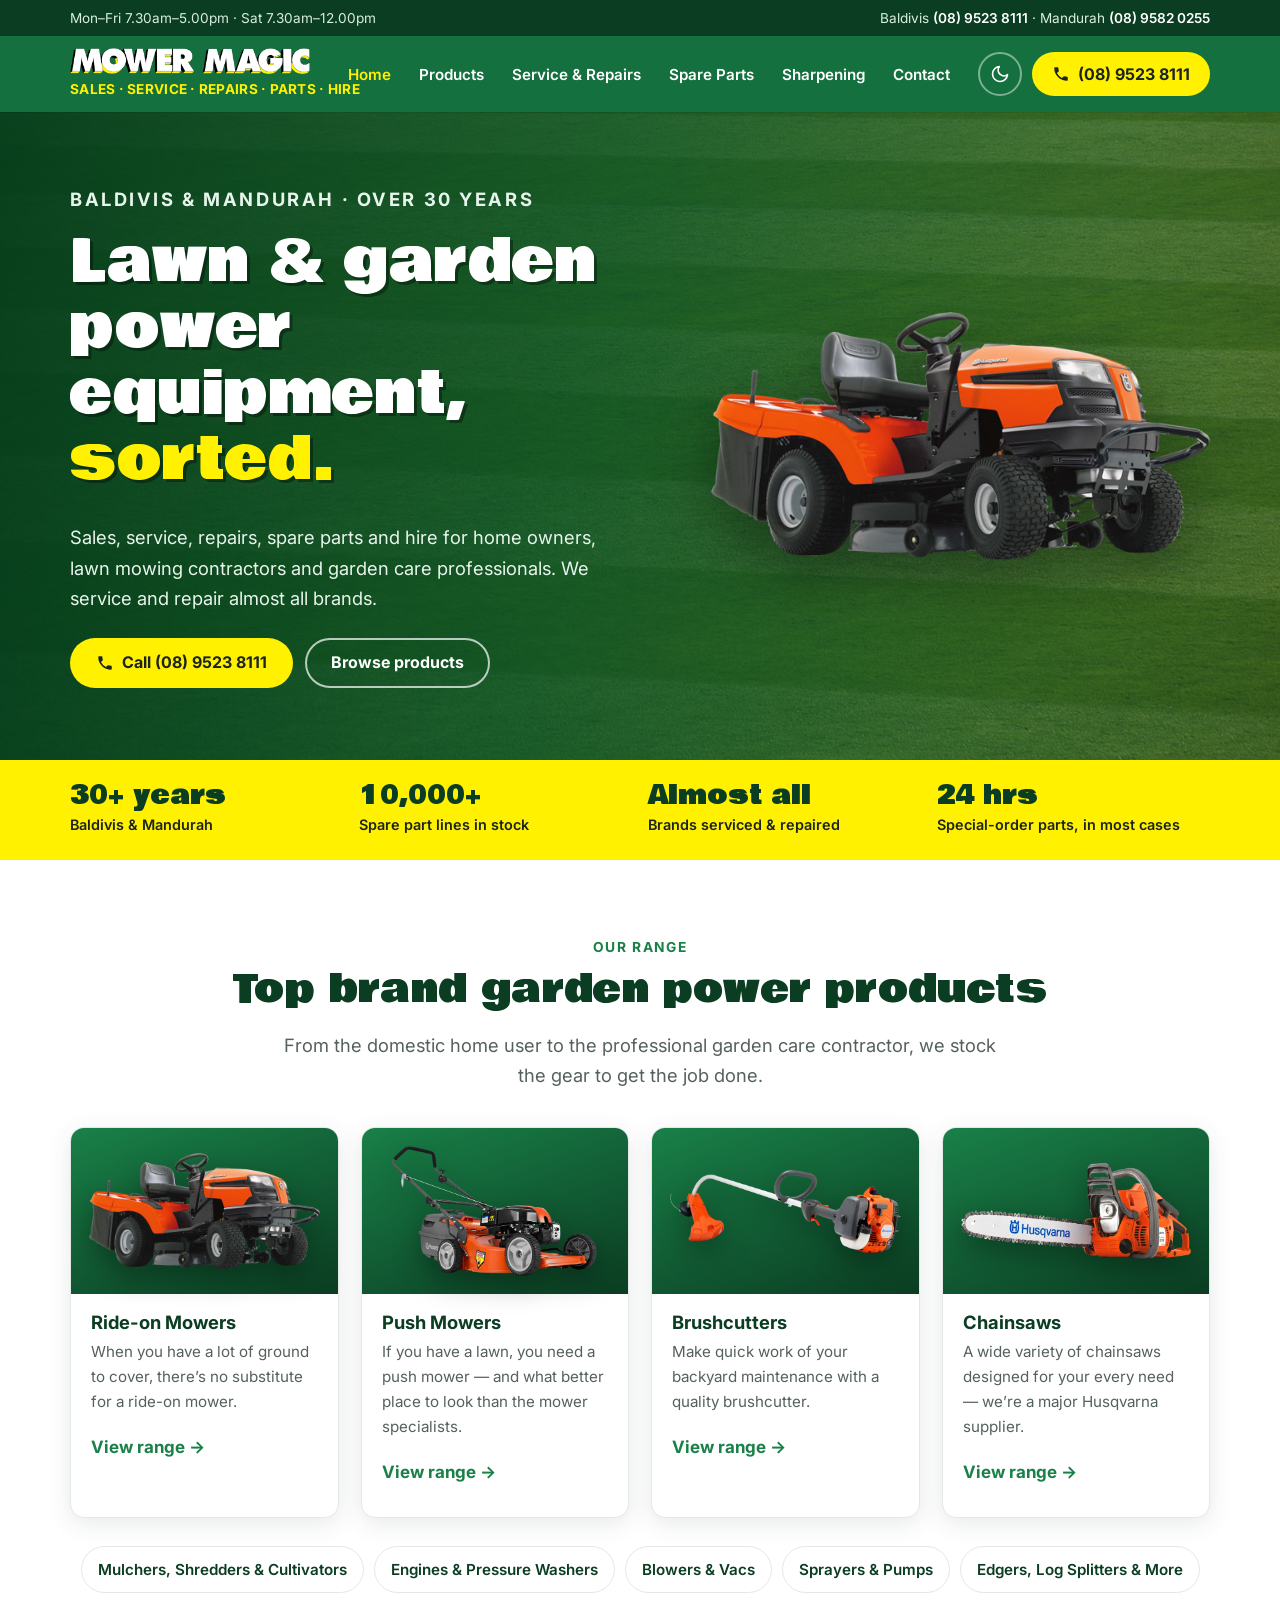
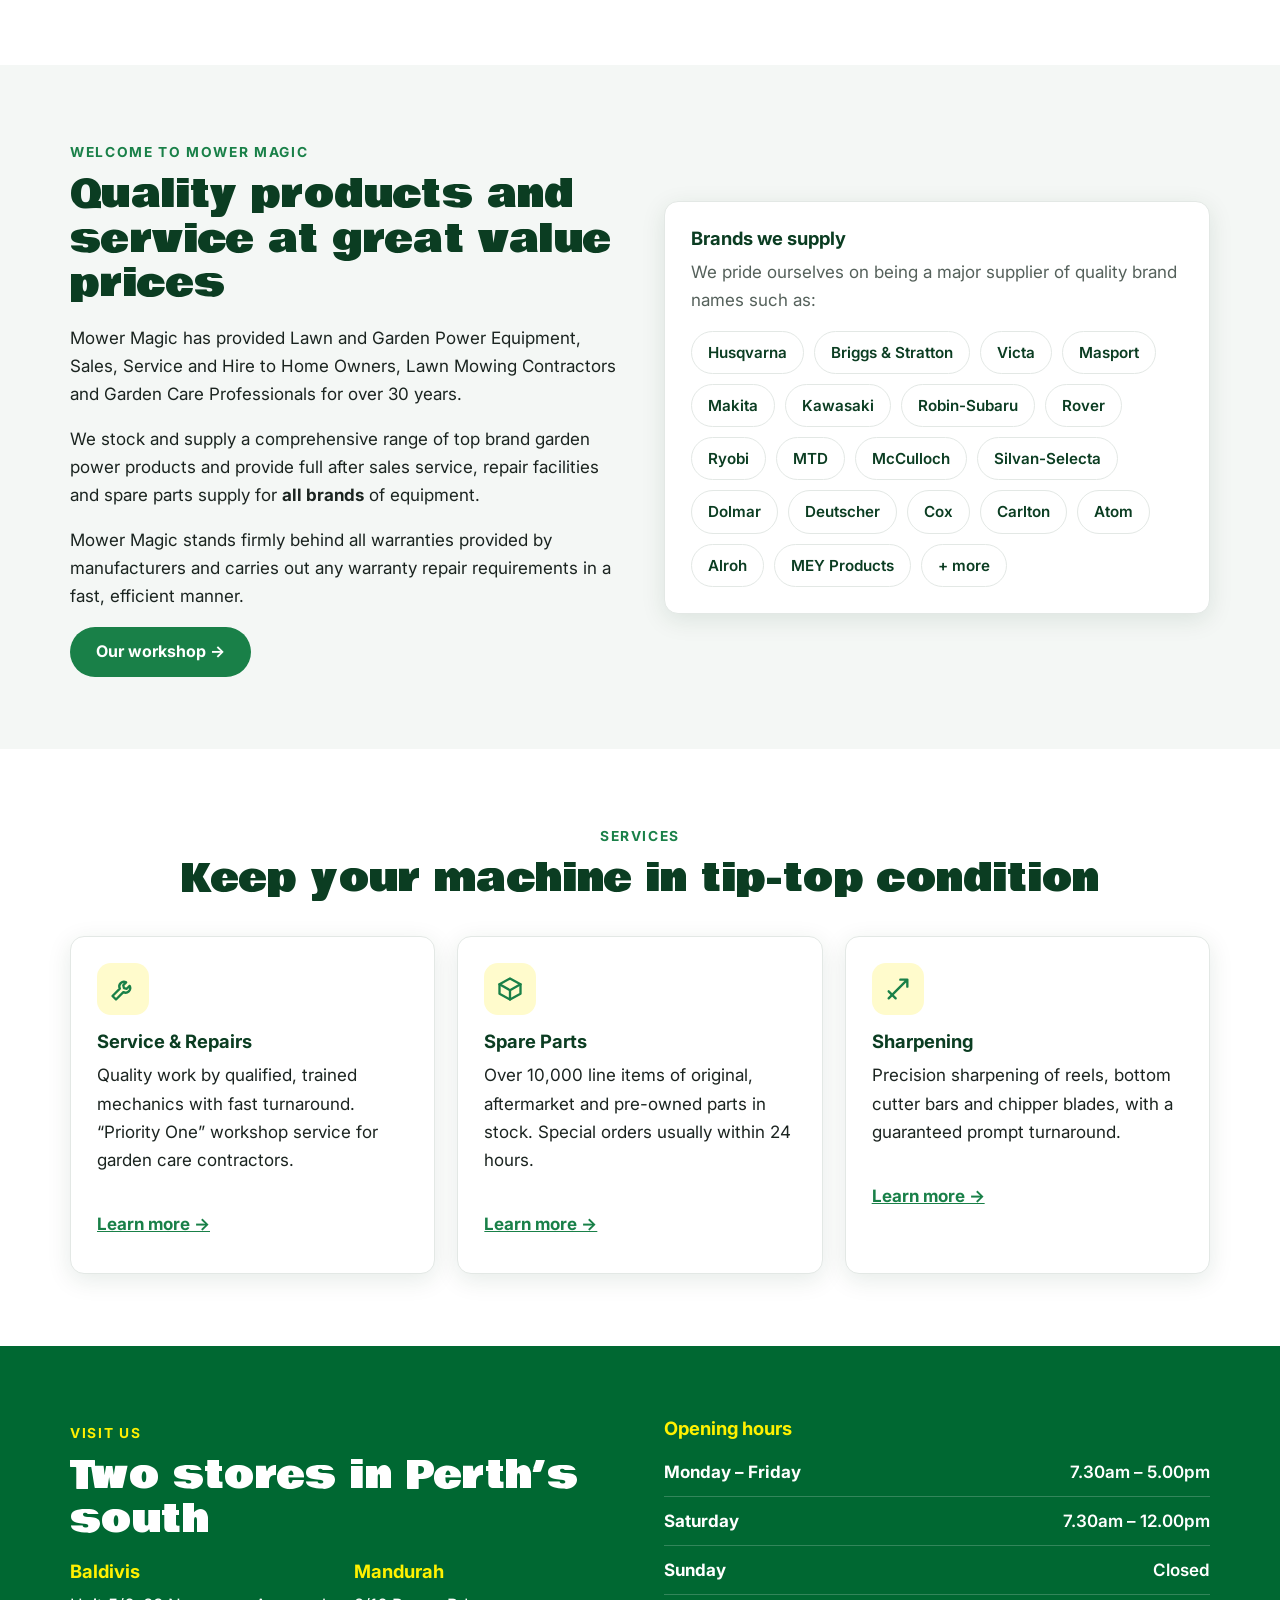
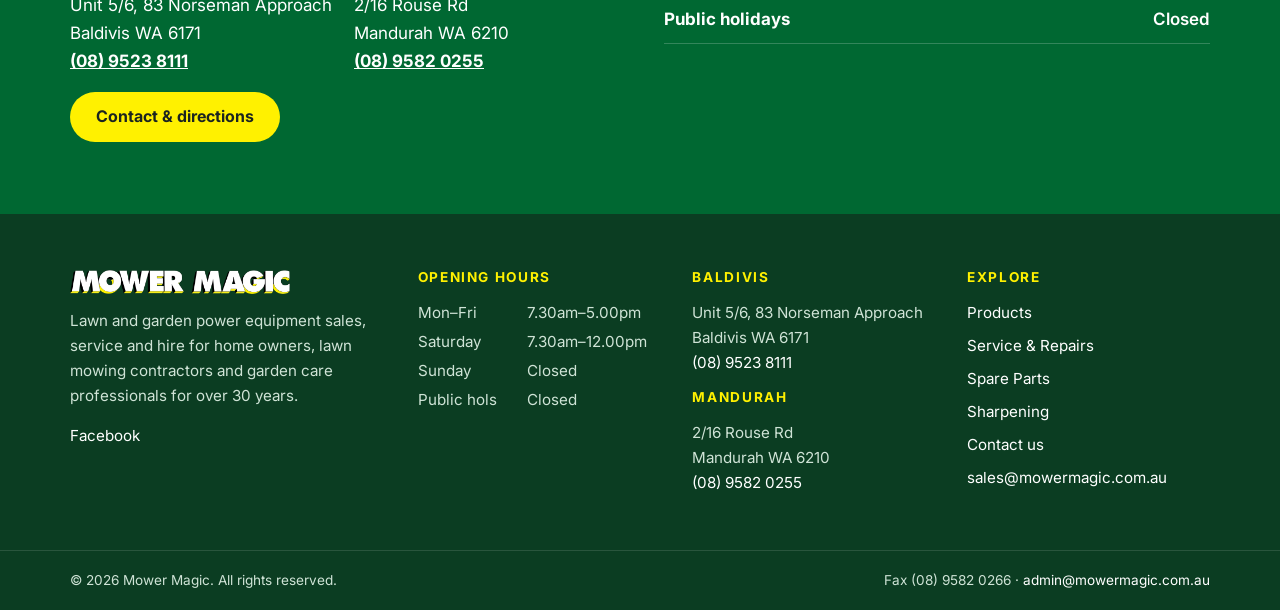
<file: index.html>
<!DOCTYPE html>
<html lang="en-AU">
<head>
  <meta charset="utf-8">
  <meta name="viewport" content="width=device-width, initial-scale=1">
  <meta name="robots" content="noindex">
  <title>Mower Magic | Lawn Mower Sales, Service &amp; Repairs in Baldivis &amp; Mandurah</title>
  <meta name="description" content="Mower Magic: lawn and garden power equipment sales, service, repairs, spare parts and hire in Baldivis and Mandurah WA for over 30 years. Call (08) 9523 8111.">
  <meta name="theme-color" content="#198048">
  <script>(function(d){d.className+=' js';var t;try{t=localStorage.getItem('mm-theme')}catch(e){}if(t!=='light'&&t!=='dark'){t=window.matchMedia&&matchMedia('(prefers-color-scheme: dark)').matches?'dark':'light'}d.setAttribute('data-theme',t)})(document.documentElement);</script>
  <link rel="icon" href="images/logonew.png">
  <link rel="preconnect" href="https://fonts.googleapis.com">
  <link rel="preconnect" href="https://fonts.gstatic.com" crossorigin>
  <link href="https://fonts.googleapis.com/css2?family=Bowlby+One&family=Inter:wght@400;600;700;800&display=swap" rel="stylesheet">
  <link rel="stylesheet" href="css/style.css">
</head>
<body>
<a class="skip" href="#main">Skip to content</a>

<div class="topbar">
  <div class="container">
    <span>Mon&ndash;Fri 7.30am&ndash;5.00pm &middot; Sat 7.30am&ndash;12.00pm</span>
    <span>Baldivis <a href="tel:+61895238111">(08) 9523 8111</a> &middot; Mandurah <a href="tel:+61895820255">(08) 9582 0255</a></span>
  </div>
</div>

<header class="site-header">
  <div class="container">
    <a class="brand" href="index.html" aria-label="Mower Magic home">
      <img src="images/logoretina.png" alt="Mower Magic" width="800" height="87">
      <span>Sales &middot; Service &middot; Repairs &middot; Parts &middot; Hire</span>
    </a>
    <nav class="nav" id="site-nav" aria-label="Main">
      <a href="index.html" aria-current="page">Home</a>
      <a href="products.html">Products</a>
      <a href="repairs.html">Service &amp; Repairs</a>
      <a href="parts.html">Spare Parts</a>
      <a href="sharpening.html">Sharpening</a>
      <a href="contact.html">Contact</a>
    </nav>
    <div class="header-actions">
      <button class="theme-toggle" type="button" aria-label="Switch to dark mode" aria-pressed="false">
        <svg class="i-moon" viewBox="0 0 24 24" fill="none" stroke="currentColor" stroke-width="2" stroke-linecap="round" stroke-linejoin="round" aria-hidden="true"><path d="M21 12.8A9 9 0 1 1 11.2 3a7 7 0 0 0 9.8 9.8z"/></svg>
        <svg class="i-sun" viewBox="0 0 24 24" fill="none" stroke="currentColor" stroke-width="2" stroke-linecap="round" aria-hidden="true"><circle cx="12" cy="12" r="4"/><path d="M12 2v2M12 20v2M4.9 4.9l1.4 1.4M17.7 17.7l1.4 1.4M2 12h2M20 12h2M4.9 19.1l1.4-1.4M17.7 6.3l1.4-1.4"/></svg>
      </button>
      <a class="btn btn--yellow call-btn" href="tel:+61895238111" aria-label="Call Mower Magic Baldivis on (08) 9523 8111">
        <svg viewBox="0 0 24 24" fill="currentColor" aria-hidden="true"><path d="M6.6 10.8a15.1 15.1 0 0 0 6.6 6.6l2.2-2.2a1 1 0 0 1 1-.25 11.4 11.4 0 0 0 3.6.57 1 1 0 0 1 1 1V20a1 1 0 0 1-1 1A17 17 0 0 1 3 4a1 1 0 0 1 1-1h3.5a1 1 0 0 1 1 1c0 1.25.2 2.45.57 3.57a1 1 0 0 1-.25 1z"/></svg>
        <span class="call-label">(08) 9523 8111</span><span class="call-short">Call</span>
      </a>
      <button class="menu-toggle" type="button" aria-controls="site-nav" aria-expanded="false" aria-label="Open menu"><span></span></button>
    </div>
  </div>
</header>

<main id="main">

<section class="hero">
  <div class="container">
    <div>
      <p class="tagline">Baldivis &amp; Mandurah &middot; Over 30 years</p>
      <h1>Lawn &amp; garden power equipment, <em>sorted.</em></h1>
      <p>Sales, service, repairs, spare parts and hire for home owners, lawn mowing contractors and garden care professionals. We service and repair almost all brands.</p>
      <div class="hero-actions">
        <a class="btn btn--yellow" href="tel:+61895238111">
          <svg viewBox="0 0 24 24" fill="currentColor" aria-hidden="true"><path d="M6.6 10.8a15.1 15.1 0 0 0 6.6 6.6l2.2-2.2a1 1 0 0 1 1-.25 11.4 11.4 0 0 0 3.6.57 1 1 0 0 1 1 1V20a1 1 0 0 1-1 1A17 17 0 0 1 3 4a1 1 0 0 1 1-1h3.5a1 1 0 0 1 1 1c0 1.25.2 2.45.57 3.57a1 1 0 0 1-.25 1z"/></svg>
          Call (08) 9523 8111
        </a>
        <a class="btn btn--ghost" href="products.html">Browse products</a>
      </div>
    </div>
    <div class="hero-img">
      <img src="images/DErideon.png" alt="Husqvarna ride-on mower" width="601" height="300">
    </div>
  </div>
</section>

<section class="stats" aria-label="At a glance">
  <div class="container">
    <div class="stat"><strong>30+ years</strong><span>Baldivis &amp; Mandurah</span></div>
    <div class="stat"><strong>10,000+</strong><span>Spare part lines in stock</span></div>
    <div class="stat"><strong>Almost all</strong><span>Brands serviced &amp; repaired</span></div>
    <div class="stat"><strong>24 hrs</strong><span>Special-order parts, in most cases</span></div>
  </div>
</section>

<section class="section">
  <div class="container">
    <div class="center">
      <span class="eyebrow">Our range</span>
      <h2>Top brand garden power products</h2>
      <p class="lead">From the domestic home user to the professional garden care contractor, we stock the gear to get the job done.</p>
    </div>
    <div class="grid grid--4" style="margin-top:36px">
      <a class="cat-card" href="products.html#ride-on-mowers">
        <div class="cat-img"><img src="images/DErideon.png" alt="" width="601" height="300" loading="lazy" decoding="async"></div>
        <div class="cat-body">
          <h3>Ride-on Mowers</h3>
          <p>When you have a lot of ground to cover, there&rsquo;s no substitute for a ride-on mower.</p>
          <span class="more">View range &rarr;</span>
        </div>
      </a>
      <a class="cat-card" href="products.html#push-mowers">
        <div class="cat-img"><img src="images/DEmower.png" alt="" width="600" height="383" loading="lazy" decoding="async"></div>
        <div class="cat-body">
          <h3>Push Mowers</h3>
          <p>If you have a lawn, you need a push mower &mdash; and what better place to look than the mower specialists.</p>
          <span class="more">View range &rarr;</span>
        </div>
      </a>
      <a class="cat-card" href="products.html#brushcutters">
        <div class="cat-img"><img src="images/DEwhipsnip1.png" alt="" width="700" height="252" loading="lazy" decoding="async"></div>
        <div class="cat-body">
          <h3>Brushcutters</h3>
          <p>Make quick work of your backyard maintenance with a quality brushcutter.</p>
          <span class="more">View range &rarr;</span>
        </div>
      </a>
      <a class="cat-card" href="products.html#chainsaws">
        <div class="cat-img"><img src="images/DEchainsaw1.png" alt="" width="720" height="300" loading="lazy" decoding="async"></div>
        <div class="cat-body">
          <h3>Chainsaws</h3>
          <p>A wide variety of chainsaws designed for your every need &mdash; we&rsquo;re a major Husqvarna supplier.</p>
          <span class="more">View range &rarr;</span>
        </div>
      </a>
    </div>
    <div class="cat-list">
      <a href="products.html#mulchers">Mulchers, Shredders &amp; Cultivators</a>
      <a href="products.html#engines">Engines &amp; Pressure Washers</a>
      <a href="products.html#blowers">Blowers &amp; Vacs</a>
      <a href="products.html#sprayers">Sprayers &amp; Pumps</a>
      <a href="products.html#other">Edgers, Log Splitters &amp; More</a>
    </div>
  </div>
</section>

<section class="section section--soft">
  <div class="container split">
    <div>
      <span class="eyebrow">Welcome to Mower Magic</span>
      <h2>Quality products and service at great value prices</h2>
      <p>Mower Magic has provided Lawn and Garden Power Equipment, Sales, Service and Hire to Home Owners, Lawn Mowing Contractors and Garden Care Professionals for over 30 years.</p>
      <p>We stock and supply a comprehensive range of top brand garden power products and provide full after sales service, repair facilities and spare parts supply for <strong>all brands</strong> of equipment.</p>
      <p>Mower Magic stands firmly behind all warranties provided by manufacturers and carries out any warranty repair requirements in a fast, efficient manner.</p>
      <a class="btn btn--green" href="repairs.html">Our workshop &rarr;</a>
    </div>
    <div class="card">
      <h3>Brands we supply</h3>
      <p style="color:var(--muted)">We pride ourselves on being a major supplier of quality brand names such as:</p>
      <ul class="pill-list">
        <li>Husqvarna</li><li>Briggs &amp; Stratton</li><li>Victa</li><li>Masport</li><li>Makita</li><li>Kawasaki</li>
        <li>Robin-Subaru</li><li>Rover</li><li>Ryobi</li><li>MTD</li><li>McCulloch</li><li>Silvan-Selecta</li>
        <li>Dolmar</li><li>Deutscher</li><li>Cox</li><li>Carlton</li><li>Atom</li><li>Alroh</li><li>MEY Products</li><li>+ more</li>
      </ul>
    </div>
  </div>
</section>

<section class="section">
  <div class="container">
    <div class="center">
      <span class="eyebrow">Services</span>
      <h2>Keep your machine in tip-top condition</h2>
    </div>
    <div class="grid grid--3" style="margin-top:36px">
      <div class="card">
        <div class="icon-badge"><svg viewBox="0 0 24 24" fill="none" stroke="currentColor" stroke-width="2" stroke-linecap="round" stroke-linejoin="round" aria-hidden="true"><path d="M14.7 6.3a4 4 0 0 0-5.4 5.4L3 18l3 3 6.3-6.3a4 4 0 0 0 5.4-5.4l-2.5 2.5-2.4-.6-.6-2.4z"/></svg></div>
        <h3>Service &amp; Repairs</h3>
        <p>Quality work by qualified, trained mechanics with fast turnaround. &ldquo;Priority One&rdquo; workshop service for garden care contractors.</p>
        <a class="more" href="repairs.html">Learn more &rarr;</a>
      </div>
      <div class="card">
        <div class="icon-badge"><svg viewBox="0 0 24 24" fill="none" stroke="currentColor" stroke-width="2" stroke-linecap="round" stroke-linejoin="round" aria-hidden="true"><path d="M21 8l-9-5-9 5v8l9 5 9-5z"/><path d="M3 8l9 5 9-5M12 13v8"/></svg></div>
        <h3>Spare Parts</h3>
        <p>Over 10,000 line items of original, aftermarket and pre-owned parts in stock. Special orders usually within 24 hours.</p>
        <a class="more" href="parts.html">Learn more &rarr;</a>
      </div>
      <div class="card">
        <div class="icon-badge"><svg viewBox="0 0 24 24" fill="none" stroke="currentColor" stroke-width="2" stroke-linecap="round" stroke-linejoin="round" aria-hidden="true"><path d="M4 20L20 4M14 4h6v6"/><path d="M4 14l6 6"/></svg></div>
        <h3>Sharpening</h3>
        <p>Precision sharpening of reels, bottom cutter bars and chipper blades, with a guaranteed prompt turnaround.</p>
        <a class="more" href="sharpening.html">Learn more &rarr;</a>
      </div>
    </div>
  </div>
</section>

<section class="section section--green">
  <div class="container split split--top">
    <div>
      <span class="eyebrow">Visit us</span>
      <h2>Two stores in Perth&rsquo;s south</h2>
      <div class="grid grid--2" style="margin-top:20px">
        <div>
          <h3 style="color:var(--yellow)">Baldivis</h3>
          <p>Unit 5/6, 83 Norseman Approach<br>Baldivis WA 6171<br><a style="color:#fff;font-weight:700" href="tel:+61895238111">(08) 9523 8111</a></p>
        </div>
        <div>
          <h3 style="color:var(--yellow)">Mandurah</h3>
          <p>2/16 Rouse Rd<br>Mandurah WA 6210<br><a style="color:#fff;font-weight:700" href="tel:+61895820255">(08) 9582 0255</a></p>
        </div>
      </div>
      <a class="btn btn--yellow" href="contact.html">Contact &amp; directions</a>
    </div>
    <div>
      <h3 style="color:var(--yellow)">Opening hours</h3>
      <table class="hours">
        <tr><th scope="row">Monday &ndash; Friday</th><td>7.30am &ndash; 5.00pm</td></tr>
        <tr><th scope="row">Saturday</th><td>7.30am &ndash; 12.00pm</td></tr>
        <tr><th scope="row">Sunday</th><td>Closed</td></tr>
        <tr><th scope="row">Public holidays</th><td>Closed</td></tr>
      </table>
    </div>
  </div>
</section>
</main>

<footer class="site-footer">
  <div class="container">
    <div>
      <img class="footer-logo" src="images/logoretina.png" alt="Mower Magic" width="800" height="87" loading="lazy" decoding="async">
      <p>Lawn and garden power equipment sales, service and hire for home owners, lawn mowing contractors and garden care professionals for over 30 years.</p>
      <p><a href="https://www.facebook.com/mowermagicmandurah" rel="noopener">Facebook</a></p>
    </div>
    <div>
      <h3>Opening hours</h3>
      <div class="footer-hours">
        <span>Mon&ndash;Fri</span><span>7.30am&ndash;5.00pm</span>
        <span>Saturday</span><span>7.30am&ndash;12.00pm</span>
        <span>Sunday</span><span>Closed</span>
        <span>Public hols</span><span>Closed</span>
      </div>
    </div>
    <div>
      <h3>Baldivis</h3>
      <p>Unit 5/6, 83 Norseman Approach<br>Baldivis WA 6171<br><a href="tel:+61895238111">(08) 9523 8111</a></p>
      <h3>Mandurah</h3>
      <p>2/16 Rouse Rd<br>Mandurah WA 6210<br><a href="tel:+61895820255">(08) 9582 0255</a></p>
    </div>
    <div>
      <h3>Explore</h3>
      <ul>
        <li><a href="products.html">Products</a></li>
        <li><a href="repairs.html">Service &amp; Repairs</a></li>
        <li><a href="parts.html">Spare Parts</a></li>
        <li><a href="sharpening.html">Sharpening</a></li>
        <li><a href="contact.html">Contact us</a></li>
        <li><a href="mailto:sales@mowermagic.com.au">sales@mowermagic.com.au</a></li>
      </ul>
    </div>
  </div>
  <div class="footer-bottom">
    <div class="container">
      <span>&copy; <span id="year">2026</span> Mower Magic. All rights reserved.</span>
      <span>Fax (08) 9582 0266 &middot; <a href="mailto:admin@mowermagic.com.au">admin@mowermagic.com.au</a></span>
    </div>
  </div>
</footer>

<a class="mobile-call" href="tel:+61895238111">
  <svg viewBox="0 0 24 24" fill="currentColor" aria-hidden="true"><path d="M6.6 10.8a15.1 15.1 0 0 0 6.6 6.6l2.2-2.2a1 1 0 0 1 1-.25 11.4 11.4 0 0 0 3.6.57 1 1 0 0 1 1 1V20a1 1 0 0 1-1 1A17 17 0 0 1 3 4a1 1 0 0 1 1-1h3.5a1 1 0 0 1 1 1c0 1.25.2 2.45.57 3.57a1 1 0 0 1-.25 1z"/></svg>
  Call Baldivis (08) 9523 8111
</a>

<script src="js/main.js"></script>
</body>
</html>
</file>
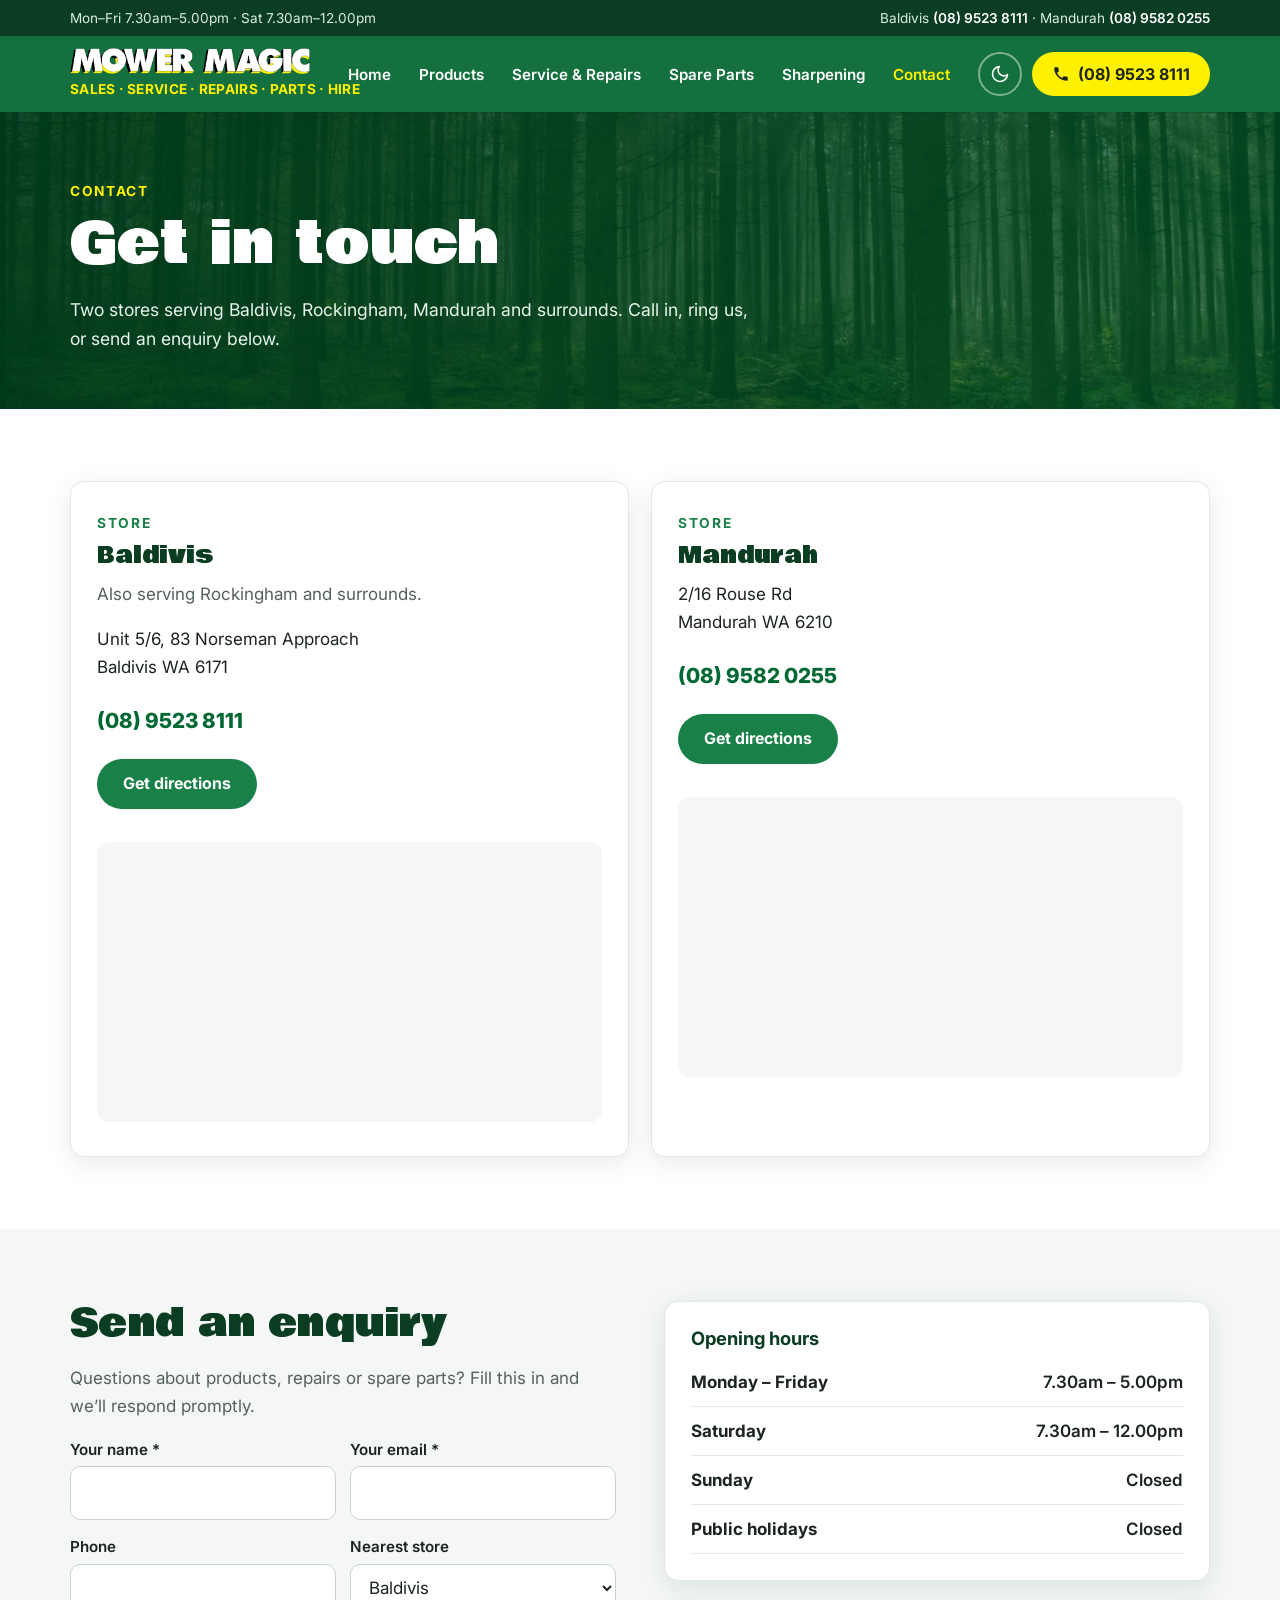
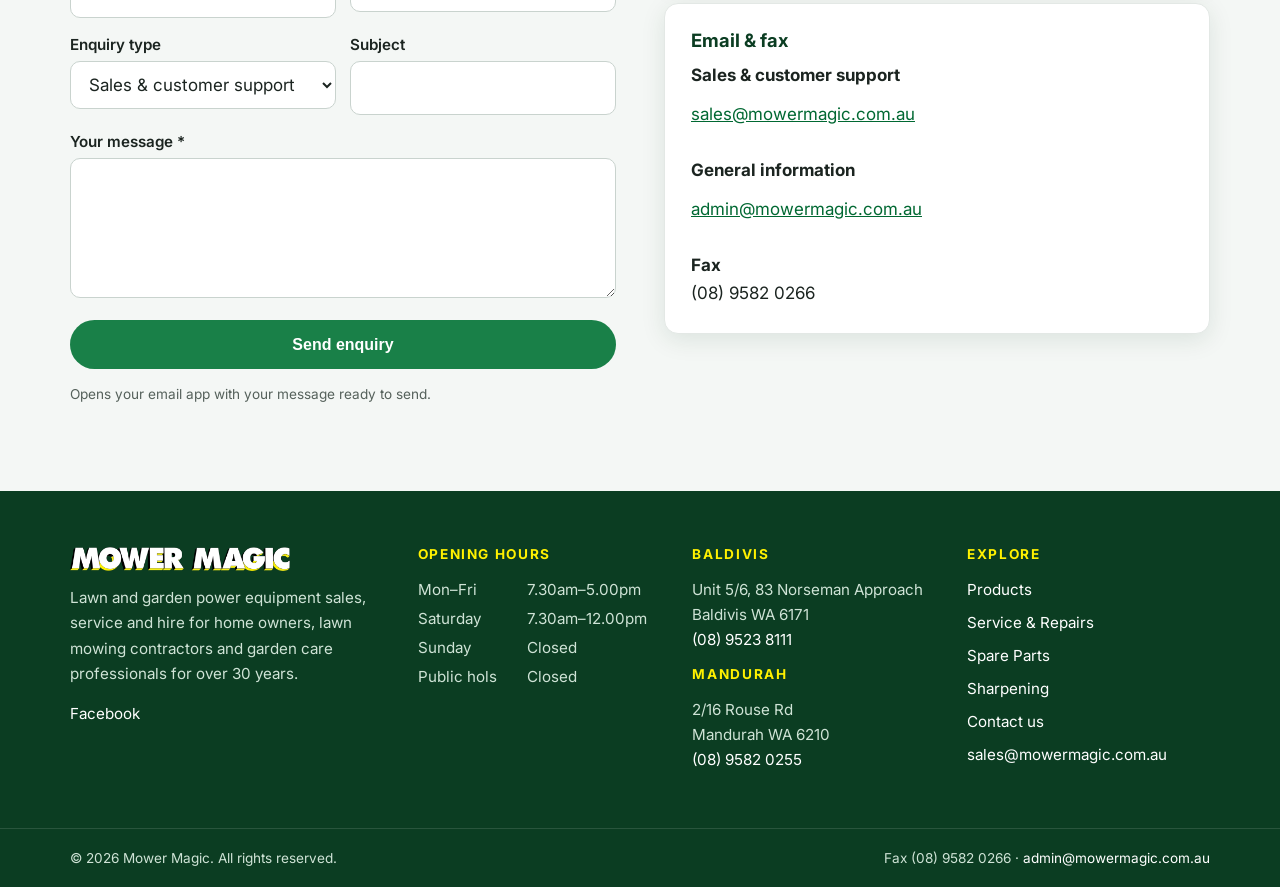
<file: contact.html>
<!DOCTYPE html>
<html lang="en-AU">
<head>
  <meta charset="utf-8">
  <meta name="viewport" content="width=device-width, initial-scale=1">
  <meta name="robots" content="noindex">
  <title>Contact | Mower Magic Baldivis &amp; Mandurah</title>
  <meta name="description" content="Contact Mower Magic in Baldivis (08) 9523 8111 or Mandurah (08) 9582 0255. Opening hours, directions and enquiries.">
  <meta name="theme-color" content="#198048">
  <script>(function(d){d.className+=' js';var t;try{t=localStorage.getItem('mm-theme')}catch(e){}if(t!=='light'&&t!=='dark'){t=window.matchMedia&&matchMedia('(prefers-color-scheme: dark)').matches?'dark':'light'}d.setAttribute('data-theme',t)})(document.documentElement);</script>
  <link rel="icon" href="images/logonew.png">
  <link rel="preconnect" href="https://fonts.googleapis.com">
  <link rel="preconnect" href="https://fonts.gstatic.com" crossorigin>
  <link href="https://fonts.googleapis.com/css2?family=Bowlby+One&family=Inter:wght@400;600;700;800&display=swap" rel="stylesheet">
  <link rel="stylesheet" href="css/style.css">
</head>
<body>
<a class="skip" href="#main">Skip to content</a>

<div class="topbar">
  <div class="container">
    <span>Mon&ndash;Fri 7.30am&ndash;5.00pm &middot; Sat 7.30am&ndash;12.00pm</span>
    <span>Baldivis <a href="tel:+61895238111">(08) 9523 8111</a> &middot; Mandurah <a href="tel:+61895820255">(08) 9582 0255</a></span>
  </div>
</div>

<header class="site-header">
  <div class="container">
    <a class="brand" href="index.html" aria-label="Mower Magic home">
      <img src="images/logoretina.png" alt="Mower Magic" width="800" height="87">
      <span>Sales &middot; Service &middot; Repairs &middot; Parts &middot; Hire</span>
    </a>
    <nav class="nav" id="site-nav" aria-label="Main">
      <a href="index.html">Home</a>
      <a href="products.html">Products</a>
      <a href="repairs.html">Service &amp; Repairs</a>
      <a href="parts.html">Spare Parts</a>
      <a href="sharpening.html">Sharpening</a>
      <a href="contact.html" aria-current="page">Contact</a>
    </nav>
    <div class="header-actions">
      <button class="theme-toggle" type="button" aria-label="Switch to dark mode" aria-pressed="false">
        <svg class="i-moon" viewBox="0 0 24 24" fill="none" stroke="currentColor" stroke-width="2" stroke-linecap="round" stroke-linejoin="round" aria-hidden="true"><path d="M21 12.8A9 9 0 1 1 11.2 3a7 7 0 0 0 9.8 9.8z"/></svg>
        <svg class="i-sun" viewBox="0 0 24 24" fill="none" stroke="currentColor" stroke-width="2" stroke-linecap="round" aria-hidden="true"><circle cx="12" cy="12" r="4"/><path d="M12 2v2M12 20v2M4.9 4.9l1.4 1.4M17.7 17.7l1.4 1.4M2 12h2M20 12h2M4.9 19.1l1.4-1.4M17.7 6.3l1.4-1.4"/></svg>
      </button>
      <a class="btn btn--yellow call-btn" href="tel:+61895238111" aria-label="Call Mower Magic Baldivis on (08) 9523 8111">
        <svg viewBox="0 0 24 24" fill="currentColor" aria-hidden="true"><path d="M6.6 10.8a15.1 15.1 0 0 0 6.6 6.6l2.2-2.2a1 1 0 0 1 1-.25 11.4 11.4 0 0 0 3.6.57 1 1 0 0 1 1 1V20a1 1 0 0 1-1 1A17 17 0 0 1 3 4a1 1 0 0 1 1-1h3.5a1 1 0 0 1 1 1c0 1.25.2 2.45.57 3.57a1 1 0 0 1-.25 1z"/></svg>
        <span class="call-label">(08) 9523 8111</span><span class="call-short">Call</span>
      </a>
      <button class="menu-toggle" type="button" aria-controls="site-nav" aria-expanded="false" aria-label="Open menu"><span></span></button>
    </div>
  </div>
</header>

<main id="main">

<section class="page-hero" style="--hero-img:url('../images/sliderbg11-1600.jpg')">
  <div class="container">
    <span class="eyebrow">Contact</span>
    <h1>Get in touch</h1>
    <p>Two stores serving Baldivis, Rockingham, Mandurah and surrounds. Call in, ring us, or send an enquiry below.</p>
  </div>
</section>

<section class="section">
    <h2 class="vh-h">Our stores</h2>
  <div class="container grid grid--2">
    <div class="card loc">
      <span class="eyebrow">Store</span>
      <h3>Baldivis</h3>
      <p style="color:var(--muted)">Also serving Rockingham and surrounds.</p>
      <address>Unit 5/6, 83 Norseman Approach<br>Baldivis WA 6171</address>
      <a class="phone" href="tel:+61895238111">(08) 9523 8111</a>
      <p style="margin-top:12px"><a class="btn btn--green" href="https://www.google.com/maps/search/?api=1&amp;query=Unit+5%2F6%2C+83+Norseman+Approach%2C+Baldivis+WA+6171" rel="noopener">Get directions</a></p>
      <iframe class="map" title="Map of Mower Magic Baldivis" loading="lazy" referrerpolicy="no-referrer-when-downgrade"
        src="https://maps.google.com/maps?q=83%20Norseman%20Approach%2C%20Baldivis%20WA%206171&amp;z=15&amp;output=embed"></iframe>
    </div>
    <div class="card loc">
      <span class="eyebrow">Store</span>
      <h3>Mandurah</h3>
      <address>2/16 Rouse Rd<br>Mandurah WA 6210</address>
      <a class="phone" href="tel:+61895820255">(08) 9582 0255</a>
      <p style="margin-top:12px"><a class="btn btn--green" href="https://www.google.com/maps/search/?api=1&amp;query=2%2F16+Rouse+Rd%2C+Mandurah+WA+6210" rel="noopener">Get directions</a></p>
      <iframe class="map" title="Map of Mower Magic Mandurah" loading="lazy" referrerpolicy="no-referrer-when-downgrade"
        src="https://maps.google.com/maps?q=16%20Rouse%20Rd%2C%20Mandurah%20WA%206210&amp;z=15&amp;output=embed"></iframe>
    </div>
  </div>
</section>

<section class="section section--soft">
  <div class="container split split--top">
    <div>
      <h2>Send an enquiry</h2>
      <p style="color:var(--muted)">Questions about products, repairs or spare parts? Fill this in and we&rsquo;ll respond promptly.</p>
      <form class="form" id="enquiry-form">
        <div class="row">
          <div><label for="f-name">Your name *</label><input id="f-name" name="name" required autocomplete="name"></div>
          <div><label for="f-email">Your email *</label><input id="f-email" name="email" type="email" required autocomplete="email"></div>
        </div>
        <div class="row">
          <div><label for="f-phone">Phone</label><input id="f-phone" name="phone" type="tel" autocomplete="tel"></div>
          <div><label for="f-store">Nearest store</label>
            <select id="f-store" name="store"><option>Baldivis</option><option>Mandurah</option></select></div>
        </div>
        <div class="row">
          <div><label for="f-topic">Enquiry type</label>
            <select id="f-topic" name="topic"><option value="sales">Sales &amp; customer support</option><option value="general">General information</option></select></div>
          <div><label for="f-subject">Subject</label><input id="f-subject" name="subject"></div>
        </div>
        <div><label for="f-message">Your message *</label><textarea id="f-message" name="message" required></textarea></div>
        <button class="btn btn--green" type="submit">Send enquiry</button>
        <p class="form-note">Opens your email app with your message ready to send.</p>
      </form>
    </div>
    <div>
      <div class="card">
        <h3>Opening hours</h3>
        <table class="hours">
          <tr><th scope="row">Monday &ndash; Friday</th><td>7.30am &ndash; 5.00pm</td></tr>
          <tr><th scope="row">Saturday</th><td>7.30am &ndash; 12.00pm</td></tr>
          <tr><th scope="row">Sunday</th><td>Closed</td></tr>
          <tr><th scope="row">Public holidays</th><td>Closed</td></tr>
        </table>
      </div>
      <div class="card" style="margin-top:22px">
        <h3>Email &amp; fax</h3>
        <p><strong>Sales &amp; customer support</strong><br><a href="mailto:sales@mowermagic.com.au">sales@mowermagic.com.au</a></p>
        <p><strong>General information</strong><br><a href="mailto:admin@mowermagic.com.au">admin@mowermagic.com.au</a></p>
        <p><strong>Fax</strong><br>(08) 9582 0266</p>
      </div>
    </div>
  </div>
</section>
</main>

<footer class="site-footer">
  <div class="container">
    <div>
      <img class="footer-logo" src="images/logoretina.png" alt="Mower Magic" width="800" height="87" loading="lazy" decoding="async">
      <p>Lawn and garden power equipment sales, service and hire for home owners, lawn mowing contractors and garden care professionals for over 30 years.</p>
      <p><a href="https://www.facebook.com/mowermagicmandurah" rel="noopener">Facebook</a></p>
    </div>
    <div>
      <h3>Opening hours</h3>
      <div class="footer-hours">
        <span>Mon&ndash;Fri</span><span>7.30am&ndash;5.00pm</span>
        <span>Saturday</span><span>7.30am&ndash;12.00pm</span>
        <span>Sunday</span><span>Closed</span>
        <span>Public hols</span><span>Closed</span>
      </div>
    </div>
    <div>
      <h3>Baldivis</h3>
      <p>Unit 5/6, 83 Norseman Approach<br>Baldivis WA 6171<br><a href="tel:+61895238111">(08) 9523 8111</a></p>
      <h3>Mandurah</h3>
      <p>2/16 Rouse Rd<br>Mandurah WA 6210<br><a href="tel:+61895820255">(08) 9582 0255</a></p>
    </div>
    <div>
      <h3>Explore</h3>
      <ul>
        <li><a href="products.html">Products</a></li>
        <li><a href="repairs.html">Service &amp; Repairs</a></li>
        <li><a href="parts.html">Spare Parts</a></li>
        <li><a href="sharpening.html">Sharpening</a></li>
        <li><a href="contact.html">Contact us</a></li>
        <li><a href="mailto:sales@mowermagic.com.au">sales@mowermagic.com.au</a></li>
      </ul>
    </div>
  </div>
  <div class="footer-bottom">
    <div class="container">
      <span>&copy; <span id="year">2026</span> Mower Magic. All rights reserved.</span>
      <span>Fax (08) 9582 0266 &middot; <a href="mailto:admin@mowermagic.com.au">admin@mowermagic.com.au</a></span>
    </div>
  </div>
</footer>

<a class="mobile-call" href="tel:+61895238111">
  <svg viewBox="0 0 24 24" fill="currentColor" aria-hidden="true"><path d="M6.6 10.8a15.1 15.1 0 0 0 6.6 6.6l2.2-2.2a1 1 0 0 1 1-.25 11.4 11.4 0 0 0 3.6.57 1 1 0 0 1 1 1V20a1 1 0 0 1-1 1A17 17 0 0 1 3 4a1 1 0 0 1 1-1h3.5a1 1 0 0 1 1 1c0 1.25.2 2.45.57 3.57a1 1 0 0 1-.25 1z"/></svg>
  Call Baldivis (08) 9523 8111
</a>

<script src="js/main.js"></script>
</body>
</html>
</file>
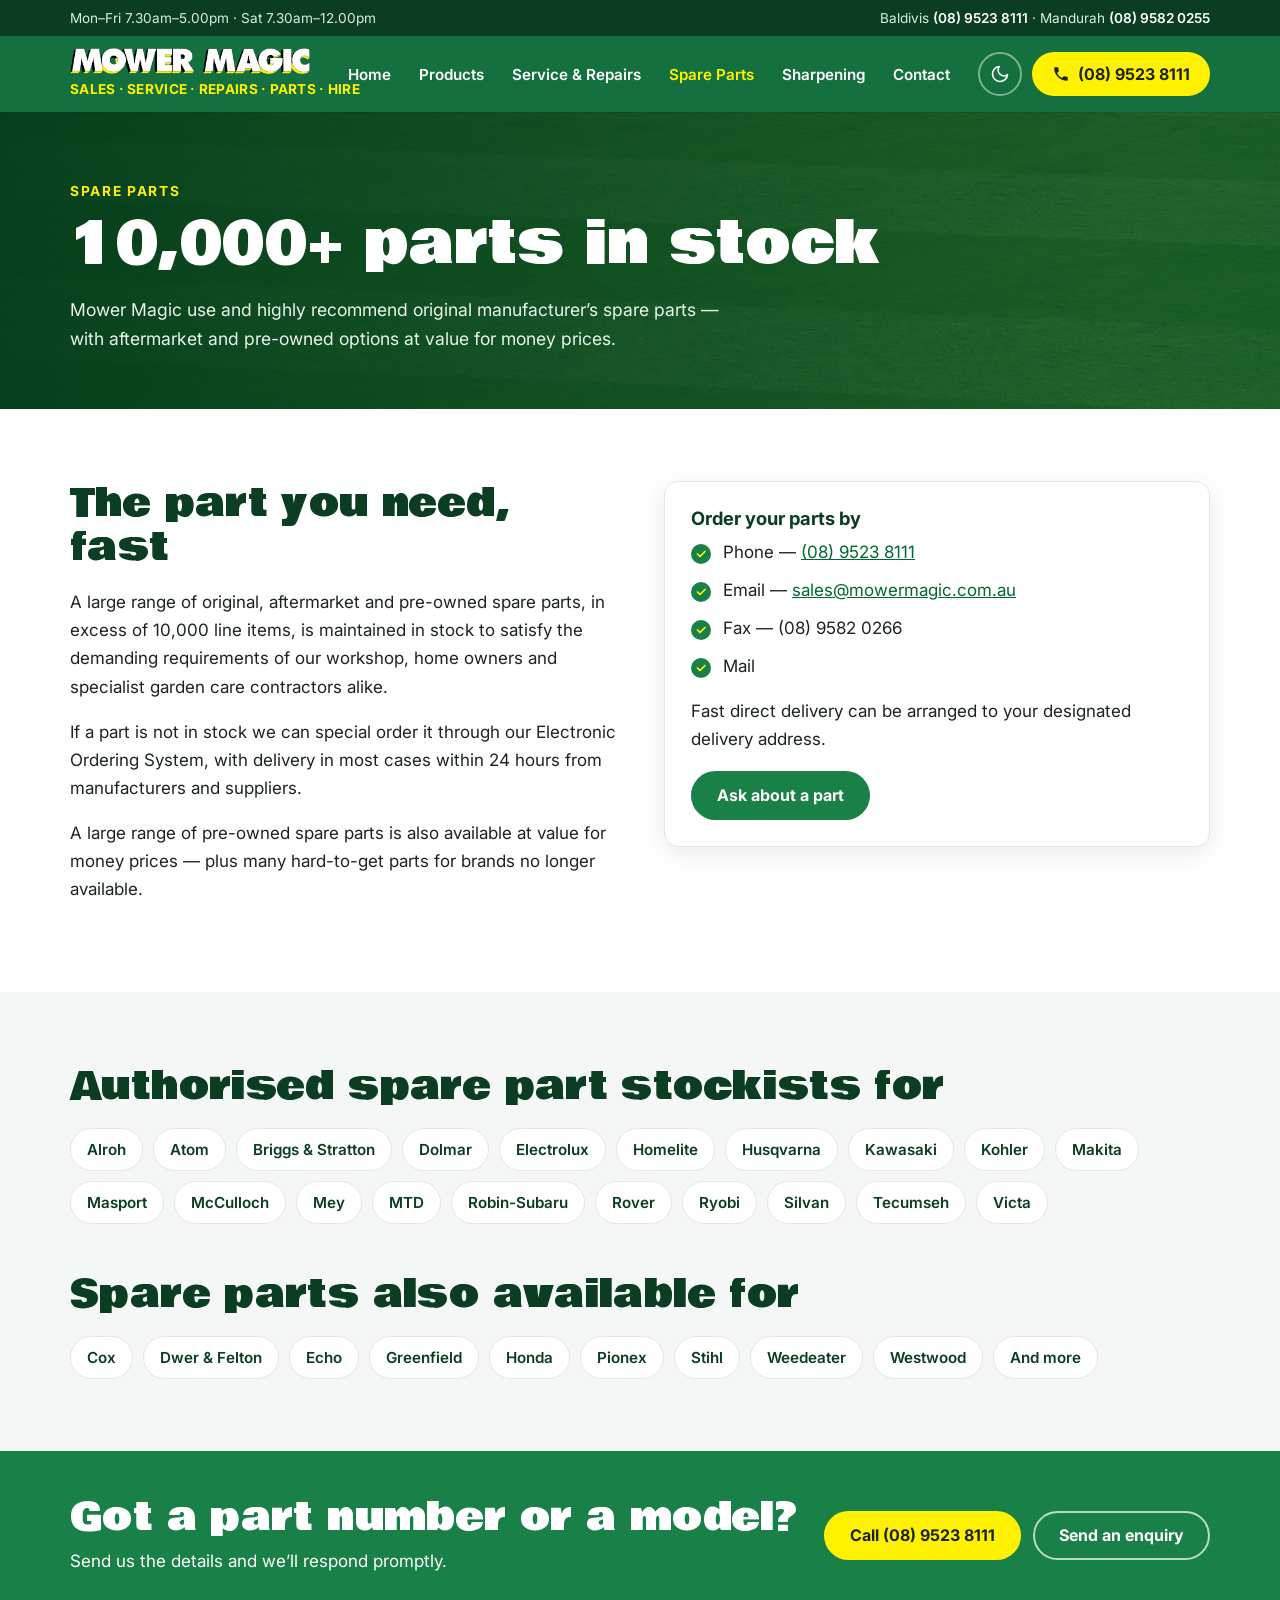
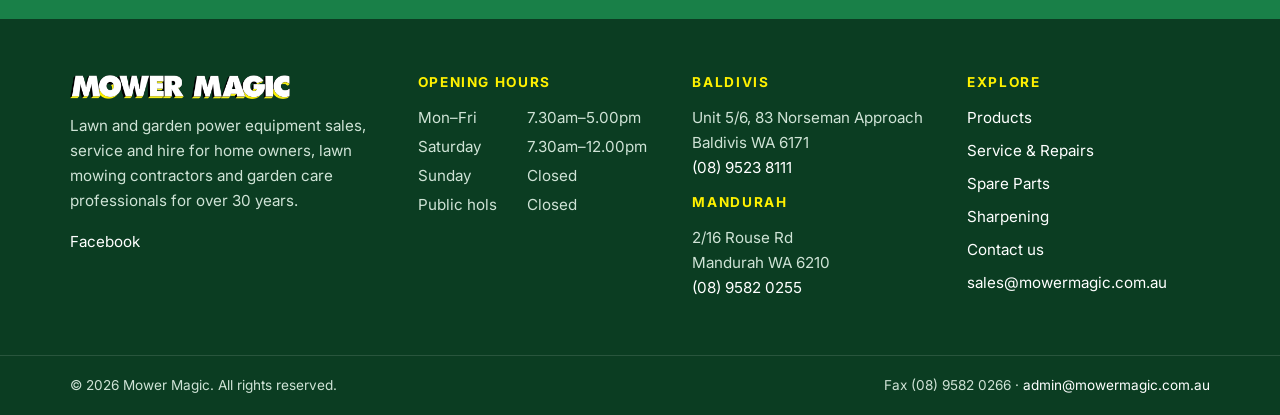
<file: parts.html>
<!DOCTYPE html>
<html lang="en-AU">
<head>
  <meta charset="utf-8">
  <meta name="viewport" content="width=device-width, initial-scale=1">
  <meta name="robots" content="noindex">
  <title>Spare Parts | Mower Magic</title>
  <meta name="description" content="Over 10,000 original, aftermarket and pre-owned spare parts in stock, with special orders usually within 24 hours.">
  <meta name="theme-color" content="#198048">
  <script>(function(d){d.className+=' js';var t;try{t=localStorage.getItem('mm-theme')}catch(e){}if(t!=='light'&&t!=='dark'){t=window.matchMedia&&matchMedia('(prefers-color-scheme: dark)').matches?'dark':'light'}d.setAttribute('data-theme',t)})(document.documentElement);</script>
  <link rel="icon" href="images/logonew.png">
  <link rel="preconnect" href="https://fonts.googleapis.com">
  <link rel="preconnect" href="https://fonts.gstatic.com" crossorigin>
  <link href="https://fonts.googleapis.com/css2?family=Bowlby+One&family=Inter:wght@400;600;700;800&display=swap" rel="stylesheet">
  <link rel="stylesheet" href="css/style.css">
</head>
<body>
<a class="skip" href="#main">Skip to content</a>

<div class="topbar">
  <div class="container">
    <span>Mon&ndash;Fri 7.30am&ndash;5.00pm &middot; Sat 7.30am&ndash;12.00pm</span>
    <span>Baldivis <a href="tel:+61895238111">(08) 9523 8111</a> &middot; Mandurah <a href="tel:+61895820255">(08) 9582 0255</a></span>
  </div>
</div>

<header class="site-header">
  <div class="container">
    <a class="brand" href="index.html" aria-label="Mower Magic home">
      <img src="images/logoretina.png" alt="Mower Magic" width="800" height="87">
      <span>Sales &middot; Service &middot; Repairs &middot; Parts &middot; Hire</span>
    </a>
    <nav class="nav" id="site-nav" aria-label="Main">
      <a href="index.html">Home</a>
      <a href="products.html">Products</a>
      <a href="repairs.html">Service &amp; Repairs</a>
      <a href="parts.html" aria-current="page">Spare Parts</a>
      <a href="sharpening.html">Sharpening</a>
      <a href="contact.html">Contact</a>
    </nav>
    <div class="header-actions">
      <button class="theme-toggle" type="button" aria-label="Switch to dark mode" aria-pressed="false">
        <svg class="i-moon" viewBox="0 0 24 24" fill="none" stroke="currentColor" stroke-width="2" stroke-linecap="round" stroke-linejoin="round" aria-hidden="true"><path d="M21 12.8A9 9 0 1 1 11.2 3a7 7 0 0 0 9.8 9.8z"/></svg>
        <svg class="i-sun" viewBox="0 0 24 24" fill="none" stroke="currentColor" stroke-width="2" stroke-linecap="round" aria-hidden="true"><circle cx="12" cy="12" r="4"/><path d="M12 2v2M12 20v2M4.9 4.9l1.4 1.4M17.7 17.7l1.4 1.4M2 12h2M20 12h2M4.9 19.1l1.4-1.4M17.7 6.3l1.4-1.4"/></svg>
      </button>
      <a class="btn btn--yellow call-btn" href="tel:+61895238111" aria-label="Call Mower Magic Baldivis on (08) 9523 8111">
        <svg viewBox="0 0 24 24" fill="currentColor" aria-hidden="true"><path d="M6.6 10.8a15.1 15.1 0 0 0 6.6 6.6l2.2-2.2a1 1 0 0 1 1-.25 11.4 11.4 0 0 0 3.6.57 1 1 0 0 1 1 1V20a1 1 0 0 1-1 1A17 17 0 0 1 3 4a1 1 0 0 1 1-1h3.5a1 1 0 0 1 1 1c0 1.25.2 2.45.57 3.57a1 1 0 0 1-.25 1z"/></svg>
        <span class="call-label">(08) 9523 8111</span><span class="call-short">Call</span>
      </a>
      <button class="menu-toggle" type="button" aria-controls="site-nav" aria-expanded="false" aria-label="Open menu"><span></span></button>
    </div>
  </div>
</header>

<main id="main">

<section class="page-hero" style="--hero-img:url('../images/sliderbg2-1600.jpg')">
  <div class="container">
    <span class="eyebrow">Spare Parts</span>
    <h1>10,000+ parts in stock</h1>
    <p>Mower Magic use and highly recommend original manufacturer&rsquo;s spare parts &mdash; with aftermarket and pre-owned options at value for money prices.</p>
  </div>
</section>

<section class="section">
  <div class="container split split--top">
    <div>
      <h2>The part you need, fast</h2>
      <p>A large range of original, aftermarket and pre-owned spare parts, in excess of 10,000 line items, is maintained in stock to satisfy the demanding requirements of our workshop, home owners and specialist garden care contractors alike.</p>
      <p>If a part is not in stock we can special order it through our Electronic Ordering System, with delivery in most cases within 24 hours from manufacturers and suppliers.</p>
      <p>A large range of pre-owned spare parts is also available at value for money prices &mdash; plus many hard-to-get parts for brands no longer available.</p>
    </div>
    <div class="card">
      <h3>Order your parts by</h3>
      <ul class="ticks">
        <li>Phone &mdash; <a href="tel:+61895238111">(08) 9523 8111</a></li>
        <li>Email &mdash; <a href="mailto:sales@mowermagic.com.au">sales@mowermagic.com.au</a></li>
        <li>Fax &mdash; (08) 9582 0266</li>
        <li>Mail</li>
      </ul>
      <p>Fast direct delivery can be arranged to your designated delivery address.</p>
      <a class="btn btn--green" href="contact.html">Ask about a part</a>
    </div>
  </div>
</section>

<section class="section section--soft">
  <div class="container">
    <h2>Authorised spare part stockists for</h2>
    <ul class="pill-list" style="margin-top:20px">
      <li>Alroh</li><li>Atom</li><li>Briggs &amp; Stratton</li><li>Dolmar</li><li>Electrolux</li><li>Homelite</li><li>Husqvarna</li>
      <li>Kawasaki</li><li>Kohler</li><li>Makita</li><li>Masport</li><li>McCulloch</li><li>Mey</li><li>MTD</li>
      <li>Robin-Subaru</li><li>Rover</li><li>Ryobi</li><li>Silvan</li><li>Tecumseh</li><li>Victa</li>
    </ul>
    <h2 style="margin-top:48px">Spare parts also available for</h2>
    <ul class="pill-list" style="margin-top:20px">
      <li>Cox</li><li>Dwer &amp; Felton</li><li>Echo</li><li>Greenfield</li><li>Honda</li><li>Pionex</li><li>Stihl</li>
      <li>Weedeater</li><li>Westwood</li><li>And more</li>
    </ul>
  </div>
</section>

<section class="cta-band">
  <div class="container">
    <div>
      <h2>Got a part number or a model?</h2>
      <p>Send us the details and we&rsquo;ll respond promptly.</p>
    </div>
    <div class="cta-actions">
      <a class="btn btn--yellow" href="tel:+61895238111">Call (08) 9523 8111</a>
      <a class="btn btn--ghost" href="contact.html">Send an enquiry</a>
    </div>
  </div>
</section>
</main>

<footer class="site-footer">
  <div class="container">
    <div>
      <img class="footer-logo" src="images/logoretina.png" alt="Mower Magic" width="800" height="87" loading="lazy" decoding="async">
      <p>Lawn and garden power equipment sales, service and hire for home owners, lawn mowing contractors and garden care professionals for over 30 years.</p>
      <p><a href="https://www.facebook.com/mowermagicmandurah" rel="noopener">Facebook</a></p>
    </div>
    <div>
      <h3>Opening hours</h3>
      <div class="footer-hours">
        <span>Mon&ndash;Fri</span><span>7.30am&ndash;5.00pm</span>
        <span>Saturday</span><span>7.30am&ndash;12.00pm</span>
        <span>Sunday</span><span>Closed</span>
        <span>Public hols</span><span>Closed</span>
      </div>
    </div>
    <div>
      <h3>Baldivis</h3>
      <p>Unit 5/6, 83 Norseman Approach<br>Baldivis WA 6171<br><a href="tel:+61895238111">(08) 9523 8111</a></p>
      <h3>Mandurah</h3>
      <p>2/16 Rouse Rd<br>Mandurah WA 6210<br><a href="tel:+61895820255">(08) 9582 0255</a></p>
    </div>
    <div>
      <h3>Explore</h3>
      <ul>
        <li><a href="products.html">Products</a></li>
        <li><a href="repairs.html">Service &amp; Repairs</a></li>
        <li><a href="parts.html">Spare Parts</a></li>
        <li><a href="sharpening.html">Sharpening</a></li>
        <li><a href="contact.html">Contact us</a></li>
        <li><a href="mailto:sales@mowermagic.com.au">sales@mowermagic.com.au</a></li>
      </ul>
    </div>
  </div>
  <div class="footer-bottom">
    <div class="container">
      <span>&copy; <span id="year">2026</span> Mower Magic. All rights reserved.</span>
      <span>Fax (08) 9582 0266 &middot; <a href="mailto:admin@mowermagic.com.au">admin@mowermagic.com.au</a></span>
    </div>
  </div>
</footer>

<a class="mobile-call" href="tel:+61895238111">
  <svg viewBox="0 0 24 24" fill="currentColor" aria-hidden="true"><path d="M6.6 10.8a15.1 15.1 0 0 0 6.6 6.6l2.2-2.2a1 1 0 0 1 1-.25 11.4 11.4 0 0 0 3.6.57 1 1 0 0 1 1 1V20a1 1 0 0 1-1 1A17 17 0 0 1 3 4a1 1 0 0 1 1-1h3.5a1 1 0 0 1 1 1c0 1.25.2 2.45.57 3.57a1 1 0 0 1-.25 1z"/></svg>
  Call Baldivis (08) 9523 8111
</a>

<script src="js/main.js"></script>
</body>
</html>
</file>
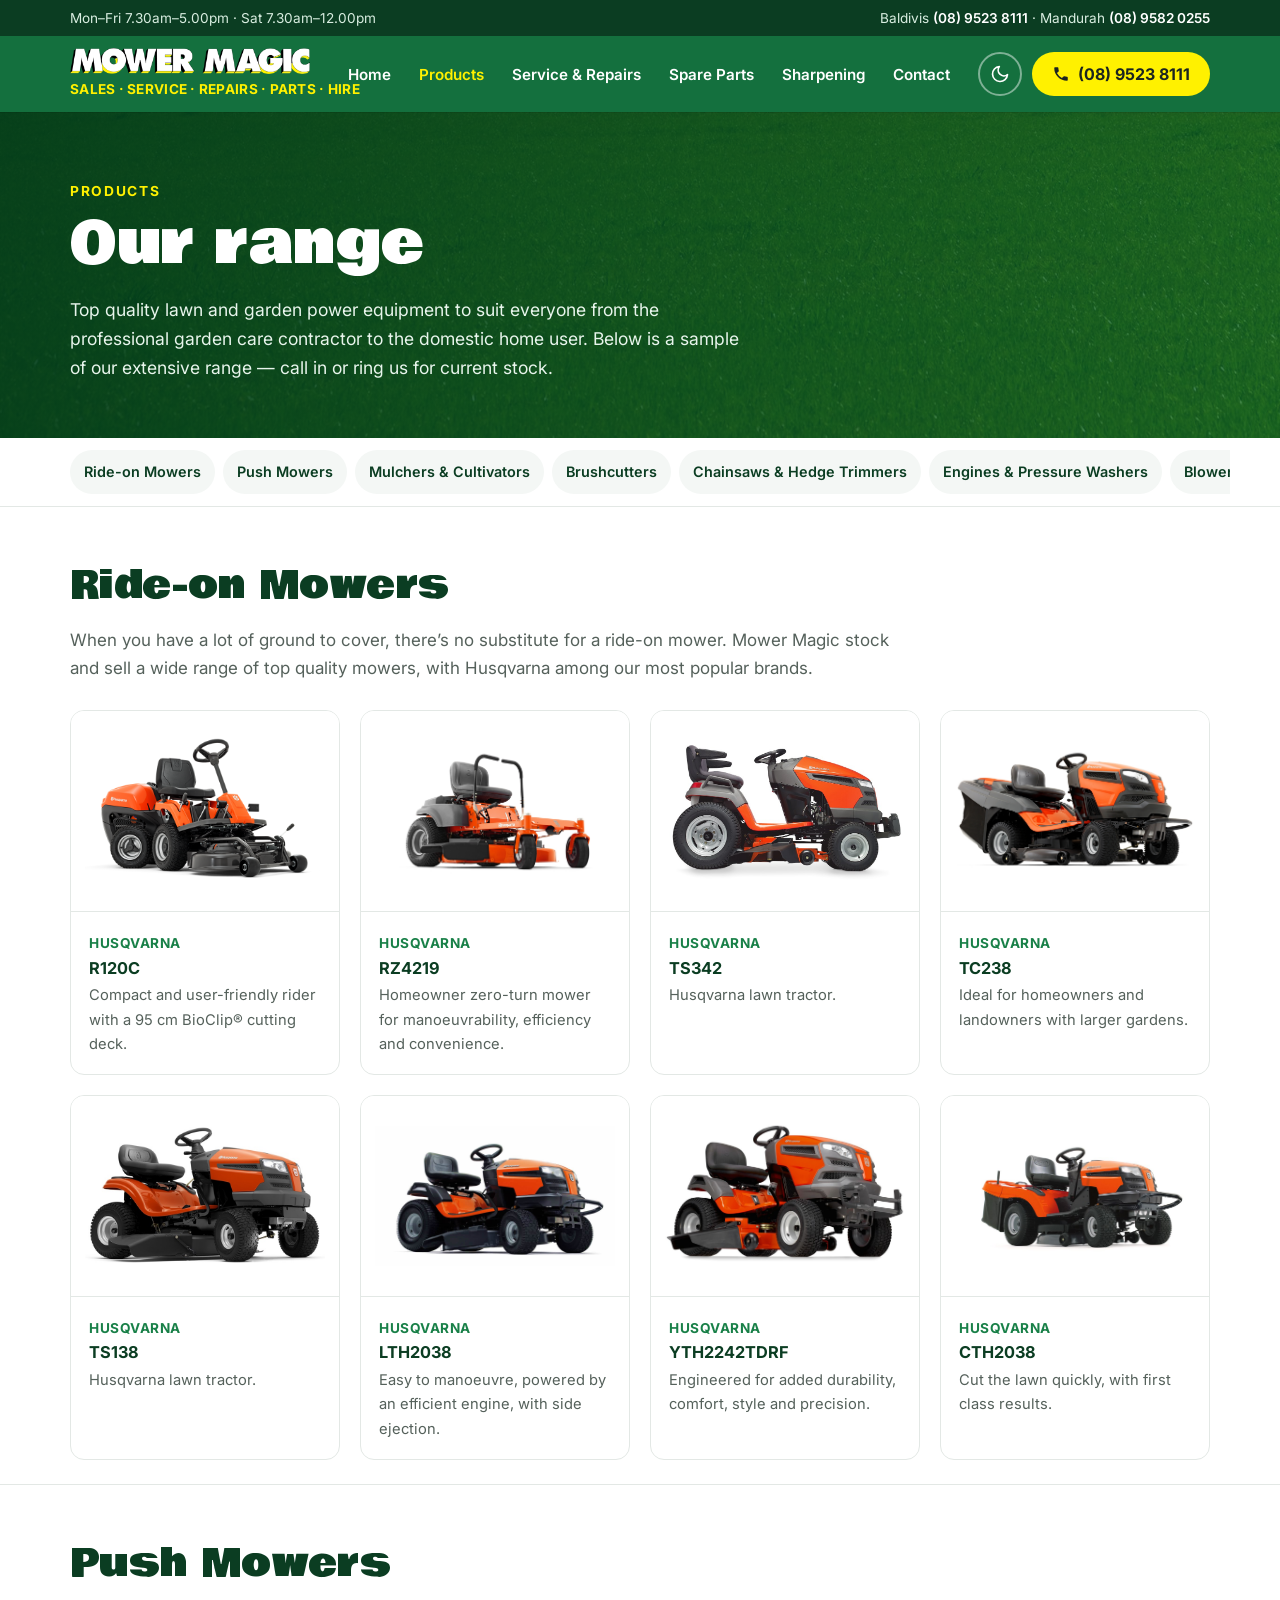
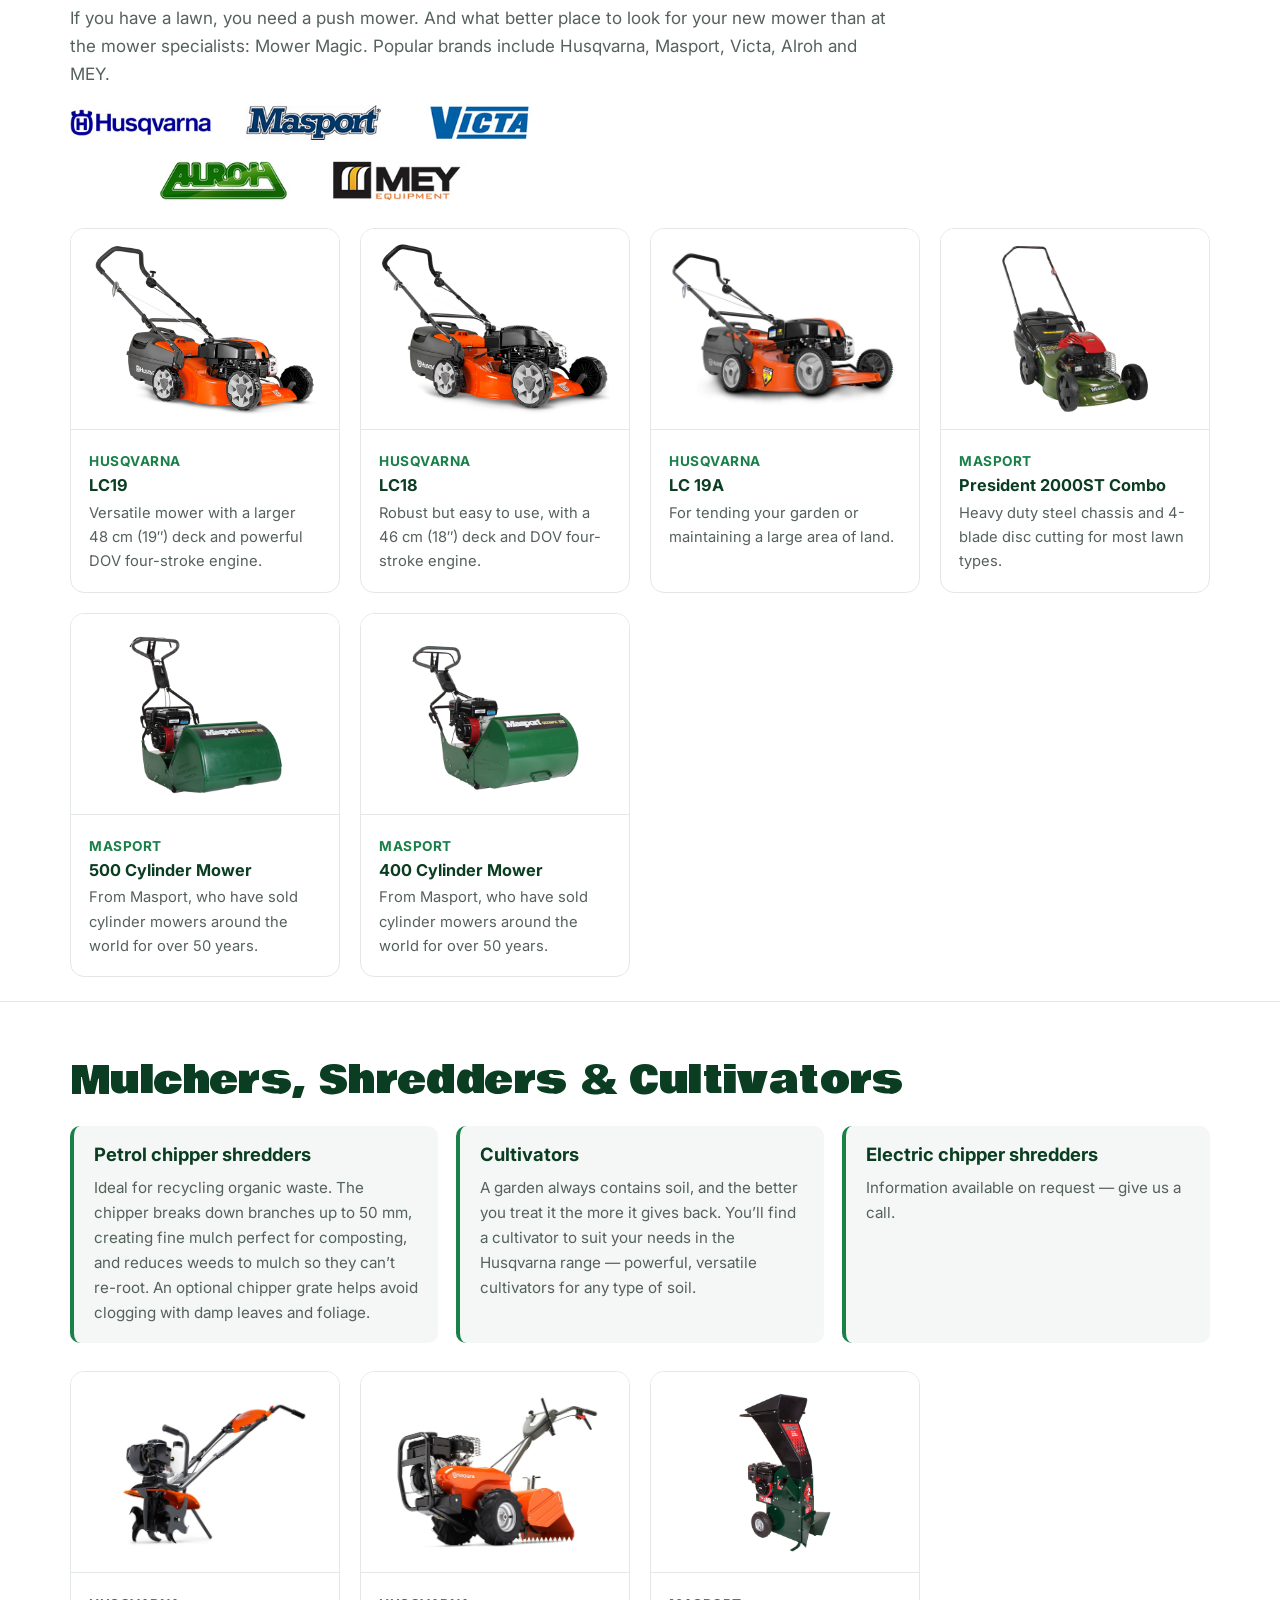
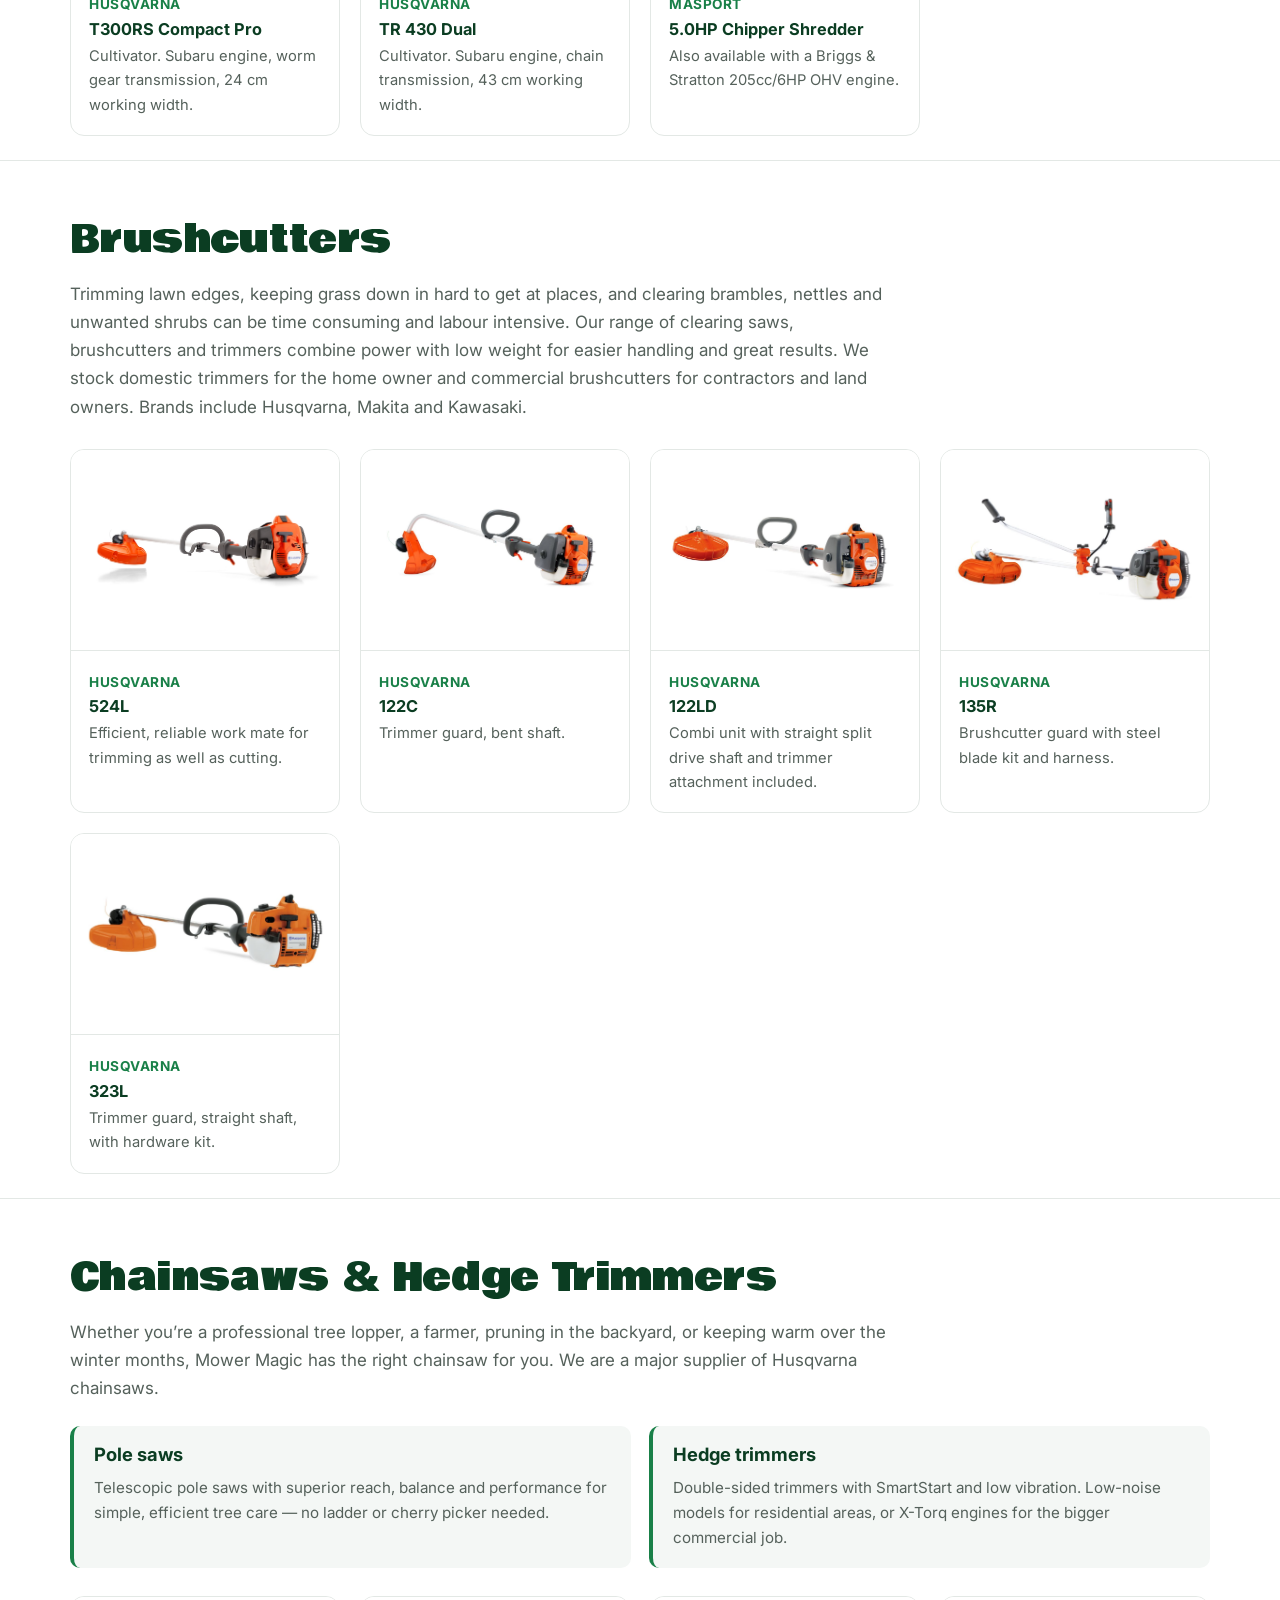
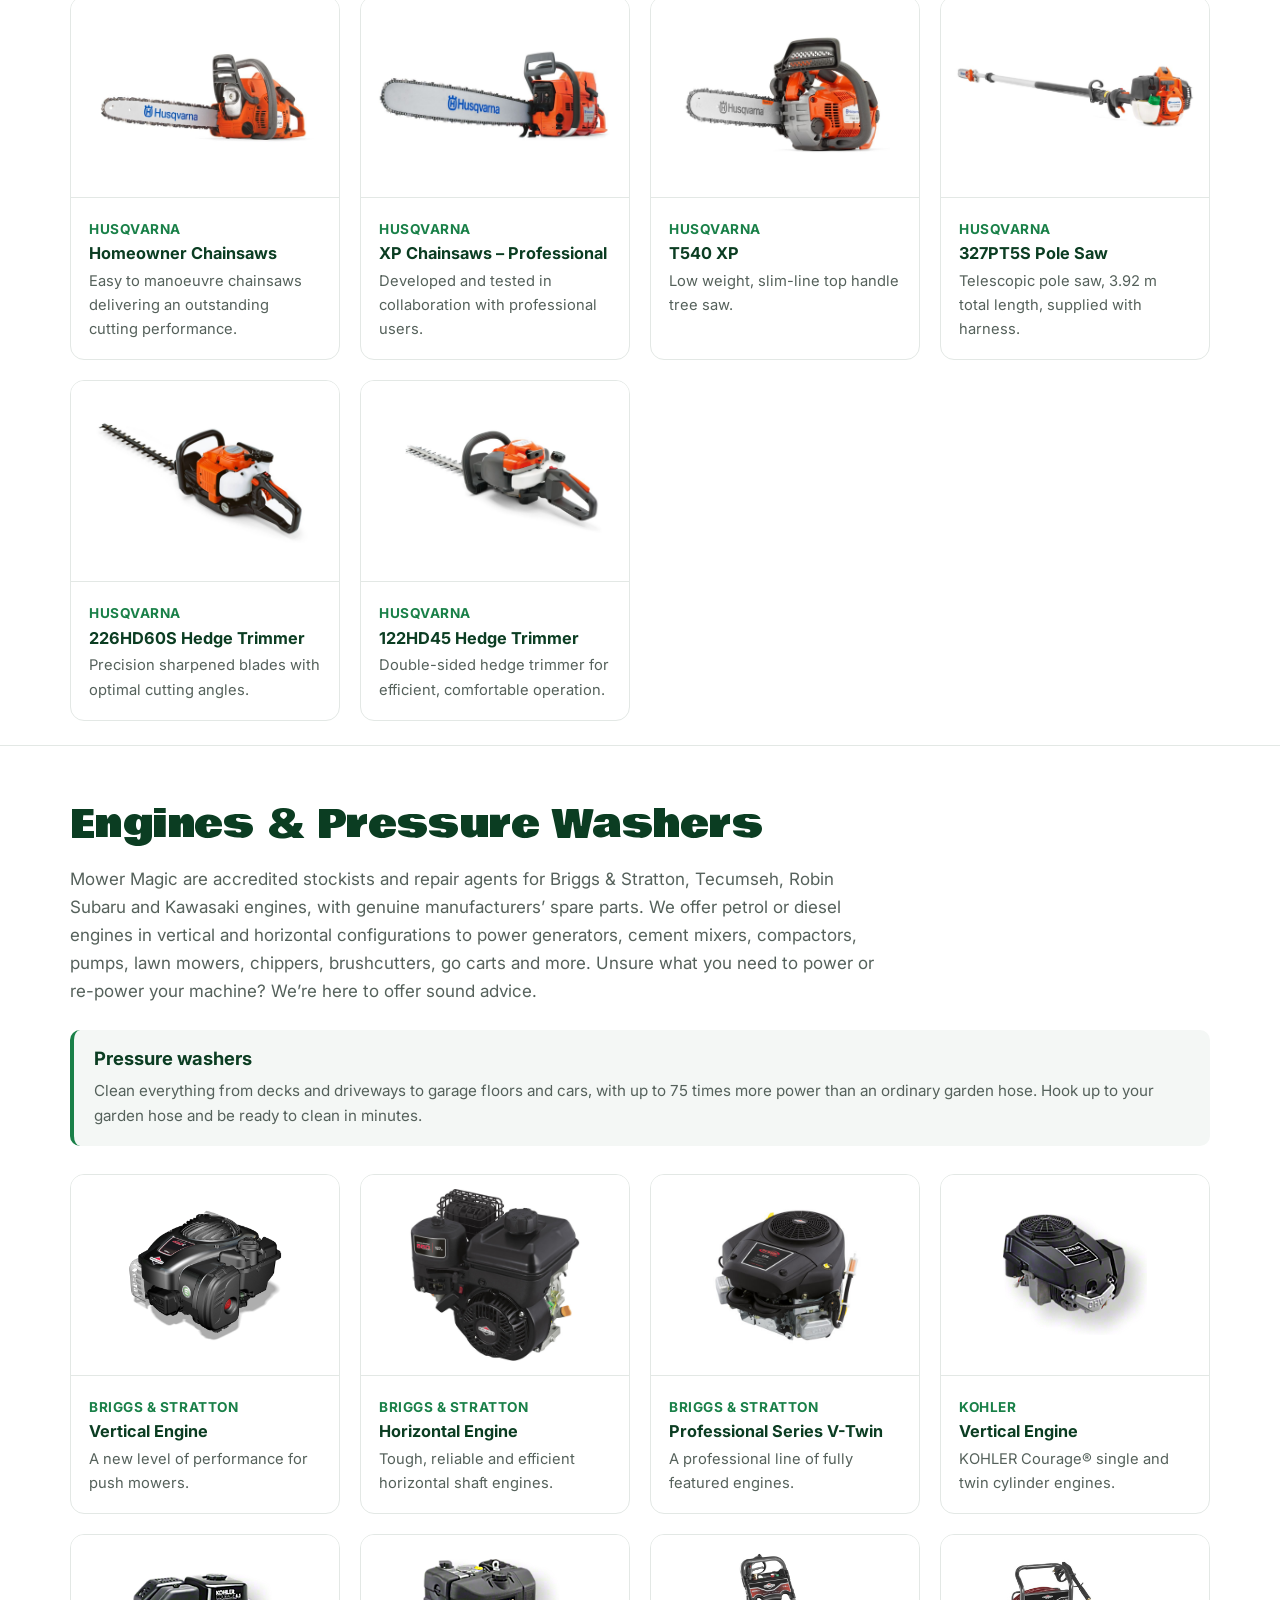
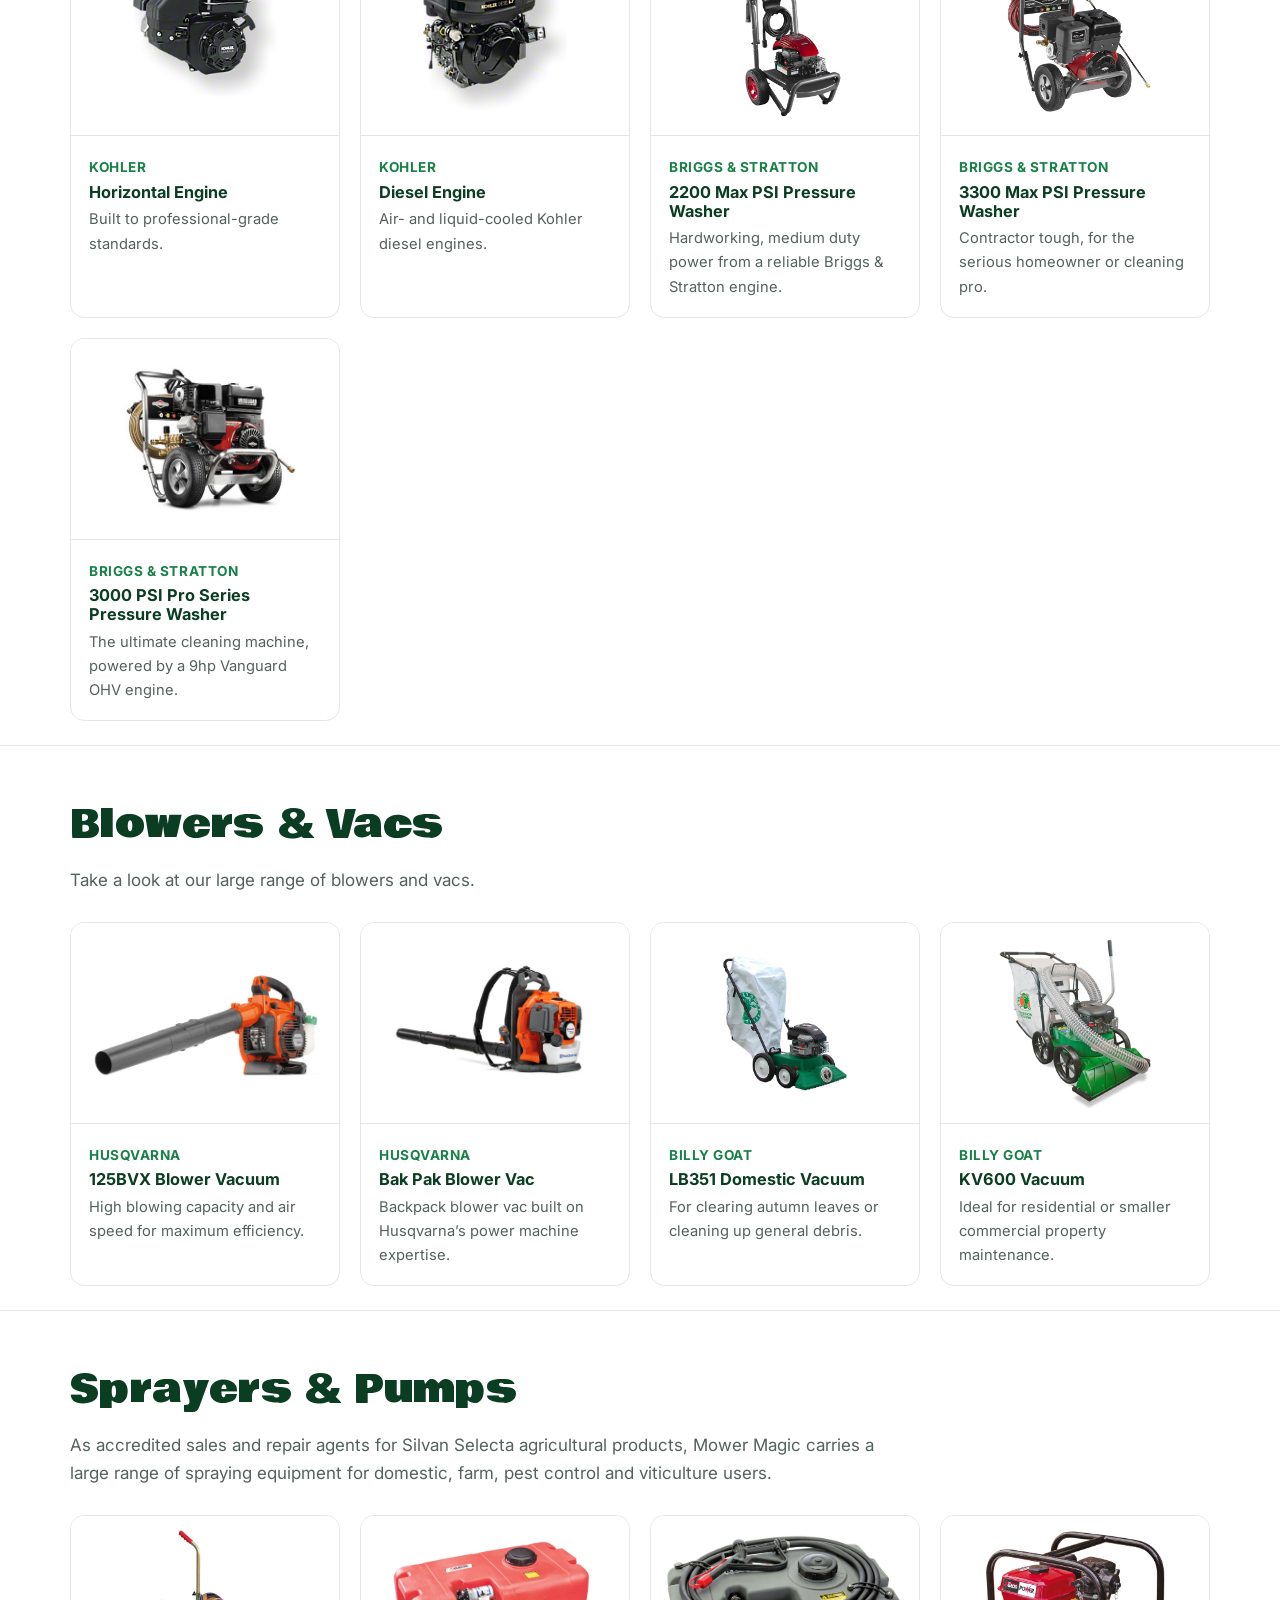
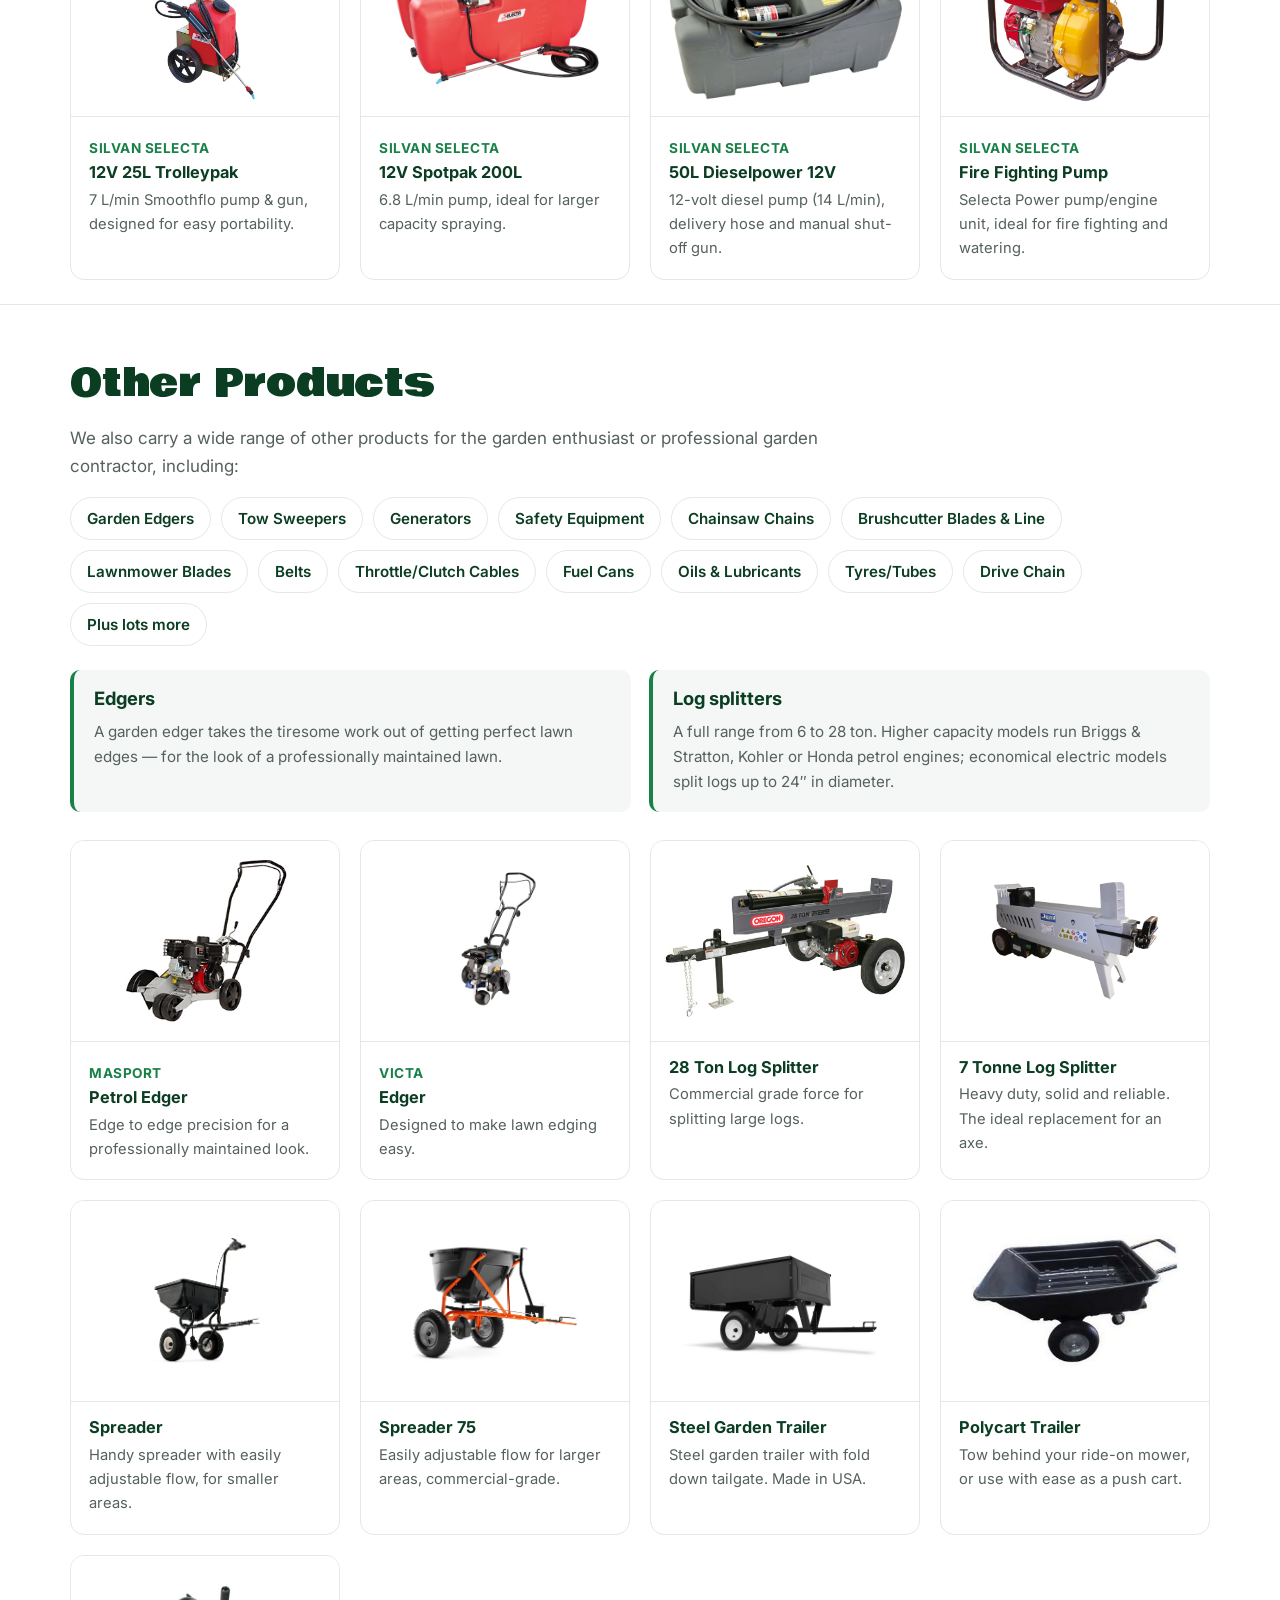
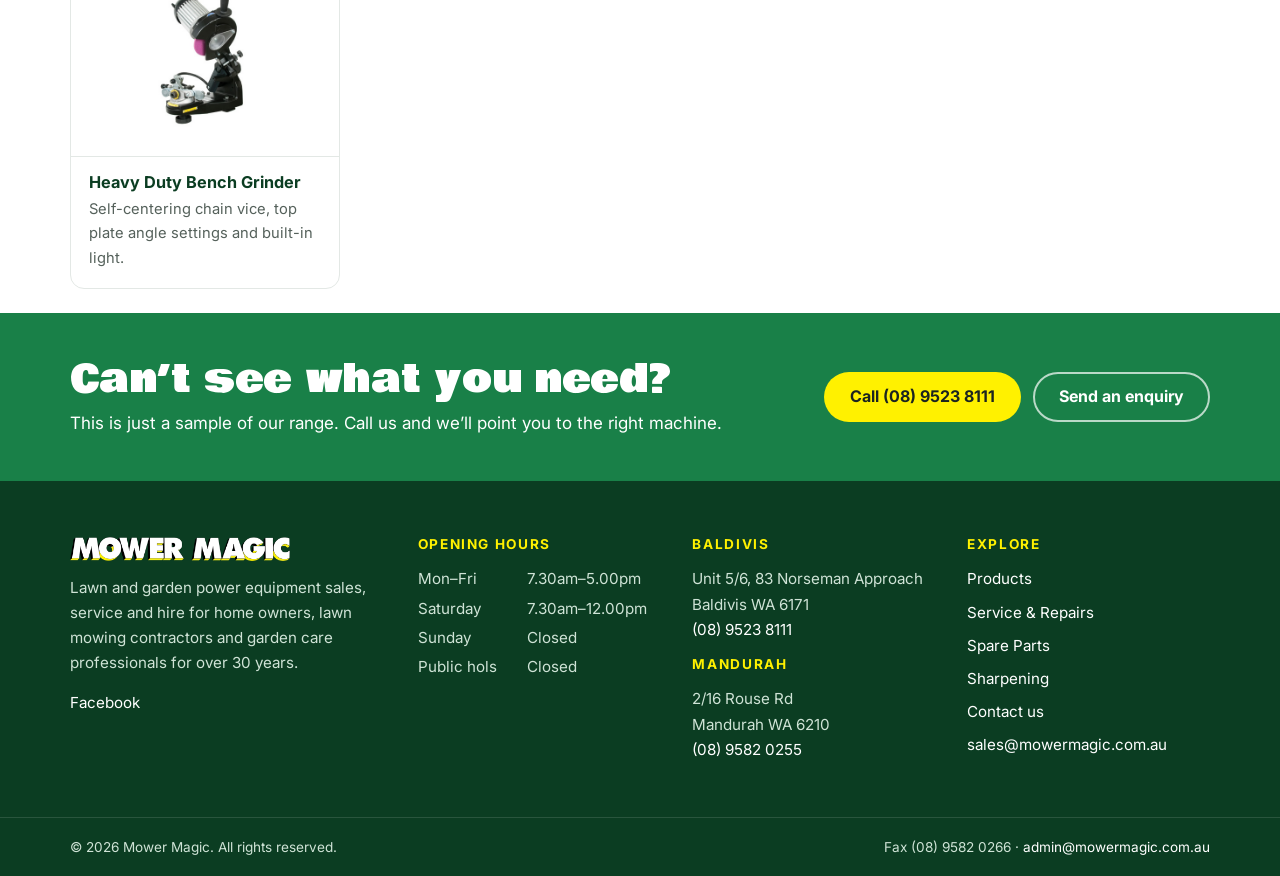
<file: products.html>
<!DOCTYPE html>
<html lang="en-AU">
<head>
  <meta charset="utf-8">
  <meta name="viewport" content="width=device-width, initial-scale=1">
  <meta name="robots" content="noindex">
  <title>Products | Mower Magic</title>
  <meta name="description" content="Ride-on and push mowers, brushcutters, chainsaws, engines, pressure washers, blowers, sprayers and more from Husqvarna, Masport, Victa, Briggs &amp; Stratton and other top brands.">
  <meta name="theme-color" content="#198048">
  <script>(function(d){d.className+=' js';var t;try{t=localStorage.getItem('mm-theme')}catch(e){}if(t!=='light'&&t!=='dark'){t=window.matchMedia&&matchMedia('(prefers-color-scheme: dark)').matches?'dark':'light'}d.setAttribute('data-theme',t)})(document.documentElement);</script>
  <link rel="icon" href="images/logonew.png">
  <link rel="preconnect" href="https://fonts.googleapis.com">
  <link rel="preconnect" href="https://fonts.gstatic.com" crossorigin>
  <link href="https://fonts.googleapis.com/css2?family=Bowlby+One&family=Inter:wght@400;600;700;800&display=swap" rel="stylesheet">
  <link rel="stylesheet" href="css/style.css">
</head>
<body>
<a class="skip" href="#main">Skip to content</a>

<div class="topbar">
  <div class="container">
    <span>Mon&ndash;Fri 7.30am&ndash;5.00pm &middot; Sat 7.30am&ndash;12.00pm</span>
    <span>Baldivis <a href="tel:+61895238111">(08) 9523 8111</a> &middot; Mandurah <a href="tel:+61895820255">(08) 9582 0255</a></span>
  </div>
</div>

<header class="site-header">
  <div class="container">
    <a class="brand" href="index.html" aria-label="Mower Magic home">
      <img src="images/logoretina.png" alt="Mower Magic" width="800" height="87">
      <span>Sales &middot; Service &middot; Repairs &middot; Parts &middot; Hire</span>
    </a>
    <nav class="nav" id="site-nav" aria-label="Main">
      <a href="index.html">Home</a>
      <a href="products.html" aria-current="page">Products</a>
      <a href="repairs.html">Service &amp; Repairs</a>
      <a href="parts.html">Spare Parts</a>
      <a href="sharpening.html">Sharpening</a>
      <a href="contact.html">Contact</a>
    </nav>
    <div class="header-actions">
      <button class="theme-toggle" type="button" aria-label="Switch to dark mode" aria-pressed="false">
        <svg class="i-moon" viewBox="0 0 24 24" fill="none" stroke="currentColor" stroke-width="2" stroke-linecap="round" stroke-linejoin="round" aria-hidden="true"><path d="M21 12.8A9 9 0 1 1 11.2 3a7 7 0 0 0 9.8 9.8z"/></svg>
        <svg class="i-sun" viewBox="0 0 24 24" fill="none" stroke="currentColor" stroke-width="2" stroke-linecap="round" aria-hidden="true"><circle cx="12" cy="12" r="4"/><path d="M12 2v2M12 20v2M4.9 4.9l1.4 1.4M17.7 17.7l1.4 1.4M2 12h2M20 12h2M4.9 19.1l1.4-1.4M17.7 6.3l1.4-1.4"/></svg>
      </button>
      <a class="btn btn--yellow call-btn" href="tel:+61895238111" aria-label="Call Mower Magic Baldivis on (08) 9523 8111">
        <svg viewBox="0 0 24 24" fill="currentColor" aria-hidden="true"><path d="M6.6 10.8a15.1 15.1 0 0 0 6.6 6.6l2.2-2.2a1 1 0 0 1 1-.25 11.4 11.4 0 0 0 3.6.57 1 1 0 0 1 1 1V20a1 1 0 0 1-1 1A17 17 0 0 1 3 4a1 1 0 0 1 1-1h3.5a1 1 0 0 1 1 1c0 1.25.2 2.45.57 3.57a1 1 0 0 1-.25 1z"/></svg>
        <span class="call-label">(08) 9523 8111</span><span class="call-short">Call</span>
      </a>
      <button class="menu-toggle" type="button" aria-controls="site-nav" aria-expanded="false" aria-label="Open menu"><span></span></button>
    </div>
  </div>
</header>

<main id="main">

<section class="page-hero" style="--hero-img:url('../images/sliderbg4-1600.jpg')">
  <div class="container">
    <span class="eyebrow">Products</span>
    <h1>Our range</h1>
    <p>Top quality lawn and garden power equipment to suit everyone from the professional garden care contractor to the domestic home user. Below is a sample of our extensive range &mdash; call in or ring us for current stock.</p>
  </div>
</section>

<nav class="prod-nav" aria-label="Product categories">
  <div class="container">
    <a href="#ride-on-mowers">Ride-on Mowers</a>
    <a href="#push-mowers">Push Mowers</a>
    <a href="#mulchers">Mulchers &amp; Cultivators</a>
    <a href="#brushcutters">Brushcutters</a>
    <a href="#chainsaws">Chainsaws &amp; Hedge Trimmers</a>
    <a href="#engines">Engines &amp; Pressure Washers</a>
    <a href="#blowers">Blowers &amp; Vacs</a>
    <a href="#sprayers">Sprayers &amp; Pumps</a>
    <a href="#other">Other Products</a>
  </div>
</nav>

<section class="prod-section" id="ride-on-mowers">
  <div class="container">
    <h2>Ride-on Mowers</h2>
    <p class="prod-intro">When you have a lot of ground to cover, there&rsquo;s no substitute for a ride-on mower. Mower Magic stock and sell a wide range of top quality mowers, with Husqvarna among our most popular brands.</p>
    <div class="prod-grid">
      <article class="prod">
        <div class="prod-img"><img src="images/image5.png" alt="Husqvarna R120C" loading="lazy" decoding="async" width="680" height="482"></div>
        <div class="prod-body"><span class="brand-tag">Husqvarna</span><h3>R120C</h3><p>Compact and user-friendly rider with a 95&nbsp;cm BioClip&reg; cutting deck.</p></div>
      </article>
      <article class="prod">
        <div class="prod-img"><img src="images/image4.jpeg" alt="Husqvarna RZ4219" loading="lazy" decoding="async" width="995" height="538"></div>
        <div class="prod-body"><span class="brand-tag">Husqvarna</span><h3>RZ4219</h3><p>Homeowner zero-turn mower for manoeuvrability, efficiency and convenience.</p></div>
      </article>
      <article class="prod">
        <div class="prod-img"><img src="images/image3.jpeg" alt="Husqvarna TS342" loading="lazy" decoding="async" width="850" height="521"></div>
        <div class="prod-body"><span class="brand-tag">Husqvarna</span><h3>TS342</h3><p>Husqvarna lawn tractor.</p></div>
      </article>
      <article class="prod">
        <div class="prod-img"><img src="images/image2.jpeg" alt="Husqvarna TC238" loading="lazy" decoding="async" width="995" height="538"></div>
        <div class="prod-body"><span class="brand-tag">Husqvarna</span><h3>TC238</h3><p>Ideal for homeowners and landowners with larger gardens.</p></div>
      </article>
      <article class="prod">
        <div class="prod-img"><img src="images/image1.jpeg" alt="Husqvarna TS138" loading="lazy" decoding="async" width="680" height="408"></div>
        <div class="prod-body"><span class="brand-tag">Husqvarna</span><h3>TS138</h3><p>Husqvarna lawn tractor.</p></div>
      </article>
      <article class="prod">
        <div class="prod-img"><img src="images/LTH20381.jpg" alt="Husqvarna LTH2038" loading="lazy" decoding="async" width="1024" height="600"></div>
        <div class="prod-body"><span class="brand-tag">Husqvarna</span><h3>LTH2038</h3><p>Easy to manoeuvre, powered by an efficient engine, with side ejection.</p></div>
      </article>
      <article class="prod">
        <div class="prod-img"><img src="images/Husky-2242TDRF.jpg" alt="Husqvarna YTH2242TDRF" loading="lazy" decoding="async" width="1024" height="631"></div>
        <div class="prod-body"><span class="brand-tag">Husqvarna</span><h3>YTH2242TDRF</h3><p>Engineered for added durability, comfort, style and precision.</p></div>
      </article>
      <article class="prod">
        <div class="prod-img"><img src="images/CTH2038.jpg" alt="Husqvarna CTH2038" loading="lazy" decoding="async" width="1024" height="554"></div>
        <div class="prod-body"><span class="brand-tag">Husqvarna</span><h3>CTH2038</h3><p>Cut the lawn quickly, with first class results.</p></div>
      </article>
    </div>
  </div>
</section>

<section class="prod-section" id="push-mowers">
  <div class="container">
    <h2>Push Mowers</h2>
    <p class="prod-intro">If you have a lawn, you need a push mower. And what better place to look for your new mower than at the mower specialists: Mower Magic. Popular brands include Husqvarna, Masport, Victa, Alroh and MEY.</p>
    <img src="images/logos.jpg" alt="Husqvarna, Masport, Victa, Alroh and MEY logos" width="680" height="134" loading="lazy" decoding="async" style="margin-top:16px;max-width:480px;width:100%">
    <div class="prod-grid">
      <article class="prod">
        <div class="prod-img"><img src="images/image8.jpeg" alt="Husqvarna LC19" loading="lazy" decoding="async" width="701" height="538"></div>
        <div class="prod-body"><span class="brand-tag">Husqvarna</span><h3>LC19</h3><p>Versatile mower with a larger 48&nbsp;cm (19&Prime;) deck and powerful DOV four-stroke engine.</p></div>
      </article>
      <article class="prod">
        <div class="prod-img"><img src="images/image7.png" alt="Husqvarna LC18" loading="lazy" decoding="async" width="680" height="508"></div>
        <div class="prod-body"><span class="brand-tag">Husqvarna</span><h3>LC18</h3><p>Robust but easy to use, with a 46&nbsp;cm (18&Prime;) deck and DOV four-stroke engine.</p></div>
      </article>
      <article class="prod">
        <div class="prod-img"><img src="images/Husky-Push-Mower-LC19A.jpg" alt="Husqvarna LC 19A" loading="lazy" decoding="async" width="1024" height="729"></div>
        <div class="prod-body"><span class="brand-tag">Husqvarna</span><h3>LC 19A</h3><p>For tending your garden or maintaining a large area of land.</p></div>
      </article>
      <article class="prod">
        <div class="prod-img"><img src="images/Masport-President-Mower.jpg" alt="Masport President 2000ST Combo" loading="lazy" decoding="async" width="864" height="960"></div>
        <div class="prod-body"><span class="brand-tag">Masport</span><h3>President 2000ST Combo</h3><p>Heavy duty steel chassis and 4-blade disc cutting for most lawn types.</p></div>
      </article>
      <article class="prod">
        <div class="prod-img"><img src="images/Masport-Cylinder-Mower-500.jpg" alt="Masport 500 Cylinder Mower" loading="lazy" decoding="async" width="1024" height="1024"></div>
        <div class="prod-body"><span class="brand-tag">Masport</span><h3>500 Cylinder Mower</h3><p>From Masport, who have sold cylinder mowers around the world for over 50 years.</p></div>
      </article>
      <article class="prod">
        <div class="prod-img"><img src="images/Masport-Cylinder-Mower-400.jpg" alt="Masport 400 Cylinder Mower" loading="lazy" decoding="async" width="1024" height="1024"></div>
        <div class="prod-body"><span class="brand-tag">Masport</span><h3>400 Cylinder Mower</h3><p>From Masport, who have sold cylinder mowers around the world for over 50 years.</p></div>
      </article>
    </div>
  </div>
</section>

<section class="prod-section" id="mulchers">
  <div class="container">
    <h2>Mulchers, Shredders &amp; Cultivators</h2>
    <div class="info-boxes">
      <div class="info-box">
        <h3>Petrol chipper shredders</h3>
        <p>Ideal for recycling organic waste. The chipper breaks down branches up to 50&nbsp;mm, creating fine mulch perfect for composting, and reduces weeds to mulch so they can&rsquo;t re-root. An optional chipper grate helps avoid clogging with damp leaves and foliage.</p>
      </div>
      <div class="info-box">
        <h3>Cultivators</h3>
        <p>A garden always contains soil, and the better you treat it the more it gives back. You&rsquo;ll find a cultivator to suit your needs in the Husqvarna range &mdash; powerful, versatile cultivators for any type of soil.</p>
      </div>
      <div class="info-box">
        <h3>Electric chipper shredders</h3>
        <p>Information available on request &mdash; give us a call.</p>
      </div>
    </div>
    <div class="prod-grid">
      <article class="prod">
        <div class="prod-img"><img src="images/Cultivator-T300RS.jpg" alt="Husqvarna T300RS Compact Pro" loading="lazy" decoding="async" width="1024" height="731"></div>
        <div class="prod-body"><span class="brand-tag">Husqvarna</span><h3>T300RS Compact Pro</h3><p>Cultivator. Subaru engine, worm gear transmission, 24&nbsp;cm working width.</p></div>
      </article>
      <article class="prod">
        <div class="prod-img"><img src="images/Cultivator-TR430.jpg" alt="Husqvarna TR 430 Dual" loading="lazy" decoding="async" width="1024" height="754"></div>
        <div class="prod-body"><span class="brand-tag">Husqvarna</span><h3>TR 430 Dual</h3><p>Cultivator. Subaru engine, chain transmission, 43&nbsp;cm working width.</p></div>
      </article>
      <article class="prod">
        <div class="prod-img"><img src="images/Masport-Shredder.jpg" alt="Masport 5.0HP Chipper Shredder" loading="lazy" decoding="async" width="1024" height="1024"></div>
        <div class="prod-body"><span class="brand-tag">Masport</span><h3>5.0HP Chipper Shredder</h3><p>Also available with a Briggs &amp; Stratton 205cc/6HP OHV engine.</p></div>
      </article>
    </div>
  </div>
</section>

<section class="prod-section" id="brushcutters">
  <div class="container">
    <h2>Brushcutters</h2>
    <p class="prod-intro">Trimming lawn edges, keeping grass down in hard to get at places, and clearing brambles, nettles and unwanted shrubs can be time consuming and labour intensive. Our range of clearing saws, brushcutters and trimmers combine power with low weight for easier handling and great results. We stock domestic trimmers for the home owner and commercial brushcutters for contractors and land owners. Brands include Husqvarna, Makita and Kawasaki.</p>
    <div class="prod-grid">
      <article class="prod">
        <div class="prod-img"><img src="images/image6.jpeg" alt="Husqvarna 524L" loading="lazy" decoding="async" width="995" height="538"></div>
        <div class="prod-body"><span class="brand-tag">Husqvarna</span><h3>524L</h3><p>Efficient, reliable work mate for trimming as well as cutting.</p></div>
      </article>
      <article class="prod">
        <div class="prod-img"><img src="images/122c.jpg" alt="Husqvarna 122C" loading="lazy" decoding="async" width="1024" height="446"></div>
        <div class="prod-body"><span class="brand-tag">Husqvarna</span><h3>122C</h3><p>Trimmer guard, bent shaft.</p></div>
      </article>
      <article class="prod">
        <div class="prod-img"><img src="images/Husky-122LD.jpg" alt="Husqvarna 122LD" loading="lazy" decoding="async" width="1024" height="418"></div>
        <div class="prod-body"><span class="brand-tag">Husqvarna</span><h3>122LD</h3><p>Combi unit with straight split drive shaft and trimmer attachment included.</p></div>
      </article>
      <article class="prod">
        <div class="prod-img"><img src="images/Husky-Brushcutter.jpg" alt="Husqvarna 135R" loading="lazy" decoding="async" width="1024" height="467"></div>
        <div class="prod-body"><span class="brand-tag">Husqvarna</span><h3>135R</h3><p>Brushcutter guard with steel blade kit and harness.</p></div>
      </article>
      <article class="prod">
        <div class="prod-img"><img src="images/Husky-323L.jpg" alt="Husqvarna 323L" loading="lazy" decoding="async" width="1024" height="369"></div>
        <div class="prod-body"><span class="brand-tag">Husqvarna</span><h3>323L</h3><p>Trimmer guard, straight shaft, with hardware kit.</p></div>
      </article>
    </div>
  </div>
</section>

<section class="prod-section" id="chainsaws">
  <div class="container">
    <h2>Chainsaws &amp; Hedge Trimmers</h2>
    <p class="prod-intro">Whether you&rsquo;re a professional tree lopper, a farmer, pruning in the backyard, or keeping warm over the winter months, Mower Magic has the right chainsaw for you. We are a major supplier of Husqvarna chainsaws.</p>
    <div class="info-boxes">
      <div class="info-box">
        <h3>Pole saws</h3>
        <p>Telescopic pole saws with superior reach, balance and performance for simple, efficient tree care &mdash; no ladder or cherry picker needed.</p>
      </div>
      <div class="info-box">
        <h3>Hedge trimmers</h3>
        <p>Double-sided trimmers with SmartStart and low vibration. Low-noise models for residential areas, or X-Torq engines for the bigger commercial job.</p>
      </div>
    </div>
    <div class="prod-grid">
      <article class="prod">
        <div class="prod-img"><img src="images/chainsaw2361.jpg" alt="Husqvarna Homeowner Chainsaws" loading="lazy" decoding="async" width="1024" height="478"></div>
        <div class="prod-body"><span class="brand-tag">Husqvarna</span><h3>Homeowner Chainsaws</h3><p>Easy to manoeuvre chainsaws delivering an outstanding cutting performance.</p></div>
      </article>
      <article class="prod">
        <div class="prod-img"><img src="images/Chainsaw395XP.jpg" alt="Husqvarna XP Chainsaws - Professional" loading="lazy" decoding="async" width="1024" height="412"></div>
        <div class="prod-body"><span class="brand-tag">Husqvarna</span><h3>XP Chainsaws &ndash; Professional</h3><p>Developed and tested in collaboration with professional users.</p></div>
      </article>
      <article class="prod">
        <div class="prod-img"><img src="images/Top-Handle-Saw.jpg" alt="Husqvarna T540 XP" loading="lazy" decoding="async" width="1024" height="594"></div>
        <div class="prod-body"><span class="brand-tag">Husqvarna</span><h3>T540 XP</h3><p>Low weight, slim-line top handle tree saw.</p></div>
      </article>
      <article class="prod">
        <div class="prod-img"><img src="images/Husky-Polesaw.jpg" alt="Husqvarna 327PT5S Pole Saw" loading="lazy" decoding="async" width="1024" height="287"></div>
        <div class="prod-body"><span class="brand-tag">Husqvarna</span><h3>327PT5S Pole Saw</h3><p>Telescopic pole saw, 3.92&nbsp;m total length, supplied with harness.</p></div>
      </article>
      <article class="prod">
        <div class="prod-img"><img src="images/Hedge-Trimmer-226HD60S.jpg" alt="Husqvarna 226HD60S Hedge Trimmer" loading="lazy" decoding="async" width="1024" height="616"></div>
        <div class="prod-body"><span class="brand-tag">Husqvarna</span><h3>226HD60S Hedge Trimmer</h3><p>Precision sharpened blades with optimal cutting angles.</p></div>
      </article>
      <article class="prod">
        <div class="prod-img"><img src="images/Husky-Hedge-Trimmer.jpg" alt="Husqvarna 122HD45 Hedge Trimmer" loading="lazy" decoding="async" width="1024" height="505"></div>
        <div class="prod-body"><span class="brand-tag">Husqvarna</span><h3>122HD45 Hedge Trimmer</h3><p>Double-sided hedge trimmer for efficient, comfortable operation.</p></div>
      </article>
    </div>
  </div>
</section>

<section class="prod-section" id="engines">
  <div class="container">
    <h2>Engines &amp; Pressure Washers</h2>
    <p class="prod-intro">Mower Magic are accredited stockists and repair agents for Briggs &amp; Stratton, Tecumseh, Robin Subaru and Kawasaki engines, with genuine manufacturers&rsquo; spare parts. We offer petrol or diesel engines in vertical and horizontal configurations to power generators, cement mixers, compactors, pumps, lawn mowers, chippers, brushcutters, go carts and more. Unsure what you need to power or re-power your machine? We&rsquo;re here to offer sound advice.</p>
    <div class="info-boxes">
      <div class="info-box">
        <h3>Pressure washers</h3>
        <p>Clean everything from decks and driveways to garage floors and cars, with up to 75 times more power than an ordinary garden hose. Hook up to your garden hose and be ready to clean in minutes.</p>
      </div>
    </div>
    <div class="prod-grid">
      <article class="prod">
        <div class="prod-img"><img src="images/450E-Series-Lawn-Mower-Engine.jpg" alt="Briggs &amp; Stratton Vertical Engine" loading="lazy" decoding="async" width="1200" height="1200"></div>
        <div class="prod-body"><span class="brand-tag">Briggs &amp; Stratton</span><h3>Vertical Engine</h3><p>A new level of performance for push mowers.</p></div>
      </article>
      <article class="prod">
        <div class="prod-img"><img src="images/Horiz550-Series-08311.jpg" alt="Briggs &amp; Stratton Horizontal Engine" loading="lazy" decoding="async" width="850" height="800"></div>
        <div class="prod-body"><span class="brand-tag">Briggs &amp; Stratton</span><h3>Horizontal Engine</h3><p>Tough, reliable and efficient horizontal shaft engines.</p></div>
      </article>
      <article class="prod">
        <div class="prod-img"><img src="images/Riding-Mower-Engine-2400-Professional-Series-V-Twin2.jpg" alt="Briggs &amp; Stratton Professional Series V-Twin" loading="lazy" decoding="async" width="600" height="410"></div>
        <div class="prod-body"><span class="brand-tag">Briggs &amp; Stratton</span><h3>Professional Series V-Twin</h3><p>A professional line of fully featured engines.</p></div>
      </article>
      <article class="prod">
        <div class="prod-img"><img src="images/Kohler-Engine1.png" alt="Kohler Vertical Engine" loading="lazy" decoding="async" width="330" height="238"></div>
        <div class="prod-body"><span class="brand-tag">Kohler</span><h3>Vertical Engine</h3><p>KOHLER Courage&reg; single and twin cylinder engines.</p></div>
      </article>
      <article class="prod">
        <div class="prod-img"><img src="images/Kohler-Horizontal1.png" alt="Kohler Horizontal Engine" loading="lazy" decoding="async" width="330" height="238"></div>
        <div class="prod-body"><span class="brand-tag">Kohler</span><h3>Horizontal Engine</h3><p>Built to professional-grade standards.</p></div>
      </article>
      <article class="prod">
        <div class="prod-img"><img src="images/Kohler-Diesel-Engine1.png" alt="Kohler Diesel Engine" loading="lazy" decoding="async" width="330" height="238"></div>
        <div class="prod-body"><span class="brand-tag">Kohler</span><h3>Diesel Engine</h3><p>Air- and liquid-cooled Kohler diesel engines.</p></div>
      </article>
      <article class="prod">
        <div class="prod-img"><img src="images/BS-Pressure-Washer.jpg" alt="Briggs &amp; Stratton 2200 Max PSI Pressure Washer" loading="lazy" decoding="async" width="800" height="600"></div>
        <div class="prod-body"><span class="brand-tag">Briggs &amp; Stratton</span><h3>2200 Max PSI Pressure Washer</h3><p>Hardworking, medium duty power from a reliable Briggs &amp; Stratton engine.</p></div>
      </article>
      <article class="prod">
        <div class="prod-img"><img src="images/BS-Pressure-Washer-Elite-Series.jpg" alt="Briggs &amp; Stratton 3300 Max PSI Pressure Washer" loading="lazy" decoding="async" width="800" height="650"></div>
        <div class="prod-body"><span class="brand-tag">Briggs &amp; Stratton</span><h3>3300 Max PSI Pressure Washer</h3><p>Contractor tough, for the serious homeowner or cleaning pro.</p></div>
      </article>
      <article class="prod">
        <div class="prod-img"><img src="images/BS-Pressure-Washer-Pro-Series2.jpg" alt="Briggs &amp; Stratton 3000 PSI Pro Series Pressure Washer" loading="lazy" decoding="async" width="500" height="336"></div>
        <div class="prod-body"><span class="brand-tag">Briggs &amp; Stratton</span><h3>3000 PSI Pro Series Pressure Washer</h3><p>The ultimate cleaning machine, powered by a 9hp Vanguard OHV engine.</p></div>
      </article>
    </div>
  </div>
</section>

<section class="prod-section" id="blowers">
  <div class="container">
    <h2>Blowers &amp; Vacs</h2>
    <p class="prod-intro">Take a look at our large range of blowers and vacs.</p>
    <div class="prod-grid">
      <article class="prod">
        <div class="prod-img"><img src="images/Blower-125BVX.jpg" alt="Husqvarna 125BVX Blower Vacuum" loading="lazy" decoding="async" width="1024" height="483"></div>
        <div class="prod-body"><span class="brand-tag">Husqvarna</span><h3>125BVX Blower Vacuum</h3><p>High blowing capacity and air speed for maximum efficiency.</p></div>
      </article>
      <article class="prod">
        <div class="prod-img"><img src="images/H210-0173.jpg" alt="Husqvarna Bak Pak Blower Vac" loading="lazy" decoding="async" width="1024" height="567"></div>
        <div class="prod-body"><span class="brand-tag">Husqvarna</span><h3>Bak Pak Blower Vac</h3><p>Backpack blower vac built on Husqvarna&rsquo;s power machine expertise.</p></div>
      </article>
      <article class="prod">
        <div class="prod-img"><img src="images/billygoatlb351domesticvacuum1.png" alt="Billy Goat LB351 Domestic Vacuum" loading="lazy" decoding="async" width="555" height="533"></div>
        <div class="prod-body"><span class="brand-tag">Billy Goat</span><h3>LB351 Domestic Vacuum</h3><p>For clearing autumn leaves or cleaning up general debris.</p></div>
      </article>
      <article class="prod">
        <div class="prod-img"><img src="images/billygoatkv600vacuum1.png" alt="Billy Goat KV600 Vacuum" loading="lazy" decoding="async" width="555" height="496"></div>
        <div class="prod-body"><span class="brand-tag">Billy Goat</span><h3>KV600 Vacuum</h3><p>Ideal for residential or smaller commercial property maintenance.</p></div>
      </article>
    </div>
  </div>
</section>

<section class="prod-section" id="sprayers">
  <div class="container">
    <h2>Sprayers &amp; Pumps</h2>
    <p class="prod-intro">As accredited sales and repair agents for Silvan Selecta agricultural products, Mower Magic carries a large range of spraying equipment for domestic, farm, pest control and viticulture users.</p>
    <div class="prod-grid">
      <article class="prod">
        <div class="prod-img"><img src="images/Silvan-Sprayer-25Ltr.jpg" alt="Silvan Selecta 12V 25L Trolleypak" loading="lazy" decoding="async" width="717" height="1200"></div>
        <div class="prod-body"><span class="brand-tag">Silvan Selecta</span><h3>12V 25L Trolleypak</h3><p>7&nbsp;L/min Smoothflo pump &amp; gun, designed for easy portability.</p></div>
      </article>
      <article class="prod">
        <div class="prod-img"><img src="images/Silvan-200Ltr-Sprayer.jpg" alt="Silvan Selecta 12V Spotpak 200L" loading="lazy" decoding="async" width="1200" height="800"></div>
        <div class="prod-body"><span class="brand-tag">Silvan Selecta</span><h3>12V Spotpak 200L</h3><p>6.8&nbsp;L/min pump, ideal for larger capacity spraying.</p></div>
      </article>
      <article class="prod">
        <div class="prod-img"><img src="images/Diesel-Fuel-Tank.jpg" alt="Silvan Selecta 50L Dieselpower 12V" loading="lazy" decoding="async" width="1200" height="853"></div>
        <div class="prod-body"><span class="brand-tag">Silvan Selecta</span><h3>50L Dieselpower 12V</h3><p>12-volt diesel pump (14&nbsp;L/min), delivery hose and manual shut-off gun.</p></div>
      </article>
      <article class="prod">
        <div class="prod-img"><img src="images/Water-Pump.jpg" alt="Silvan Selecta Fire Fighting Pump" loading="lazy" decoding="async" width="1200" height="1089"></div>
        <div class="prod-body"><span class="brand-tag">Silvan Selecta</span><h3>Fire Fighting Pump</h3><p>Selecta Power pump/engine unit, ideal for fire fighting and watering.</p></div>
      </article>
    </div>
  </div>
</section>

<section class="prod-section" id="other">
  <div class="container">
    <h2>Other Products</h2>
    <p class="prod-intro">We also carry a wide range of other products for the garden enthusiast or professional garden contractor, including:</p>
    <ul class="pill-list" style="margin-top:16px">
      <li>Garden Edgers</li><li>Tow Sweepers</li><li>Generators</li><li>Safety Equipment</li><li>Chainsaw Chains</li>
      <li>Brushcutter Blades &amp; Line</li><li>Lawnmower Blades</li><li>Belts</li><li>Throttle/Clutch Cables</li>
      <li>Fuel Cans</li><li>Oils &amp; Lubricants</li><li>Tyres/Tubes</li><li>Drive Chain</li><li>Plus lots more</li>
    </ul>
    <div class="info-boxes">
      <div class="info-box">
        <h3>Edgers</h3>
        <p>A garden edger takes the tiresome work out of getting perfect lawn edges &mdash; for the look of a professionally maintained lawn.</p>
      </div>
      <div class="info-box">
        <h3>Log splitters</h3>
        <p>A full range from 6 to 28 ton. Higher capacity models run Briggs &amp; Stratton, Kohler or Honda petrol engines; economical electric models split logs up to 24&Prime; in diameter.</p>
      </div>
    </div>
    <div class="prod-grid">
      <article class="prod">
        <div class="prod-img"><img src="images/Masport-Edger1.jpg" alt="Masport Petrol Edger" loading="lazy" decoding="async" width="330" height="250"></div>
        <div class="prod-body"><span class="brand-tag">Masport</span><h3>Petrol Edger</h3><p>Edge to edge precision for a professionally maintained look.</p></div>
      </article>
      <article class="prod">
        <div class="prod-img"><img src="images/VICTA-EDGER.jpg" alt="Victa Edger" loading="lazy" decoding="async" width="400" height="400"></div>
        <div class="prod-body"><span class="brand-tag">Victa</span><h3>Edger</h3><p>Designed to make lawn edging easy.</p></div>
      </article>
      <article class="prod">
        <div class="prod-img"><img src="images/Splitter_28Ton.jpg" alt="28 Ton Log Splitter" loading="lazy" decoding="async" width="400" height="254"></div>
        <div class="prod-body"><h3>28 Ton Log Splitter</h3><p>Commercial grade force for splitting large logs.</p></div>
      </article>
      <article class="prod">
        <div class="prod-img"><img src="images/7-Tonne-Log-Splitter.jpg" alt="7 Tonne Log Splitter" loading="lazy" decoding="async" width="1024" height="1024"></div>
        <div class="prod-body"><h3>7 Tonne Log Splitter</h3><p>Heavy duty, solid and reliable. The ideal replacement for an axe.</p></div>
      </article>
      <article class="prod">
        <div class="prod-img"><img src="images/Spreader.jpg" alt="Spreader" loading="lazy" decoding="async" width="995" height="538"></div>
        <div class="prod-body"><h3>Spreader</h3><p>Handy spreader with easily adjustable flow, for smaller areas.</p></div>
      </article>
      <article class="prod">
        <div class="prod-img"><img src="images/Spreader75.jpg" alt="Spreader 75" loading="lazy" decoding="async" width="995" height="538"></div>
        <div class="prod-body"><h3>Spreader 75</h3><p>Easily adjustable flow for larger areas, commercial-grade.</p></div>
      </article>
      <article class="prod">
        <div class="prod-img"><img src="images/Trailer.jpg" alt="Steel Garden Trailer" loading="lazy" decoding="async" width="1024" height="620"></div>
        <div class="prod-body"><h3>Steel Garden Trailer</h3><p>Steel garden trailer with fold down tailgate. Made in USA.</p></div>
      </article>
      <article class="prod">
        <div class="prod-img"><img src="images/Poly-Cart-Trailer.jpg" alt="Polycart Trailer" loading="lazy" decoding="async" width="350" height="193"></div>
        <div class="prod-body"><h3>Polycart Trailer</h3><p>Tow behind your ride-on mower, or use with ease as a push cart.</p></div>
      </article>
      <article class="prod">
        <div class="prod-img"><img src="images/Chain-Jolly-Grinder2.jpg" alt="Heavy Duty Bench Grinder" loading="lazy" decoding="async" width="550" height="332"></div>
        <div class="prod-body"><h3>Heavy Duty Bench Grinder</h3><p>Self-centering chain vice, top plate angle settings and built-in light.</p></div>
      </article>
    </div>
  </div>
</section>

<section class="cta-band">
  <div class="container">
    <div>
      <h2>Can&rsquo;t see what you need?</h2>
      <p>This is just a sample of our range. Call us and we&rsquo;ll point you to the right machine.</p>
    </div>
    <div class="cta-actions">
      <a class="btn btn--yellow" href="tel:+61895238111">Call (08) 9523 8111</a>
      <a class="btn btn--ghost" href="contact.html">Send an enquiry</a>
    </div>
  </div>
</section>
</main>

<footer class="site-footer">
  <div class="container">
    <div>
      <img class="footer-logo" src="images/logoretina.png" alt="Mower Magic" width="800" height="87" loading="lazy" decoding="async">
      <p>Lawn and garden power equipment sales, service and hire for home owners, lawn mowing contractors and garden care professionals for over 30 years.</p>
      <p><a href="https://www.facebook.com/mowermagicmandurah" rel="noopener">Facebook</a></p>
    </div>
    <div>
      <h3>Opening hours</h3>
      <div class="footer-hours">
        <span>Mon&ndash;Fri</span><span>7.30am&ndash;5.00pm</span>
        <span>Saturday</span><span>7.30am&ndash;12.00pm</span>
        <span>Sunday</span><span>Closed</span>
        <span>Public hols</span><span>Closed</span>
      </div>
    </div>
    <div>
      <h3>Baldivis</h3>
      <p>Unit 5/6, 83 Norseman Approach<br>Baldivis WA 6171<br><a href="tel:+61895238111">(08) 9523 8111</a></p>
      <h3>Mandurah</h3>
      <p>2/16 Rouse Rd<br>Mandurah WA 6210<br><a href="tel:+61895820255">(08) 9582 0255</a></p>
    </div>
    <div>
      <h3>Explore</h3>
      <ul>
        <li><a href="products.html">Products</a></li>
        <li><a href="repairs.html">Service &amp; Repairs</a></li>
        <li><a href="parts.html">Spare Parts</a></li>
        <li><a href="sharpening.html">Sharpening</a></li>
        <li><a href="contact.html">Contact us</a></li>
        <li><a href="mailto:sales@mowermagic.com.au">sales@mowermagic.com.au</a></li>
      </ul>
    </div>
  </div>
  <div class="footer-bottom">
    <div class="container">
      <span>&copy; <span id="year">2026</span> Mower Magic. All rights reserved.</span>
      <span>Fax (08) 9582 0266 &middot; <a href="mailto:admin@mowermagic.com.au">admin@mowermagic.com.au</a></span>
    </div>
  </div>
</footer>

<a class="mobile-call" href="tel:+61895238111">
  <svg viewBox="0 0 24 24" fill="currentColor" aria-hidden="true"><path d="M6.6 10.8a15.1 15.1 0 0 0 6.6 6.6l2.2-2.2a1 1 0 0 1 1-.25 11.4 11.4 0 0 0 3.6.57 1 1 0 0 1 1 1V20a1 1 0 0 1-1 1A17 17 0 0 1 3 4a1 1 0 0 1 1-1h3.5a1 1 0 0 1 1 1c0 1.25.2 2.45.57 3.57a1 1 0 0 1-.25 1z"/></svg>
  Call Baldivis (08) 9523 8111
</a>

<script src="js/main.js"></script>
</body>
</html>
</file>
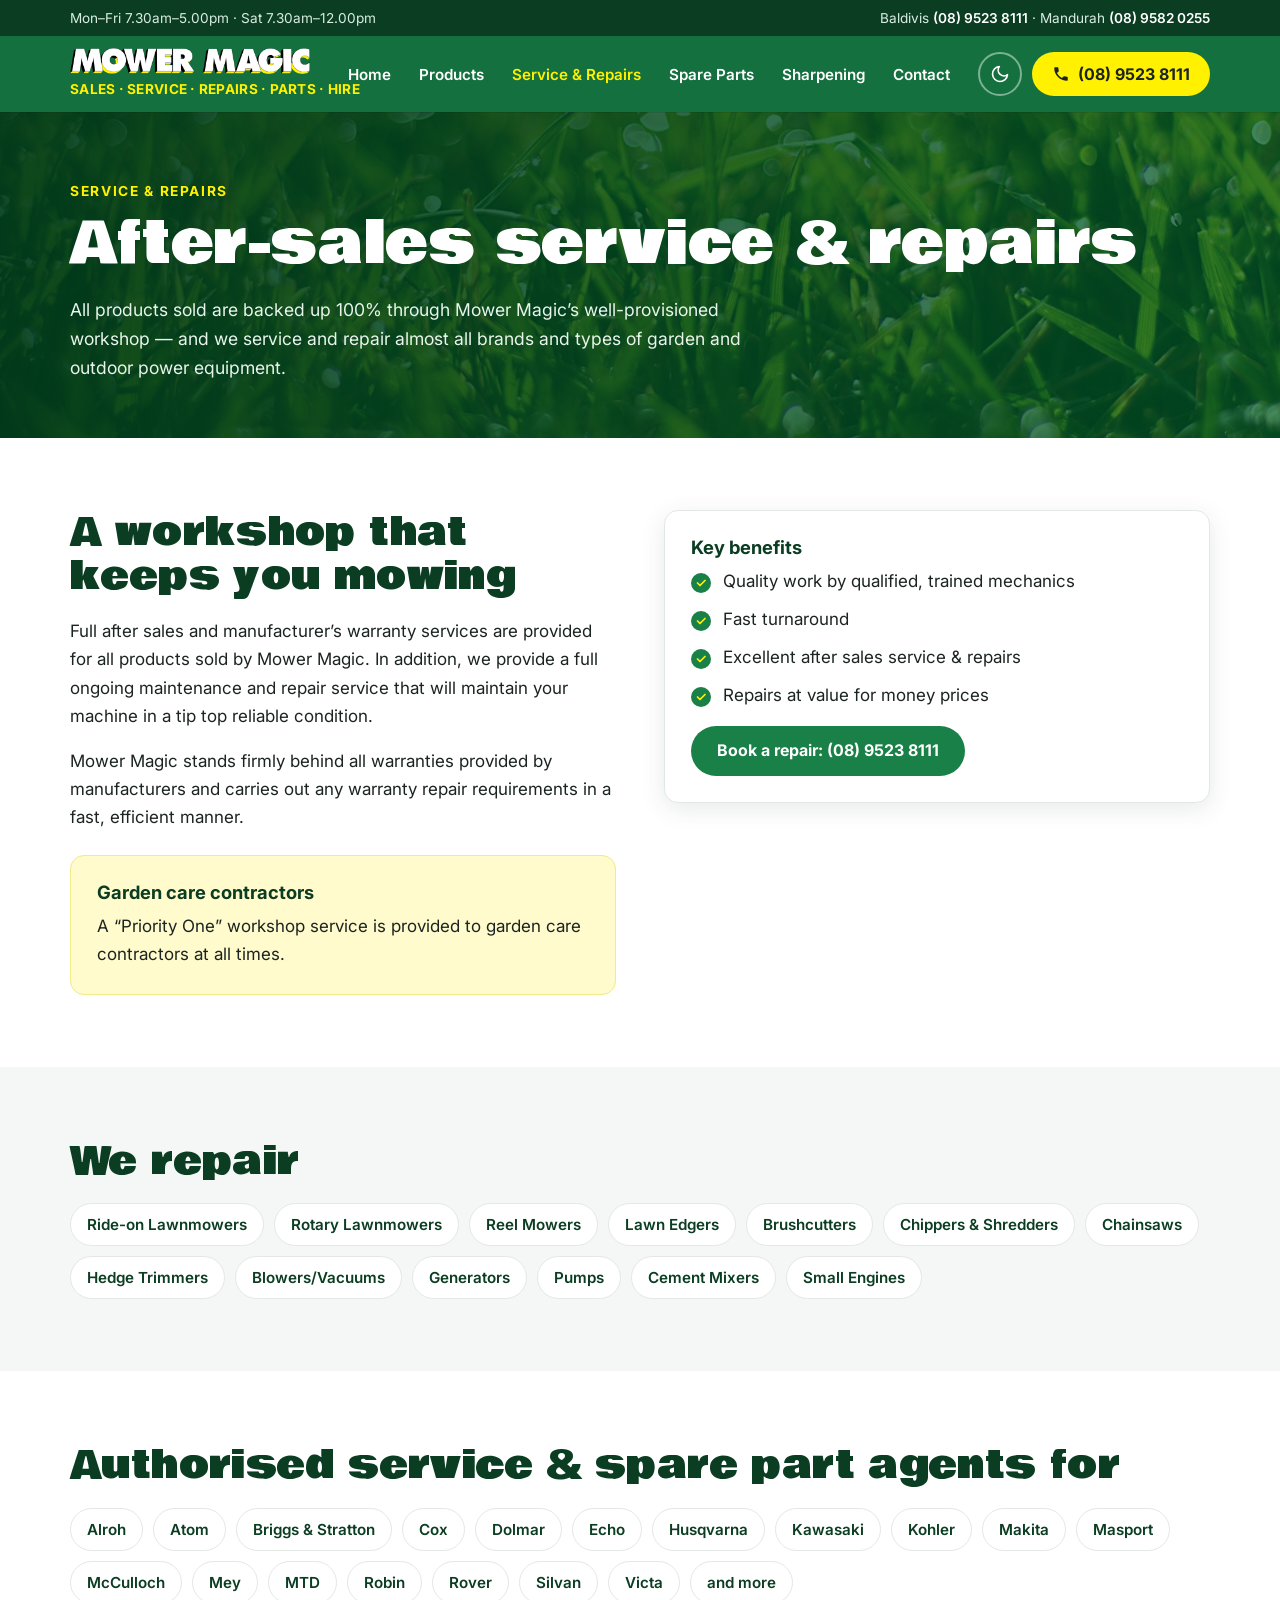
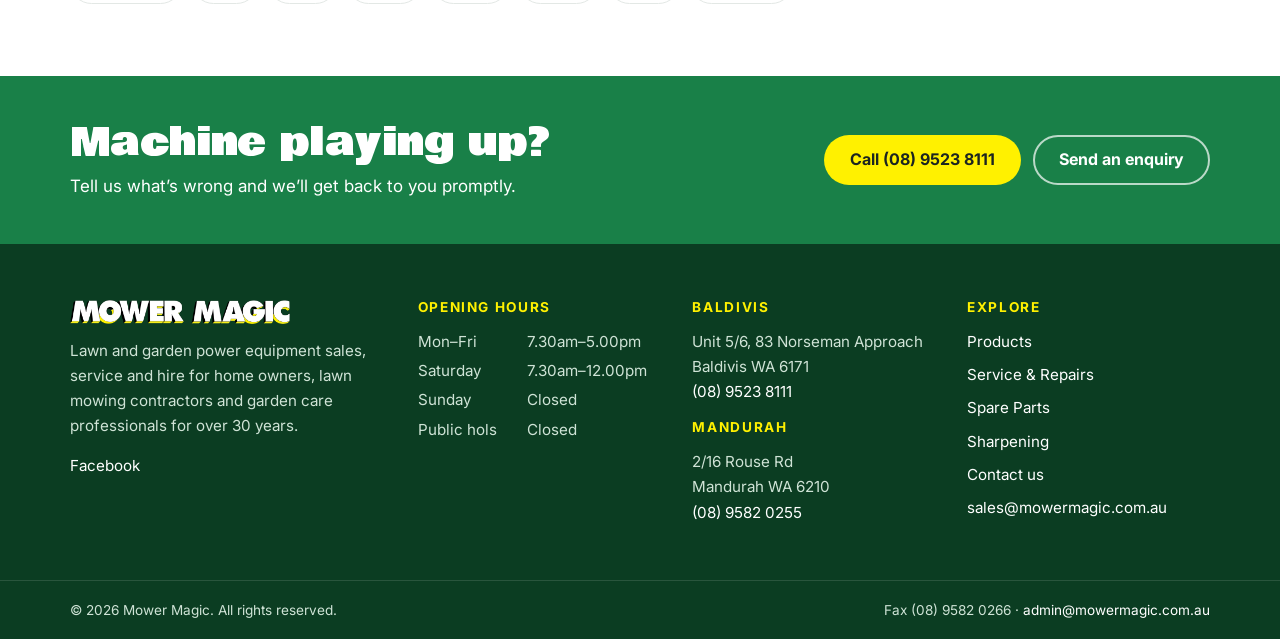
<file: repairs.html>
<!DOCTYPE html>
<html lang="en-AU">
<head>
  <meta charset="utf-8">
  <meta name="viewport" content="width=device-width, initial-scale=1">
  <meta name="robots" content="noindex">
  <title>Service &amp; Repairs | Mower Magic</title>
  <meta name="description" content="After-sales service and repairs for almost all brands of mowers and garden power equipment by qualified mechanics, with fast turnaround.">
  <meta name="theme-color" content="#198048">
  <script>(function(d){d.className+=' js';var t;try{t=localStorage.getItem('mm-theme')}catch(e){}if(t!=='light'&&t!=='dark'){t=window.matchMedia&&matchMedia('(prefers-color-scheme: dark)').matches?'dark':'light'}d.setAttribute('data-theme',t)})(document.documentElement);</script>
  <link rel="icon" href="images/logonew.png">
  <link rel="preconnect" href="https://fonts.googleapis.com">
  <link rel="preconnect" href="https://fonts.gstatic.com" crossorigin>
  <link href="https://fonts.googleapis.com/css2?family=Bowlby+One&family=Inter:wght@400;600;700;800&display=swap" rel="stylesheet">
  <link rel="stylesheet" href="css/style.css">
</head>
<body>
<a class="skip" href="#main">Skip to content</a>

<div class="topbar">
  <div class="container">
    <span>Mon&ndash;Fri 7.30am&ndash;5.00pm &middot; Sat 7.30am&ndash;12.00pm</span>
    <span>Baldivis <a href="tel:+61895238111">(08) 9523 8111</a> &middot; Mandurah <a href="tel:+61895820255">(08) 9582 0255</a></span>
  </div>
</div>

<header class="site-header">
  <div class="container">
    <a class="brand" href="index.html" aria-label="Mower Magic home">
      <img src="images/logoretina.png" alt="Mower Magic" width="800" height="87">
      <span>Sales &middot; Service &middot; Repairs &middot; Parts &middot; Hire</span>
    </a>
    <nav class="nav" id="site-nav" aria-label="Main">
      <a href="index.html">Home</a>
      <a href="products.html">Products</a>
      <a href="repairs.html" aria-current="page">Service &amp; Repairs</a>
      <a href="parts.html">Spare Parts</a>
      <a href="sharpening.html">Sharpening</a>
      <a href="contact.html">Contact</a>
    </nav>
    <div class="header-actions">
      <button class="theme-toggle" type="button" aria-label="Switch to dark mode" aria-pressed="false">
        <svg class="i-moon" viewBox="0 0 24 24" fill="none" stroke="currentColor" stroke-width="2" stroke-linecap="round" stroke-linejoin="round" aria-hidden="true"><path d="M21 12.8A9 9 0 1 1 11.2 3a7 7 0 0 0 9.8 9.8z"/></svg>
        <svg class="i-sun" viewBox="0 0 24 24" fill="none" stroke="currentColor" stroke-width="2" stroke-linecap="round" aria-hidden="true"><circle cx="12" cy="12" r="4"/><path d="M12 2v2M12 20v2M4.9 4.9l1.4 1.4M17.7 17.7l1.4 1.4M2 12h2M20 12h2M4.9 19.1l1.4-1.4M17.7 6.3l1.4-1.4"/></svg>
      </button>
      <a class="btn btn--yellow call-btn" href="tel:+61895238111" aria-label="Call Mower Magic Baldivis on (08) 9523 8111">
        <svg viewBox="0 0 24 24" fill="currentColor" aria-hidden="true"><path d="M6.6 10.8a15.1 15.1 0 0 0 6.6 6.6l2.2-2.2a1 1 0 0 1 1-.25 11.4 11.4 0 0 0 3.6.57 1 1 0 0 1 1 1V20a1 1 0 0 1-1 1A17 17 0 0 1 3 4a1 1 0 0 1 1-1h3.5a1 1 0 0 1 1 1c0 1.25.2 2.45.57 3.57a1 1 0 0 1-.25 1z"/></svg>
        <span class="call-label">(08) 9523 8111</span><span class="call-short">Call</span>
      </a>
      <button class="menu-toggle" type="button" aria-controls="site-nav" aria-expanded="false" aria-label="Open menu"><span></span></button>
    </div>
  </div>
</header>

<main id="main">

<section class="page-hero" style="--hero-img:url('../images/sliderbg3-1600.jpg')">
  <div class="container">
    <span class="eyebrow">Service &amp; Repairs</span>
    <h1>After-sales service &amp; repairs</h1>
    <p>All products sold are backed up 100% through Mower Magic&rsquo;s well-provisioned workshop &mdash; and we service and repair almost all brands and types of garden and outdoor power equipment.</p>
  </div>
</section>

<section class="section">
  <div class="container split split--top">
    <div>
      <h2>A workshop that keeps you mowing</h2>
      <p>Full after sales and manufacturer&rsquo;s warranty services are provided for all products sold by Mower Magic. In addition, we provide a full ongoing maintenance and repair service that will maintain your machine in a tip top reliable condition.</p>
      <p>Mower Magic stands firmly behind all warranties provided by manufacturers and carries out any warranty repair requirements in a fast, efficient manner.</p>
      <div class="card" style="background:var(--yellow-soft);border-color:var(--yellow-line);box-shadow:none;margin-top:24px">
        <h3>Garden care contractors</h3>
        <p>A &ldquo;Priority One&rdquo; workshop service is provided to garden care contractors at all times.</p>
      </div>
    </div>
    <div class="card">
      <h3>Key benefits</h3>
      <ul class="ticks">
        <li>Quality work by qualified, trained mechanics</li>
        <li>Fast turnaround</li>
        <li>Excellent after sales service &amp; repairs</li>
        <li>Repairs at value for money prices</li>
      </ul>
      <a class="btn btn--green" href="tel:+61895238111">Book a repair: (08) 9523 8111</a>
    </div>
  </div>
</section>

<section class="section section--soft">
  <div class="container">
    <h2>We repair</h2>
    <ul class="pill-list" style="margin-top:20px">
      <li>Ride-on Lawnmowers</li><li>Rotary Lawnmowers</li><li>Reel Mowers</li><li>Lawn Edgers</li><li>Brushcutters</li>
      <li>Chippers &amp; Shredders</li><li>Chainsaws</li><li>Hedge Trimmers</li><li>Blowers/Vacuums</li><li>Generators</li>
      <li>Pumps</li><li>Cement Mixers</li><li>Small Engines</li>
    </ul>
  </div>
</section>

<section class="section">
  <div class="container">
    <h2>Authorised service &amp; spare part agents for</h2>
    <ul class="pill-list" style="margin-top:20px">
      <li>Alroh</li><li>Atom</li><li>Briggs &amp; Stratton</li><li>Cox</li><li>Dolmar</li><li>Echo</li><li>Husqvarna</li>
      <li>Kawasaki</li><li>Kohler</li><li>Makita</li><li>Masport</li><li>McCulloch</li><li>Mey</li><li>MTD</li>
      <li>Robin</li><li>Rover</li><li>Silvan</li><li>Victa</li><li>and more</li>
    </ul>
  </div>
</section>

<section class="cta-band">
  <div class="container">
    <div>
      <h2>Machine playing up?</h2>
      <p>Tell us what&rsquo;s wrong and we&rsquo;ll get back to you promptly.</p>
    </div>
    <div class="cta-actions">
      <a class="btn btn--yellow" href="tel:+61895238111">Call (08) 9523 8111</a>
      <a class="btn btn--ghost" href="contact.html">Send an enquiry</a>
    </div>
  </div>
</section>
</main>

<footer class="site-footer">
  <div class="container">
    <div>
      <img class="footer-logo" src="images/logoretina.png" alt="Mower Magic" width="800" height="87" loading="lazy" decoding="async">
      <p>Lawn and garden power equipment sales, service and hire for home owners, lawn mowing contractors and garden care professionals for over 30 years.</p>
      <p><a href="https://www.facebook.com/mowermagicmandurah" rel="noopener">Facebook</a></p>
    </div>
    <div>
      <h3>Opening hours</h3>
      <div class="footer-hours">
        <span>Mon&ndash;Fri</span><span>7.30am&ndash;5.00pm</span>
        <span>Saturday</span><span>7.30am&ndash;12.00pm</span>
        <span>Sunday</span><span>Closed</span>
        <span>Public hols</span><span>Closed</span>
      </div>
    </div>
    <div>
      <h3>Baldivis</h3>
      <p>Unit 5/6, 83 Norseman Approach<br>Baldivis WA 6171<br><a href="tel:+61895238111">(08) 9523 8111</a></p>
      <h3>Mandurah</h3>
      <p>2/16 Rouse Rd<br>Mandurah WA 6210<br><a href="tel:+61895820255">(08) 9582 0255</a></p>
    </div>
    <div>
      <h3>Explore</h3>
      <ul>
        <li><a href="products.html">Products</a></li>
        <li><a href="repairs.html">Service &amp; Repairs</a></li>
        <li><a href="parts.html">Spare Parts</a></li>
        <li><a href="sharpening.html">Sharpening</a></li>
        <li><a href="contact.html">Contact us</a></li>
        <li><a href="mailto:sales@mowermagic.com.au">sales@mowermagic.com.au</a></li>
      </ul>
    </div>
  </div>
  <div class="footer-bottom">
    <div class="container">
      <span>&copy; <span id="year">2026</span> Mower Magic. All rights reserved.</span>
      <span>Fax (08) 9582 0266 &middot; <a href="mailto:admin@mowermagic.com.au">admin@mowermagic.com.au</a></span>
    </div>
  </div>
</footer>

<a class="mobile-call" href="tel:+61895238111">
  <svg viewBox="0 0 24 24" fill="currentColor" aria-hidden="true"><path d="M6.6 10.8a15.1 15.1 0 0 0 6.6 6.6l2.2-2.2a1 1 0 0 1 1-.25 11.4 11.4 0 0 0 3.6.57 1 1 0 0 1 1 1V20a1 1 0 0 1-1 1A17 17 0 0 1 3 4a1 1 0 0 1 1-1h3.5a1 1 0 0 1 1 1c0 1.25.2 2.45.57 3.57a1 1 0 0 1-.25 1z"/></svg>
  Call Baldivis (08) 9523 8111
</a>

<script src="js/main.js"></script>
</body>
</html>
</file>
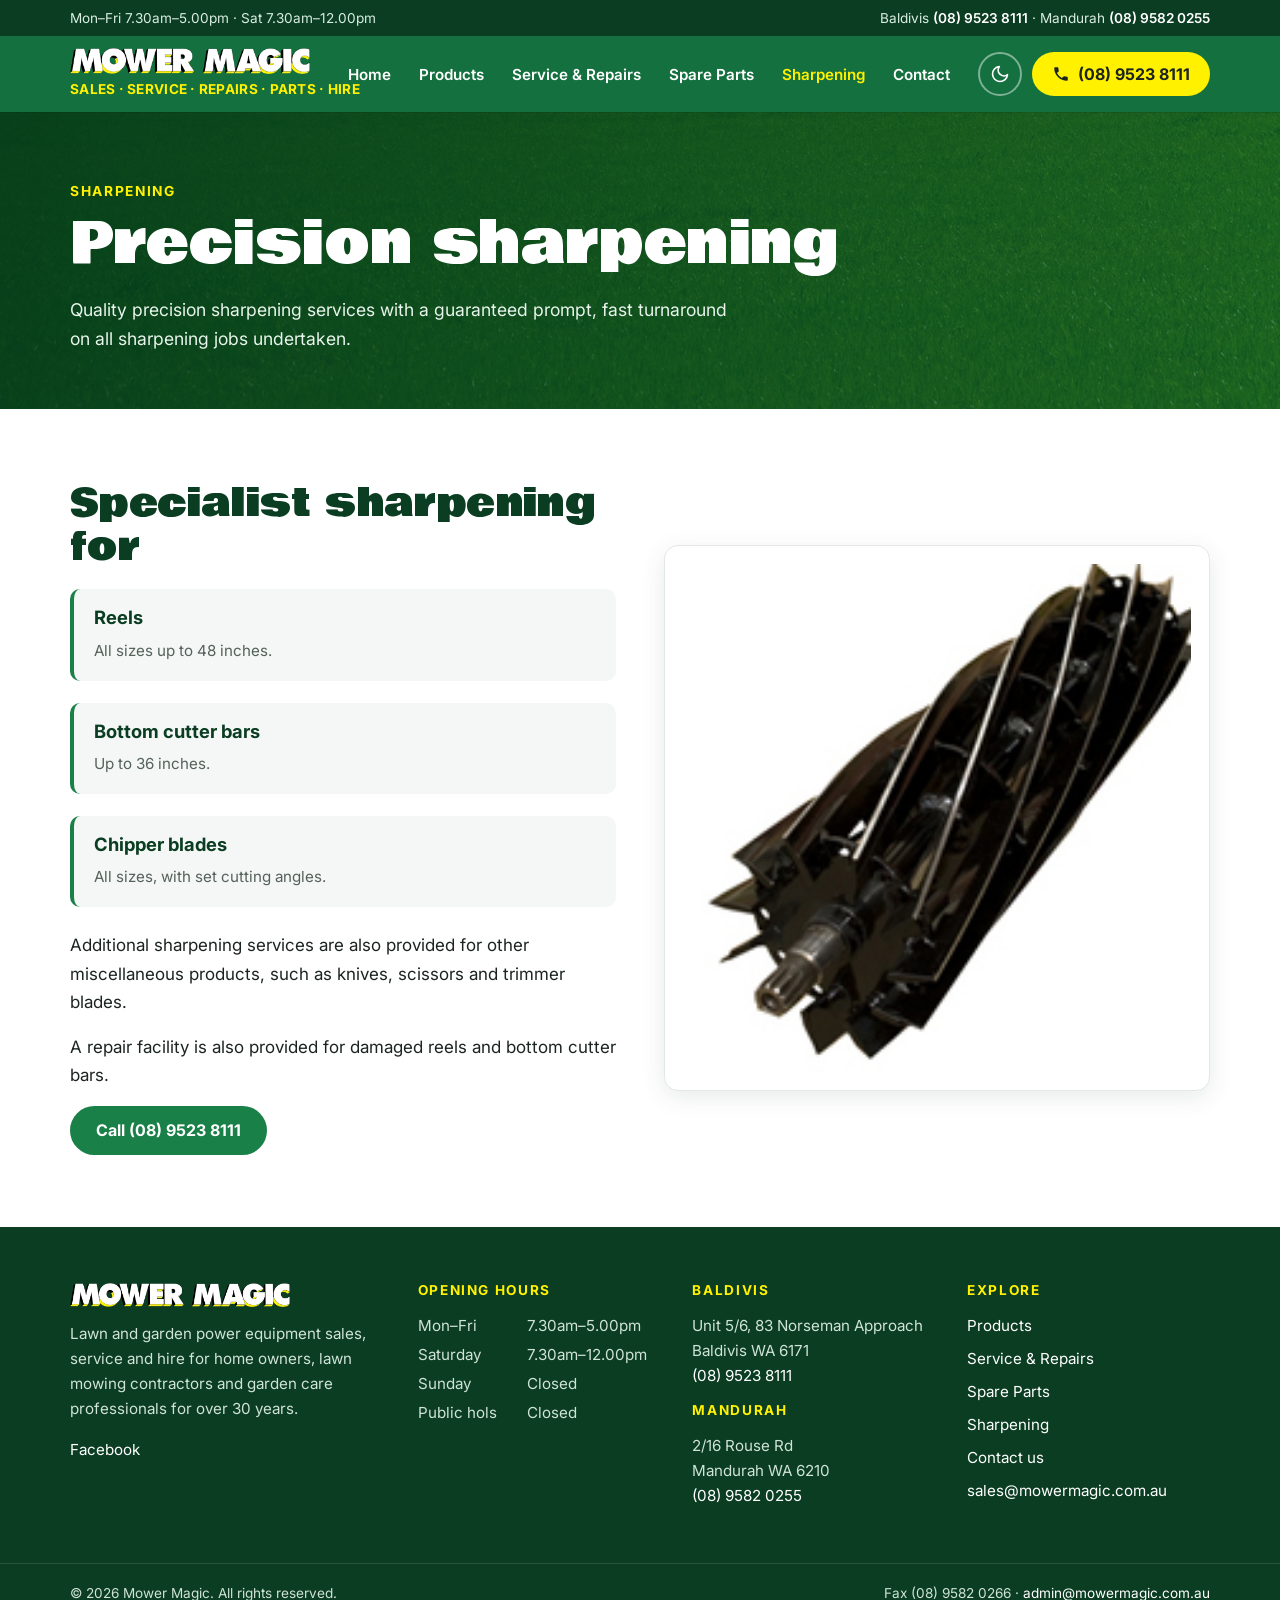
<file: sharpening.html>
<!DOCTYPE html>
<html lang="en-AU">
<head>
  <meta charset="utf-8">
  <meta name="viewport" content="width=device-width, initial-scale=1">
  <meta name="robots" content="noindex">
  <title>Sharpening | Mower Magic</title>
  <meta name="description" content="Precision sharpening of reels, bottom cutter bars and chipper blades with a fast turnaround.">
  <meta name="theme-color" content="#198048">
  <script>(function(d){d.className+=' js';var t;try{t=localStorage.getItem('mm-theme')}catch(e){}if(t!=='light'&&t!=='dark'){t=window.matchMedia&&matchMedia('(prefers-color-scheme: dark)').matches?'dark':'light'}d.setAttribute('data-theme',t)})(document.documentElement);</script>
  <link rel="icon" href="images/logonew.png">
  <link rel="preconnect" href="https://fonts.googleapis.com">
  <link rel="preconnect" href="https://fonts.gstatic.com" crossorigin>
  <link href="https://fonts.googleapis.com/css2?family=Bowlby+One&family=Inter:wght@400;600;700;800&display=swap" rel="stylesheet">
  <link rel="stylesheet" href="css/style.css">
</head>
<body>
<a class="skip" href="#main">Skip to content</a>

<div class="topbar">
  <div class="container">
    <span>Mon&ndash;Fri 7.30am&ndash;5.00pm &middot; Sat 7.30am&ndash;12.00pm</span>
    <span>Baldivis <a href="tel:+61895238111">(08) 9523 8111</a> &middot; Mandurah <a href="tel:+61895820255">(08) 9582 0255</a></span>
  </div>
</div>

<header class="site-header">
  <div class="container">
    <a class="brand" href="index.html" aria-label="Mower Magic home">
      <img src="images/logoretina.png" alt="Mower Magic" width="800" height="87">
      <span>Sales &middot; Service &middot; Repairs &middot; Parts &middot; Hire</span>
    </a>
    <nav class="nav" id="site-nav" aria-label="Main">
      <a href="index.html">Home</a>
      <a href="products.html">Products</a>
      <a href="repairs.html">Service &amp; Repairs</a>
      <a href="parts.html">Spare Parts</a>
      <a href="sharpening.html" aria-current="page">Sharpening</a>
      <a href="contact.html">Contact</a>
    </nav>
    <div class="header-actions">
      <button class="theme-toggle" type="button" aria-label="Switch to dark mode" aria-pressed="false">
        <svg class="i-moon" viewBox="0 0 24 24" fill="none" stroke="currentColor" stroke-width="2" stroke-linecap="round" stroke-linejoin="round" aria-hidden="true"><path d="M21 12.8A9 9 0 1 1 11.2 3a7 7 0 0 0 9.8 9.8z"/></svg>
        <svg class="i-sun" viewBox="0 0 24 24" fill="none" stroke="currentColor" stroke-width="2" stroke-linecap="round" aria-hidden="true"><circle cx="12" cy="12" r="4"/><path d="M12 2v2M12 20v2M4.9 4.9l1.4 1.4M17.7 17.7l1.4 1.4M2 12h2M20 12h2M4.9 19.1l1.4-1.4M17.7 6.3l1.4-1.4"/></svg>
      </button>
      <a class="btn btn--yellow call-btn" href="tel:+61895238111" aria-label="Call Mower Magic Baldivis on (08) 9523 8111">
        <svg viewBox="0 0 24 24" fill="currentColor" aria-hidden="true"><path d="M6.6 10.8a15.1 15.1 0 0 0 6.6 6.6l2.2-2.2a1 1 0 0 1 1-.25 11.4 11.4 0 0 0 3.6.57 1 1 0 0 1 1 1V20a1 1 0 0 1-1 1A17 17 0 0 1 3 4a1 1 0 0 1 1-1h3.5a1 1 0 0 1 1 1c0 1.25.2 2.45.57 3.57a1 1 0 0 1-.25 1z"/></svg>
        <span class="call-label">(08) 9523 8111</span><span class="call-short">Call</span>
      </a>
      <button class="menu-toggle" type="button" aria-controls="site-nav" aria-expanded="false" aria-label="Open menu"><span></span></button>
    </div>
  </div>
</header>

<main id="main">

<section class="page-hero" style="--hero-img:url('../images/sliderbg4-1600.jpg')">
  <div class="container">
    <span class="eyebrow">Sharpening</span>
    <h1>Precision sharpening</h1>
    <p>Quality precision sharpening services with a guaranteed prompt, fast turnaround on all sharpening jobs undertaken.</p>
  </div>
</section>

<section class="section">
  <div class="container split">
    <div>
      <h2>Specialist sharpening for</h2>
      <div class="grid" style="margin-top:20px">
        <div class="info-box"><h3>Reels</h3><p>All sizes up to 48 inches.</p></div>
        <div class="info-box"><h3>Bottom cutter bars</h3><p>Up to 36 inches.</p></div>
        <div class="info-box"><h3>Chipper blades</h3><p>All sizes, with set cutting angles.</p></div>
      </div>
      <p style="margin-top:24px">Additional sharpening services are also provided for other miscellaneous products, such as knives, scissors and trimmer blades.</p>
      <p>A repair facility is also provided for damaged reels and bottom cutter bars.</p>
      <a class="btn btn--green" href="tel:+61895238111">Call (08) 9523 8111</a>
    </div>
    <div class="card" style="padding:18px">
      <img src="images/Cylinder-Pic1.jpg" alt="Cylinder mower reel" loading="lazy" decoding="async" style="width:100%;border-radius:10px" width="200" height="200">
    </div>
  </div>
</section>
</main>

<footer class="site-footer">
  <div class="container">
    <div>
      <img class="footer-logo" src="images/logoretina.png" alt="Mower Magic" width="800" height="87" loading="lazy" decoding="async">
      <p>Lawn and garden power equipment sales, service and hire for home owners, lawn mowing contractors and garden care professionals for over 30 years.</p>
      <p><a href="https://www.facebook.com/mowermagicmandurah" rel="noopener">Facebook</a></p>
    </div>
    <div>
      <h3>Opening hours</h3>
      <div class="footer-hours">
        <span>Mon&ndash;Fri</span><span>7.30am&ndash;5.00pm</span>
        <span>Saturday</span><span>7.30am&ndash;12.00pm</span>
        <span>Sunday</span><span>Closed</span>
        <span>Public hols</span><span>Closed</span>
      </div>
    </div>
    <div>
      <h3>Baldivis</h3>
      <p>Unit 5/6, 83 Norseman Approach<br>Baldivis WA 6171<br><a href="tel:+61895238111">(08) 9523 8111</a></p>
      <h3>Mandurah</h3>
      <p>2/16 Rouse Rd<br>Mandurah WA 6210<br><a href="tel:+61895820255">(08) 9582 0255</a></p>
    </div>
    <div>
      <h3>Explore</h3>
      <ul>
        <li><a href="products.html">Products</a></li>
        <li><a href="repairs.html">Service &amp; Repairs</a></li>
        <li><a href="parts.html">Spare Parts</a></li>
        <li><a href="sharpening.html">Sharpening</a></li>
        <li><a href="contact.html">Contact us</a></li>
        <li><a href="mailto:sales@mowermagic.com.au">sales@mowermagic.com.au</a></li>
      </ul>
    </div>
  </div>
  <div class="footer-bottom">
    <div class="container">
      <span>&copy; <span id="year">2026</span> Mower Magic. All rights reserved.</span>
      <span>Fax (08) 9582 0266 &middot; <a href="mailto:admin@mowermagic.com.au">admin@mowermagic.com.au</a></span>
    </div>
  </div>
</footer>

<a class="mobile-call" href="tel:+61895238111">
  <svg viewBox="0 0 24 24" fill="currentColor" aria-hidden="true"><path d="M6.6 10.8a15.1 15.1 0 0 0 6.6 6.6l2.2-2.2a1 1 0 0 1 1-.25 11.4 11.4 0 0 0 3.6.57 1 1 0 0 1 1 1V20a1 1 0 0 1-1 1A17 17 0 0 1 3 4a1 1 0 0 1 1-1h3.5a1 1 0 0 1 1 1c0 1.25.2 2.45.57 3.57a1 1 0 0 1-.25 1z"/></svg>
  Call Baldivis (08) 9523 8111
</a>

<script src="js/main.js"></script>
</body>
</html>
</file>
<file: css/style.css>
/* Mower Magic — shared styles. Brand: green #198048 / #006832, yellow #fff100 */
:root {
  --green: #198048;
  --green-dark: #006832;
  --green-deep: #0b3d22;
  --yellow: #fff100;
  --yellow-soft: #fffbcc;
  --ink: #1b2420;
  --muted: #55615b;
  --line: #e3e8e5;
  --bg: #ffffff;
  --bg-soft: #f4f7f5;
  --radius: 14px;
  --shadow: 0 6px 24px rgba(11, 61, 34, .10);
  --shadow-lg: 0 14px 34px rgba(11, 61, 34, .16);
  --surface: #ffffff;
  --img-bg: #ffffff;
  --heading: #0b3d22;
  --link: #006832;
  --link-hover: #198048;
  --accent-text: #198048;
  --on-yellow: #1b2420;
  --yellow-line: #f1e98a;
  --input-border: #c9d3ce;
  --header-bg: #198048;
  --topbar-bg: #0b3d22;
  --menu-bg: #006832;
  --band-bg: #006832;
  --cta-bg: #198048;
  --footer-bg: #0b3d22;
  --glass: rgba(255, 255, 255, .94);
  --focus: #0a6b35;
  --ease: cubic-bezier(.2, .7, .2, 1);
  --max: 1180px;
  --head-font: "Bowlby One", Impact, "Arial Black", sans-serif;
  --body-font: "Inter", system-ui, -apple-system, "Segoe UI", Roboto, Arial, sans-serif;
}

*, *::before, *::after { box-sizing: border-box; }
html { scroll-behavior: smooth; -webkit-text-size-adjust: 100%; }
body {
  margin: 0;
  font-family: var(--body-font);
  font-size: 17px;
  line-height: 1.65;
  color: var(--ink);
  background: var(--bg);
  overflow-x: hidden;
}
img { max-width: 100%; height: auto; display: block; }
a { color: var(--link); transition: color .2s var(--ease); }
a:hover { color: var(--link-hover); }
h1, h2, h3 { line-height: 1.15; margin: 0 0 .5em; }
h1, h2 { font-family: var(--head-font); font-weight: 400; letter-spacing: .01em; }
h1 { font-size: clamp(2rem, 5.5vw, 3.6rem); }
h2 { font-size: clamp(1.6rem, 3.6vw, 2.4rem); color: var(--heading); }
h3 { font-size: 1.15rem; font-weight: 700; }
p { margin: 0 0 1em; }

.container { width: 100%; max-width: var(--max); margin: 0 auto; padding: 0 20px; }
.section { padding: 72px 0; }
.section--soft { background: var(--bg-soft); }
.section--green { background: var(--band-bg); color: #fff; }
.section--green h2 { color: #fff; }
.eyebrow {
  display: inline-block;
  font-size: .8rem; font-weight: 700; letter-spacing: .12em; text-transform: uppercase;
  color: var(--accent-text); margin-bottom: .6em;
}
.section--green .eyebrow, .hero .eyebrow, .page-hero .eyebrow { color: var(--yellow); }
.lead { font-size: 1.15rem; color: var(--muted); max-width: 720px; }
.center { text-align: center; }
.center .lead { margin-left: auto; margin-right: auto; }

/* Skip link */
.skip { position: absolute; left: -9999px; top: 0; background: var(--yellow); color: var(--on-yellow); padding: 8px 14px; z-index: 200; }
.skip:focus { left: 8px; top: 8px; }

/* Buttons */
.btn {
  display: inline-flex; align-items: center; justify-content: center; gap: .5em;
  padding: 14px 24px; border-radius: 999px;
  font-weight: 700; font-size: 1rem; text-decoration: none; line-height: 1.1;
  border: 2px solid transparent; cursor: pointer; transition: transform .2s var(--ease), background-color .2s var(--ease), color .2s var(--ease), box-shadow .2s var(--ease), border-color .2s var(--ease);
}
.btn:hover { transform: translateY(-2px); box-shadow: 0 8px 18px rgba(0,0,0,.18); }
.btn:active { transform: translateY(0); box-shadow: none; }
.btn--yellow { background: var(--yellow); color: var(--on-yellow); }
.btn--yellow:hover { background: #fff64d; color: var(--on-yellow); }
.btn--green { background: var(--green); color: #fff; }
.btn--green:hover { background: var(--green-dark); color: #fff; }
.btn--ghost { border-color: rgba(255,255,255,.7); color: #fff; }
.btn--ghost:hover { background: rgba(255,255,255,.12); color: #fff; }
.btn svg { width: 18px; height: 18px; flex: none; }

/* Top bar */
.topbar { background: var(--topbar-bg); color: #d9eee1; font-size: .85rem; }
.topbar .container { display: flex; justify-content: space-between; gap: 16px; padding-top: 7px; padding-bottom: 7px; flex-wrap: wrap; }
.topbar a { color: #fff; text-decoration: none; font-weight: 600; }
.topbar a:hover { color: var(--yellow); }

/* Header */
.site-header { position: sticky; top: 0; z-index: 100; background: transparent; box-shadow: 0 1px 0 rgba(0,0,0,.08); transition: box-shadow .3s var(--ease); }
/* Background sits on a pseudo-element so backdrop-filter never becomes the containing block for the fixed mobile nav */
.site-header::before { content: ""; position: absolute; inset: 0; z-index: -1; background: var(--header-bg); transition: opacity .3s var(--ease); }
.site-header.is-scrolled { box-shadow: 0 6px 24px rgba(0,0,0,.22); }
.site-header.is-scrolled::before { opacity: .96; -webkit-backdrop-filter: blur(12px) saturate(1.3); backdrop-filter: blur(12px) saturate(1.3); }
.site-header .container { display: flex; align-items: center; justify-content: space-between; gap: 16px; height: 76px; }
.brand { display: flex; flex-direction: column; text-decoration: none; min-width: 0; }
.brand img { width: 240px; height: auto; }
.brand span { color: var(--yellow); font-size: .68rem; font-weight: 700; letter-spacing: .16em; text-transform: uppercase; margin-top: 4px; white-space: nowrap; }
.nav { display: flex; align-items: center; gap: 4px; }
.nav a {
  color: #fff; text-decoration: none; font-weight: 600; font-size: .95rem;
  padding: 10px 12px; border-radius: 8px; white-space: nowrap;
  transition: background-color .2s var(--ease), color .2s var(--ease);
}
.nav a:hover { background: rgba(255,255,255,.12); color: #fff; }
.nav a[aria-current="page"] { color: var(--yellow); }
.header-actions { display: flex; align-items: center; gap: 10px; }
.call-btn { padding: 11px 18px; white-space: nowrap; }
.call-short { display: none; }
.menu-toggle {
  display: none; background: transparent; border: 2px solid rgba(255,255,255,.6); border-radius: 10px;
  width: 46px; height: 46px; padding: 0; cursor: pointer; color: #fff;
  align-items: center; justify-content: center;
}
.menu-toggle span, .menu-toggle span::before, .menu-toggle span::after {
  display: block; width: 22px; height: 2px; background: currentColor; border-radius: 2px; position: relative; transition: transform .2s, background .2s;
}
.menu-toggle span::before, .menu-toggle span::after { content: ""; position: absolute; left: 0; }
.menu-toggle span::before { top: -7px; }
.menu-toggle span::after { top: 7px; }
.menu-open .menu-toggle span { background: transparent; }
.menu-open .menu-toggle span::before { transform: translateY(7px) rotate(45deg); }
.menu-open .menu-toggle span::after { transform: translateY(-7px) rotate(-45deg); }

/* Hero (home) */
.hero {
  position: relative; color: #fff; overflow: hidden;
  background: linear-gradient(100deg, rgba(0,60,28,.92) 0%, rgba(0,80,38,.78) 45%, rgba(0,80,38,.35) 100%),
              url("../images/sliderbg2-1600.jpg") center / cover no-repeat;
}
.hero .container { display: grid; grid-template-columns: minmax(0, 1.1fr) minmax(0, .9fr); gap: 32px; align-items: center; padding-top: 72px; padding-bottom: 72px; }
.hero h1 { color: #fff; text-shadow: 3px 3px 0 rgba(0,0,0,.35); }
.hero h1 em { font-style: normal; color: var(--yellow); }
.hero p { font-size: 1.15rem; max-width: 560px; color: #e8f5ec; }
.hero-actions { display: flex; flex-wrap: wrap; gap: 12px; margin-top: 24px; }
.hero-img img { width: 100%; max-width: 560px; margin-left: auto; filter: drop-shadow(0 20px 30px rgba(0,0,0,.4)); }
.tagline { font-weight: 700; letter-spacing: .14em; text-transform: uppercase; font-size: .85rem; color: var(--yellow); margin-bottom: 14px; }

/* Stats strip */
.stats { background: var(--yellow); color: var(--on-yellow); }
.stats .container { display: grid; grid-template-columns: repeat(4, minmax(0, 1fr)); gap: 16px; padding-top: 22px; padding-bottom: 22px; }
.stat strong { display: block; font-family: var(--head-font); font-weight: 400; font-size: 1.6rem; line-height: 1.1; color: #0b3d22; }
.stat span { font-size: .9rem; font-weight: 600; }

/* Page hero (inner pages) */
.page-hero {
  color: #fff; padding: 64px 0 56px;
  background: linear-gradient(100deg, rgba(0,60,28,.93), rgba(0,90,42,.72)), var(--hero-img, url("../images/sliderbg2-1600.jpg")) center / cover no-repeat;
}
.page-hero h1 { color: #fff; margin-bottom: .3em; }
.page-hero p { color: #e8f5ec; font-size: 1.1rem; max-width: 680px; margin: 0; }

/* Cards & grids */
.grid { display: grid; gap: 22px; }
.grid--2 { grid-template-columns: repeat(2, minmax(0, 1fr)); }
.grid--3 { grid-template-columns: repeat(3, minmax(0, 1fr)); }
.grid--4 { grid-template-columns: repeat(4, minmax(0, 1fr)); }
.card {
  background: var(--surface); border: 1px solid var(--line); border-radius: var(--radius);
  padding: 26px; box-shadow: var(--shadow);
}
.card h3 { color: var(--heading); }
.card p:last-child { margin-bottom: 0; }
.icon-badge {
  width: 52px; height: 52px; border-radius: 14px; background: var(--yellow-soft); color: var(--accent-text);
  display: flex; align-items: center; justify-content: center; margin-bottom: 16px;
}
.icon-badge svg { width: 28px; height: 28px; }

.cat-card {
  display: flex; flex-direction: column; text-decoration: none; color: var(--ink);
  background: var(--surface); border-radius: var(--radius); overflow: hidden; border: 1px solid var(--line);
  box-shadow: var(--shadow); transition: transform .3s var(--ease), box-shadow .3s var(--ease);
}
.cat-card:hover { transform: translateY(-4px); box-shadow: var(--shadow-lg); color: var(--ink); }
.cat-card .cat-img { min-height: 0; background: linear-gradient(160deg, var(--green) 0%, var(--green-deep) 100%); aspect-ratio: 16 / 10; display: flex; align-items: center; justify-content: center; padding: 18px; }
.cat-card .cat-img img { width: 100%; height: 100%; object-fit: contain; filter: drop-shadow(0 10px 14px rgba(0,0,0,.35)); transition: transform .4s var(--ease); }
.cat-card:hover .cat-img img { transform: scale(1.06); }
.cat-card .cat-body { padding: 18px 20px 22px; }
.cat-card h3 { margin-bottom: .3em; color: var(--heading); }
.cat-card p { color: var(--muted); font-size: .95rem; margin: 0; }
.more { display: inline-block; margin-top: 10px; font-weight: 700; color: var(--accent-text); transition: transform .2s var(--ease); }
.cat-card:hover .more, .card:hover .more, .more:hover { transform: translateX(4px); }

.cat-list { display: flex; flex-wrap: wrap; gap: 10px; justify-content: center; margin-top: 28px; }
.cat-list a {
  text-decoration: none; padding: 10px 16px; border-radius: 999px; font-weight: 600; font-size: .95rem;
  background: var(--surface); border: 1px solid var(--line); color: var(--heading);
  transition: background-color .2s var(--ease), color .2s var(--ease), border-color .2s var(--ease);
}
.cat-list a:hover { background: var(--green); border-color: var(--green); color: #fff; }

/* Two-column feature */
.split { display: grid; grid-template-columns: minmax(0, 1fr) minmax(0, 1fr); gap: 48px; align-items: center; }
.split--top { align-items: start; }

/* Lists */
.ticks { list-style: none; padding: 0; margin: 0 0 1em; }
.ticks li { position: relative; padding-left: 32px; margin-bottom: 10px; }
.ticks li::before {
  content: ""; position: absolute; left: 0; top: .35em; width: 20px; height: 20px; border-radius: 50%;
  background: var(--green) url("data:image/svg+xml,%3Csvg xmlns='http://www.w3.org/2000/svg' viewBox='0 0 24 24' fill='none' stroke='%23fff100' stroke-width='3.5' stroke-linecap='round' stroke-linejoin='round'%3E%3Cpath d='M5 12l5 5L20 7'/%3E%3C/svg%3E") center / 12px no-repeat;
}
.pill-list { list-style: none; padding: 0; margin: 0; display: flex; flex-wrap: wrap; gap: 10px; }
.pill-list li { background: var(--surface); border: 1px solid var(--line); border-radius: 999px; padding: 8px 16px; font-weight: 600; font-size: .95rem; color: var(--heading); }
.section--soft .pill-list li { background: var(--surface); }
.section--green .pill-list li { background: rgba(255,255,255,.08); border-color: rgba(255,255,255,.25); color: #fff; }
.cols { columns: 3 200px; column-gap: 28px; padding-left: 1.1em; margin: 0; }
.cols li { margin-bottom: 6px; break-inside: avoid; }

/* Product grid */
.prod-nav {
  position: sticky; top: 76px; z-index: 50; background: var(--glass); -webkit-backdrop-filter: blur(8px); backdrop-filter: blur(8px);
  border-bottom: 1px solid var(--line);
}
.prod-nav .container { display: flex; gap: 8px; overflow-x: auto; padding-top: 12px; padding-bottom: 12px; scrollbar-width: thin; }
.prod-nav a {
  flex: none; text-decoration: none; padding: 8px 14px; border-radius: 999px; font-weight: 600; font-size: .9rem;
  background: var(--bg-soft); color: var(--heading); white-space: nowrap; transition: background-color .2s var(--ease), color .2s var(--ease);
}
.prod-nav a:hover { background: var(--green); color: #fff; }
.prod-section { padding: 56px 0 24px; scroll-margin-top: 140px; }
.prod-section + .prod-section { border-top: 1px solid var(--line); }
.prod-intro { max-width: 820px; color: var(--muted); }
.prod-grid { display: grid; grid-template-columns: repeat(auto-fill, minmax(230px, 1fr)); gap: 20px; margin-top: 28px; }
.prod {
  background: var(--surface); border: 1px solid var(--line); border-radius: var(--radius); overflow: hidden;
  display: flex; flex-direction: column; transition: box-shadow .3s var(--ease), transform .3s var(--ease);
}
.prod:hover { box-shadow: var(--shadow); transform: translateY(-2px); }
.prod .prod-img { aspect-ratio: 4 / 3; background: var(--img-bg); overflow: hidden; display: flex; align-items: center; justify-content: center; padding: 14px; border-bottom: 1px solid var(--line); }
.prod .prod-img img { width: 100%; height: 100%; object-fit: contain; transition: transform .4s var(--ease); }
.prod:hover .prod-img img { transform: scale(1.06); }
.prod .prod-body { padding: 16px 18px 18px; }
.prod h3 { font-size: 1.02rem; margin-bottom: .35em; color: var(--heading); }
.prod p { font-size: .92rem; color: var(--muted); margin: 0; }
.brand-tag { display: inline-block; font-size: .72rem; font-weight: 700; letter-spacing: .08em; text-transform: uppercase; color: var(--accent-text); margin-bottom: 4px; }
.info-boxes { display: grid; grid-template-columns: repeat(auto-fit, minmax(260px, 1fr)); gap: 18px; margin-top: 24px; }
.info-box { background: var(--bg-soft); border-left: 4px solid var(--green); border-radius: 10px; padding: 18px 20px; }
.info-box h3 { color: var(--heading); }
.info-box p { margin: 0; font-size: .95rem; color: var(--muted); }

/* CTA band */
.cta-band { background: var(--cta-bg); color: #fff; }
.cta-band .container { display: flex; align-items: center; justify-content: space-between; gap: 24px; padding-top: 44px; padding-bottom: 44px; flex-wrap: wrap; }
.cta-band h2 { color: #fff; margin: 0 0 .2em; }
.cta-band p { margin: 0; color: #e0f2e6; }
.cta-actions { display: flex; gap: 12px; flex-wrap: wrap; }

/* Hours table */
.hours { width: 100%; border-collapse: collapse; }
.hours th, .hours td { text-align: left; padding: 10px 0; border-bottom: 1px solid var(--line); }
.hours td { text-align: right; font-weight: 600; }
.section--green .hours th, .section--green .hours td { border-color: rgba(255,255,255,.2); }

/* Location cards */
.loc h3 { font-family: var(--head-font); font-weight: 400; font-size: 1.4rem; }
.loc address { font-style: normal; margin-bottom: 14px; }
.loc .phone { font-size: 1.3rem; font-weight: 800; text-decoration: none; color: var(--link); }
.map { border: 0; width: 100%; height: 280px; border-radius: 12px; margin-top: 16px; background: var(--bg-soft); }

/* Form */
.form { display: grid; gap: 14px; }
.form label { font-weight: 600; font-size: .95rem; display: block; margin-bottom: 4px; }
.form input, .form textarea, .form select {
  width: 100%; font: inherit; padding: 12px 14px; border: 1px solid var(--input-border); border-radius: 10px; background: var(--surface); transition: border-color .2s var(--ease), box-shadow .2s var(--ease); color: var(--ink);
}
.form input:focus, .form textarea:focus, .form select:focus { outline: none; box-shadow: 0 0 0 3px rgba(25,128,72,.35); border-color: var(--green); }
.form textarea { min-height: 140px; resize: vertical; }
.form .row { display: grid; grid-template-columns: minmax(0, 1fr) minmax(0, 1fr); gap: 14px; }
.form-note { font-size: .85rem; color: var(--muted); }

/* Footer */
.site-footer { background: var(--footer-bg); color: #cfe3d6; font-size: .95rem; }
.site-footer .container { display: grid; grid-template-columns: minmax(0, 1.3fr) repeat(3, minmax(0, 1fr)); gap: 32px; padding-top: 56px; padding-bottom: 40px; }
.site-footer h3 { color: var(--yellow); font-size: .85rem; letter-spacing: .12em; text-transform: uppercase; margin: 0 0 14px; }
.site-footer a { color: #fff; text-decoration: none; }
.site-footer a:hover { color: var(--yellow); }
.site-footer ul { list-style: none; margin: 0; padding: 0; }
.site-footer li { margin-bottom: 8px; }
.footer-logo { width: 220px; margin-bottom: 14px; }
.footer-hours { display: grid; grid-template-columns: auto auto; gap: 4px 16px; }
.footer-bottom { border-top: 1px solid rgba(255,255,255,.12); }
.footer-bottom .container { display: flex; justify-content: space-between; gap: 12px; flex-wrap: wrap; padding-top: 18px; padding-bottom: 18px; font-size: .85rem; grid-template-columns: none; }

/* Mobile call bar */
.mobile-call { display: none; }

/* ---------- Responsive ---------- */
@media (max-width: 1200px) {
  .nav a { padding: 10px 8px; font-size: .9rem; }
  .brand img { width: 200px; }
}

@media (max-width: 1100px) {
  .menu-toggle { display: inline-flex; }
  .nav {
    position: fixed; top: 76px; left: 0; right: 0; bottom: 0;
    flex-direction: column; align-items: stretch; gap: 0;
    background: var(--menu-bg); padding: 12px 20px 100px; overflow-y: auto;
    opacity: 0; transform: translateY(-10px); transition: opacity .2s ease, transform .2s ease, visibility .2s; visibility: hidden;
  }
  .menu-open .nav { opacity: 1; transform: none; visibility: visible; }
  .nav a { font-size: 1.15rem; padding: 16px 6px; border-bottom: 1px solid rgba(255,255,255,.12); border-radius: 0; }
  .menu-open { overflow: hidden; }
}

@media (max-width: 960px) {
  .hero .container { grid-template-columns: minmax(0, 1fr); padding-top: 48px; padding-bottom: 48px; }
  .hero-img img { max-width: 420px; margin: 0 auto; }
  .stats .container { grid-template-columns: repeat(2, minmax(0, 1fr)); }
  .grid--3, .grid--4 { grid-template-columns: repeat(2, minmax(0, 1fr)); }
  .split { grid-template-columns: minmax(0, 1fr); gap: 32px; }
  .site-footer .container { grid-template-columns: minmax(0, 1fr) minmax(0, 1fr); }
}

@media (max-width: 640px) {
  body { font-size: 16px; padding-bottom: 64px; }
  .section { padding: 52px 0; }
  .topbar { display: none; }
  .site-header .container { height: 66px; padding: 0 16px; }
  .container { padding: 0 16px; }
  .nav { top: 66px; }
  .prod-nav { top: 66px; }
  .brand img { width: 160px; }
  .brand span { font-size: .56rem; letter-spacing: .1em; }
  .call-btn { padding: 10px 14px; font-size: .9rem; }
  .call-btn .call-label { display: none; }
  .call-btn .call-short { display: inline; }
  .grid--2, .grid--3, .grid--4 { grid-template-columns: minmax(0, 1fr); }
  .form .row { grid-template-columns: minmax(0, 1fr); }
  .hero-actions .btn, .cta-actions .btn { flex: 1 1 100%; }
  .site-footer .container { grid-template-columns: minmax(0, 1fr); gap: 28px; }
  .prod-grid { grid-template-columns: repeat(2, minmax(0, 1fr)); gap: 12px; }
  .prod .prod-body { padding: 12px; }
  .prod h3 { font-size: .95rem; }
  .prod p { font-size: .85rem; }
  .mobile-call {
    display: flex; position: fixed; left: 0; right: 0; bottom: 0; z-index: 90;
    background: var(--yellow); color: var(--on-yellow); text-decoration: none; font-weight: 800; font-size: 1.05rem;
    align-items: center; justify-content: center; gap: 10px; height: 60px;
    box-shadow: 0 -4px 16px rgba(0,0,0,.15);
  }
  .mobile-call svg { width: 22px; height: 22px; }
}

@media (max-width: 380px) {
  .brand img { width: 140px; }
  .brand span { display: none; }
}

@media (max-width: 340px) {
  .prod-grid { grid-template-columns: minmax(0, 1fr); }
}

@media (prefers-reduced-motion: reduce) {
  * { transition: none !important; scroll-behavior: auto !important; }
}

/* ---------- Dark theme ---------- */
@media (prefers-color-scheme: dark) {
  :root:not([data-theme="light"]) {
    --bg: #0e1511; --bg-soft: #131d17; --surface: #18241d; --img-bg: #eef2ef;
    --ink: #e4ece7; --muted: #a2b1a9; --line: #26352c; --heading: #bfeccf;
    --link: #74d6a0; --link-hover: #a6ebc4; --accent-text: #74d6a0;
    --yellow-soft: rgba(255, 241, 0, .08); --yellow-line: rgba(255, 241, 0, .28);
    --input-border: #36483d; --header-bg: #0f4f2c; --topbar-bg: #07110b; --menu-bg: #0c3d22;
    --band-bg: #0b3a20; --cta-bg: #0f4f2c; --footer-bg: #07110b; --glass: rgba(14, 21, 17, .9);
    --focus: #fff100; --shadow: 0 6px 24px rgba(0, 0, 0, .35); --shadow-lg: 0 14px 34px rgba(0, 0, 0, .5);
  }
  :root:not([data-theme="light"]) body { color-scheme: dark; }
}
:root[data-theme="dark"] {
  --bg: #0e1511; --bg-soft: #131d17; --surface: #18241d; --img-bg: #eef2ef;
  --ink: #e4ece7; --muted: #a2b1a9; --line: #26352c; --heading: #bfeccf;
  --link: #74d6a0; --link-hover: #a6ebc4; --accent-text: #74d6a0;
  --yellow-soft: rgba(255, 241, 0, .08); --yellow-line: rgba(255, 241, 0, .28);
  --input-border: #36483d; --header-bg: #0f4f2c; --topbar-bg: #07110b; --menu-bg: #0c3d22;
  --band-bg: #0b3a20; --cta-bg: #0f4f2c; --footer-bg: #07110b; --glass: rgba(14, 21, 17, .9);
  --focus: #fff100; --shadow: 0 6px 24px rgba(0, 0, 0, .35); --shadow-lg: 0 14px 34px rgba(0, 0, 0, .5);
}
:root[data-theme="dark"] body { color-scheme: dark; }
/* Slightly soften photos on dark backgrounds */
:root[data-theme="dark"] .prod-img img, :root[data-theme="dark"] .card img { filter: brightness(.94); }
.theme-fade body, .theme-fade .card, .theme-fade .prod, .theme-fade .cat-card, .theme-fade .section--soft,
.theme-fade .site-footer, .theme-fade .site-header::before, .theme-fade .pill-list li {
  transition: background-color .3s var(--ease), color .3s var(--ease), border-color .3s var(--ease) !important;
}

/* Theme toggle */
.theme-toggle {
  width: 46px; height: 46px; flex: none; border-radius: 50%; border: 2px solid rgba(255,255,255,.45);
  background: transparent; color: #fff; cursor: pointer; display: inline-flex; align-items: center; justify-content: center;
  transition: background-color .2s var(--ease), border-color .2s var(--ease), transform .3s var(--ease);
}
.theme-toggle:hover { background: rgba(255,255,255,.12); border-color: #fff; }
.theme-toggle:active { transform: rotate(-20deg) scale(.95); }
.theme-toggle svg { width: 20px; height: 20px; }
.theme-toggle .i-sun { display: none; }
:root[data-theme="dark"] .theme-toggle .i-sun { display: block; }
:root[data-theme="dark"] .theme-toggle .i-moon { display: none; }

/* ---------- Focus styles ---------- */
:focus-visible { outline: 3px solid var(--focus); outline-offset: 3px; border-radius: 6px; }
.site-header :focus-visible, .topbar :focus-visible, .site-footer :focus-visible,
.section--green :focus-visible, .cta-band :focus-visible, .hero :focus-visible, .page-hero :focus-visible,
.mobile-call:focus-visible { outline-color: var(--yellow); }
.btn--yellow:focus-visible, .mobile-call:focus-visible { outline-color: #fff; }
.form input:focus-visible, .form textarea:focus-visible, .form select:focus-visible { outline: none; }

/* ---------- Scroll reveal ---------- */
.js .reveal { opacity: 0; transform: translateY(18px); }
.js .reveal.is-in {
  opacity: 1; transform: none;
  transition: opacity .45s var(--ease), transform .45s var(--ease);
  transition-delay: var(--delay, 0ms);
}

/* Mobile menu links slide in */
@media (max-width: 1100px) {
  .nav a { opacity: 0; transform: translateY(-6px); transition: opacity .25s var(--ease), transform .25s var(--ease), background-color .2s var(--ease); }
  .menu-open .nav a { opacity: 1; transform: none; }
  .menu-open .nav a:nth-child(2) { transition-delay: 30ms; }
  .menu-open .nav a:nth-child(3) { transition-delay: 60ms; }
  .menu-open .nav a:nth-child(4) { transition-delay: 90ms; }
  .menu-open .nav a:nth-child(5) { transition-delay: 120ms; }
  .menu-open .nav a:nth-child(6) { transition-delay: 150ms; }
  .nav { transition: opacity .25s var(--ease), transform .25s var(--ease), visibility .25s; }
}
@media (max-width: 640px) {
  .theme-toggle { width: 42px; height: 42px; }
  .header-actions { gap: 8px; }
}
@media (max-width: 380px) {
  .theme-toggle { width: 40px; height: 40px; }
  .menu-toggle { width: 42px; height: 42px; }
  .call-btn { padding: 10px 12px; }
}

/* ---------- Back to top ---------- */
.to-top {
  position: fixed; right: 18px; bottom: 22px; z-index: 80;
  width: 48px; height: 48px; border-radius: 50%; border: 0; cursor: pointer;
  background: var(--green); color: #fff; box-shadow: 0 8px 20px rgba(0,0,0,.25);
  display: flex; align-items: center; justify-content: center;
  opacity: 0; visibility: hidden; transform: translateY(12px);
  transition: opacity .25s var(--ease), transform .25s var(--ease), visibility .25s, background-color .2s var(--ease);
}
.to-top.is-visible { opacity: 1; visibility: visible; transform: none; }
.to-top:hover { background: var(--green-dark); transform: translateY(-2px); }
.to-top svg { width: 22px; height: 22px; }
@media (max-width: 640px) { .to-top { bottom: 76px; right: 14px; width: 44px; height: 44px; } }

/* ---------- Reduced motion ---------- */
@media (prefers-reduced-motion: reduce) {
  html { scroll-behavior: auto; }
  *, *::before, *::after { transition: none !important; animation: none !important; }
  .js .reveal { opacity: 1; transform: none; }
  .btn:hover, .cat-card:hover, .prod:hover, .to-top:hover,
  .cat-card:hover .cat-img img, .prod:hover .prod-img img, .cat-card:hover .more, .card:hover .more { transform: none; }
  .nav a { opacity: 1; transform: none; }
}

/* ---------- Spec fixes, 25 Nov 2026: tap targets, readable text, narrow phones ---------- */
.vh-h { position: absolute; width: 1px; height: 1px; margin: -1px; padding: 0; overflow: hidden; clip-path: inset(50%); white-space: nowrap; border: 0; }
@media (max-width: 900px) {
  .site-footer a:not(.btn):not(:has(img, svg)) { display: inline-block; min-width: 44px; padding-top: 11px; padding-bottom: 11px; }
  .site-footer ul { gap: 0; }
  .site-footer li { margin-bottom: 0; padding-top: 0; padding-bottom: 0; align-items: center; }
  .contact-list a { display: inline-block; padding-top: 11px; padding-bottom: 11px; }
  .topbar a { display: inline-block; min-height: 44px; line-height: 44px; margin: -6px 0; }
  .topbar .container { padding-top: 6px; padding-bottom: 6px; align-items: center; }
}
:root { --header-bg: #14703e; }
:root[data-theme="dark"] { --header-bg: #0f4f2c; }
.prod-nav a { display: inline-flex; align-items: center; min-height: 44px; }
main p a[href^="mailto"] { display: inline-block; padding: 11px 0; }
.eyebrow { font-size: .86rem; }
.brand-tag { font-size: .85rem; letter-spacing: .04em; }
.brand { min-height: 44px; justify-content: center; }
.brand span { font-size: .85rem; letter-spacing: .02em; }
.cta-band p { color: #fff; }
.cat-list a { display: inline-flex; align-items: center; min-height: 44px; }
.loc .phone, .loc a[href^="mailto"], .cat-card .more, a.more { display: inline-block; padding-top: 9px; padding-bottom: 9px; }
.theme-toggle, .menu-toggle { width: 44px; height: 44px; }
.call-btn { min-height: 44px; }
@media (max-width: 1100px) { .brand span { display: none; } }
@media (max-width: 380px) { .theme-toggle, .menu-toggle { width: 44px; height: 44px; } .site-header .container { gap: 10px; padding-left: 12px; padding-right: 12px; } }
</file>
